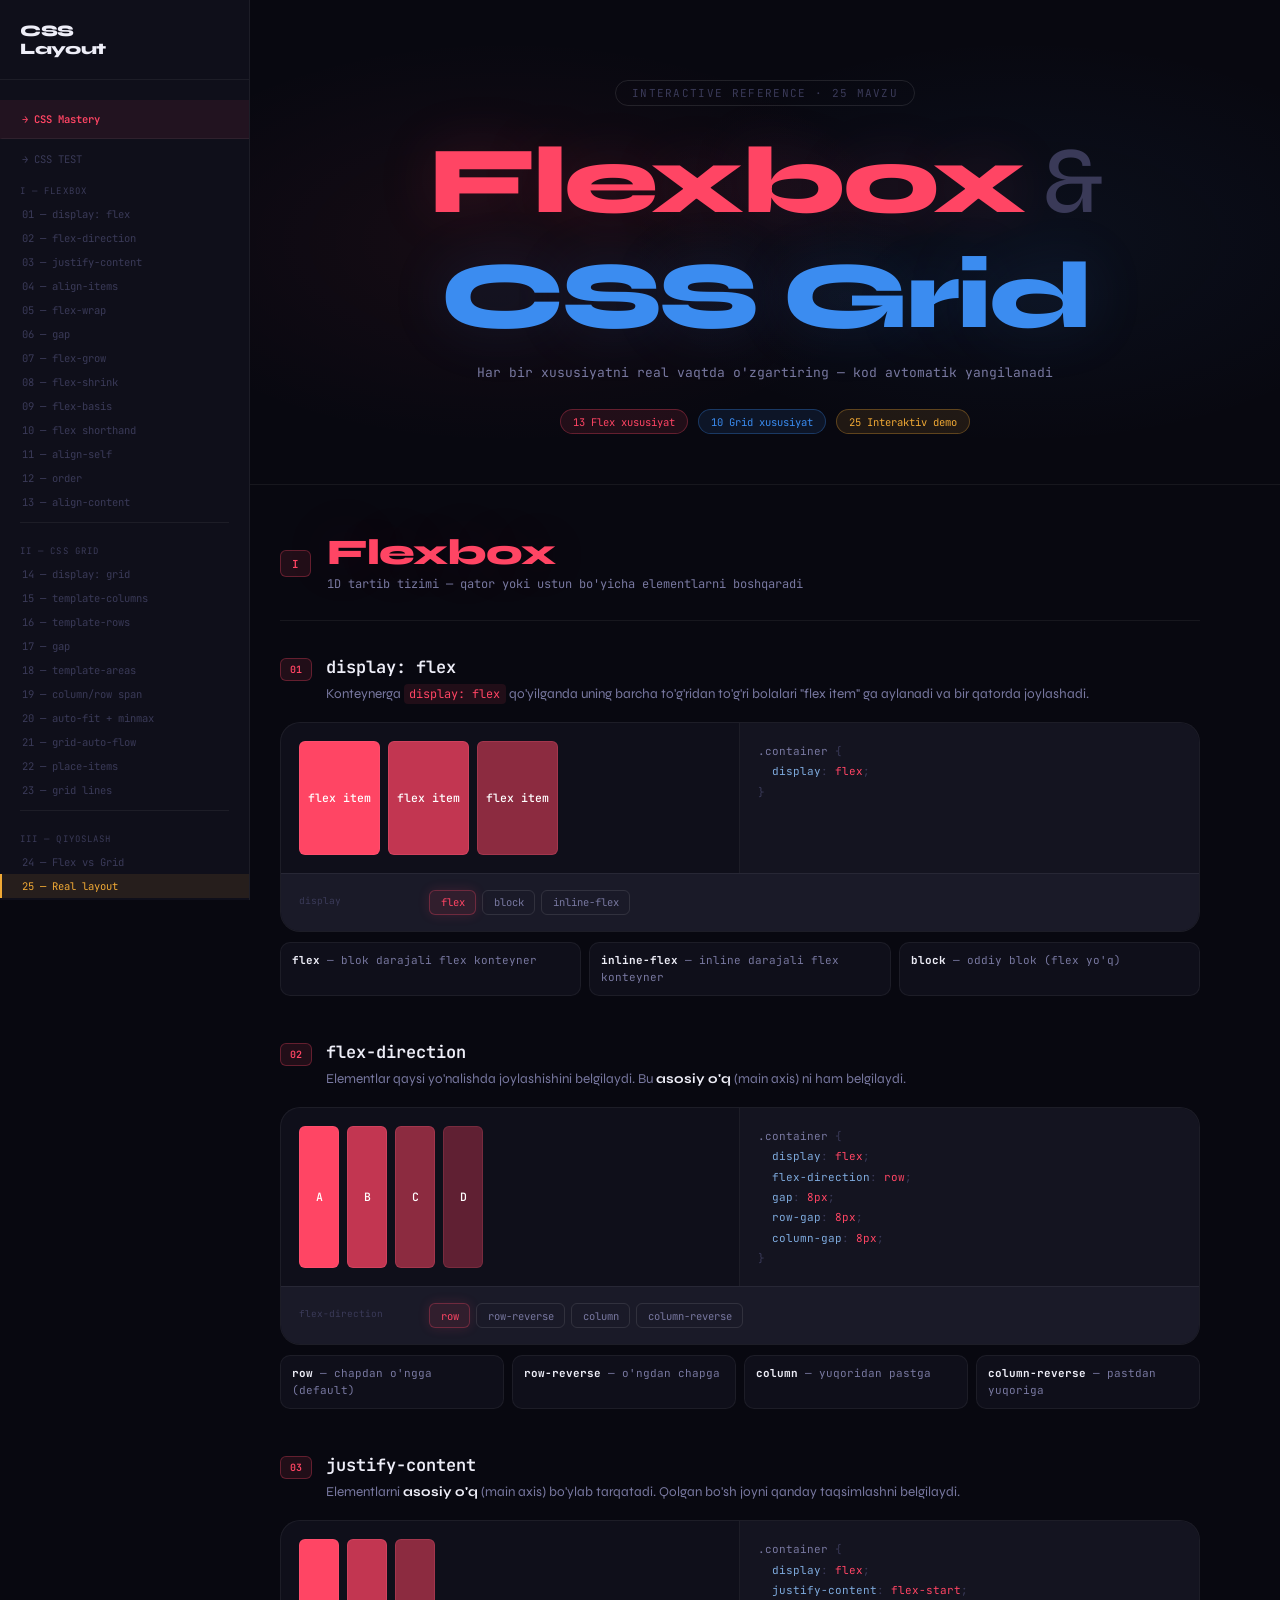
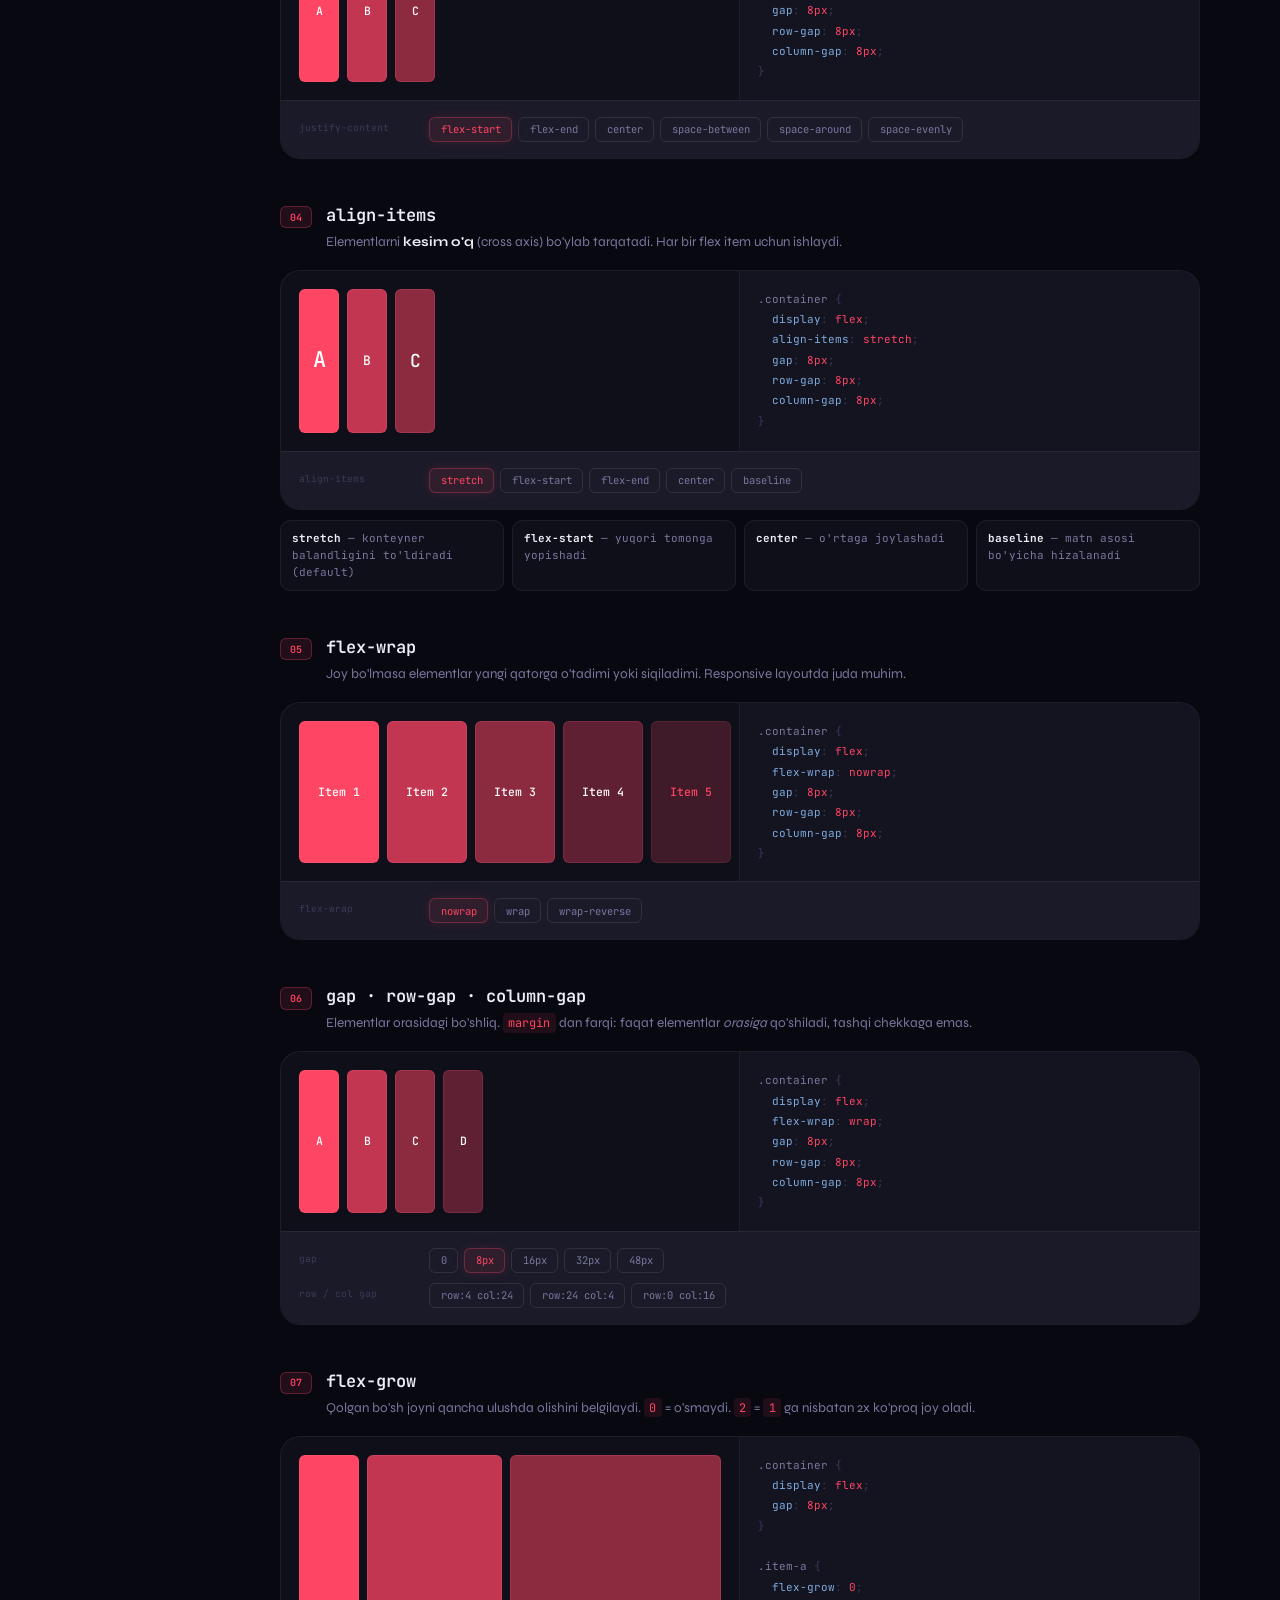
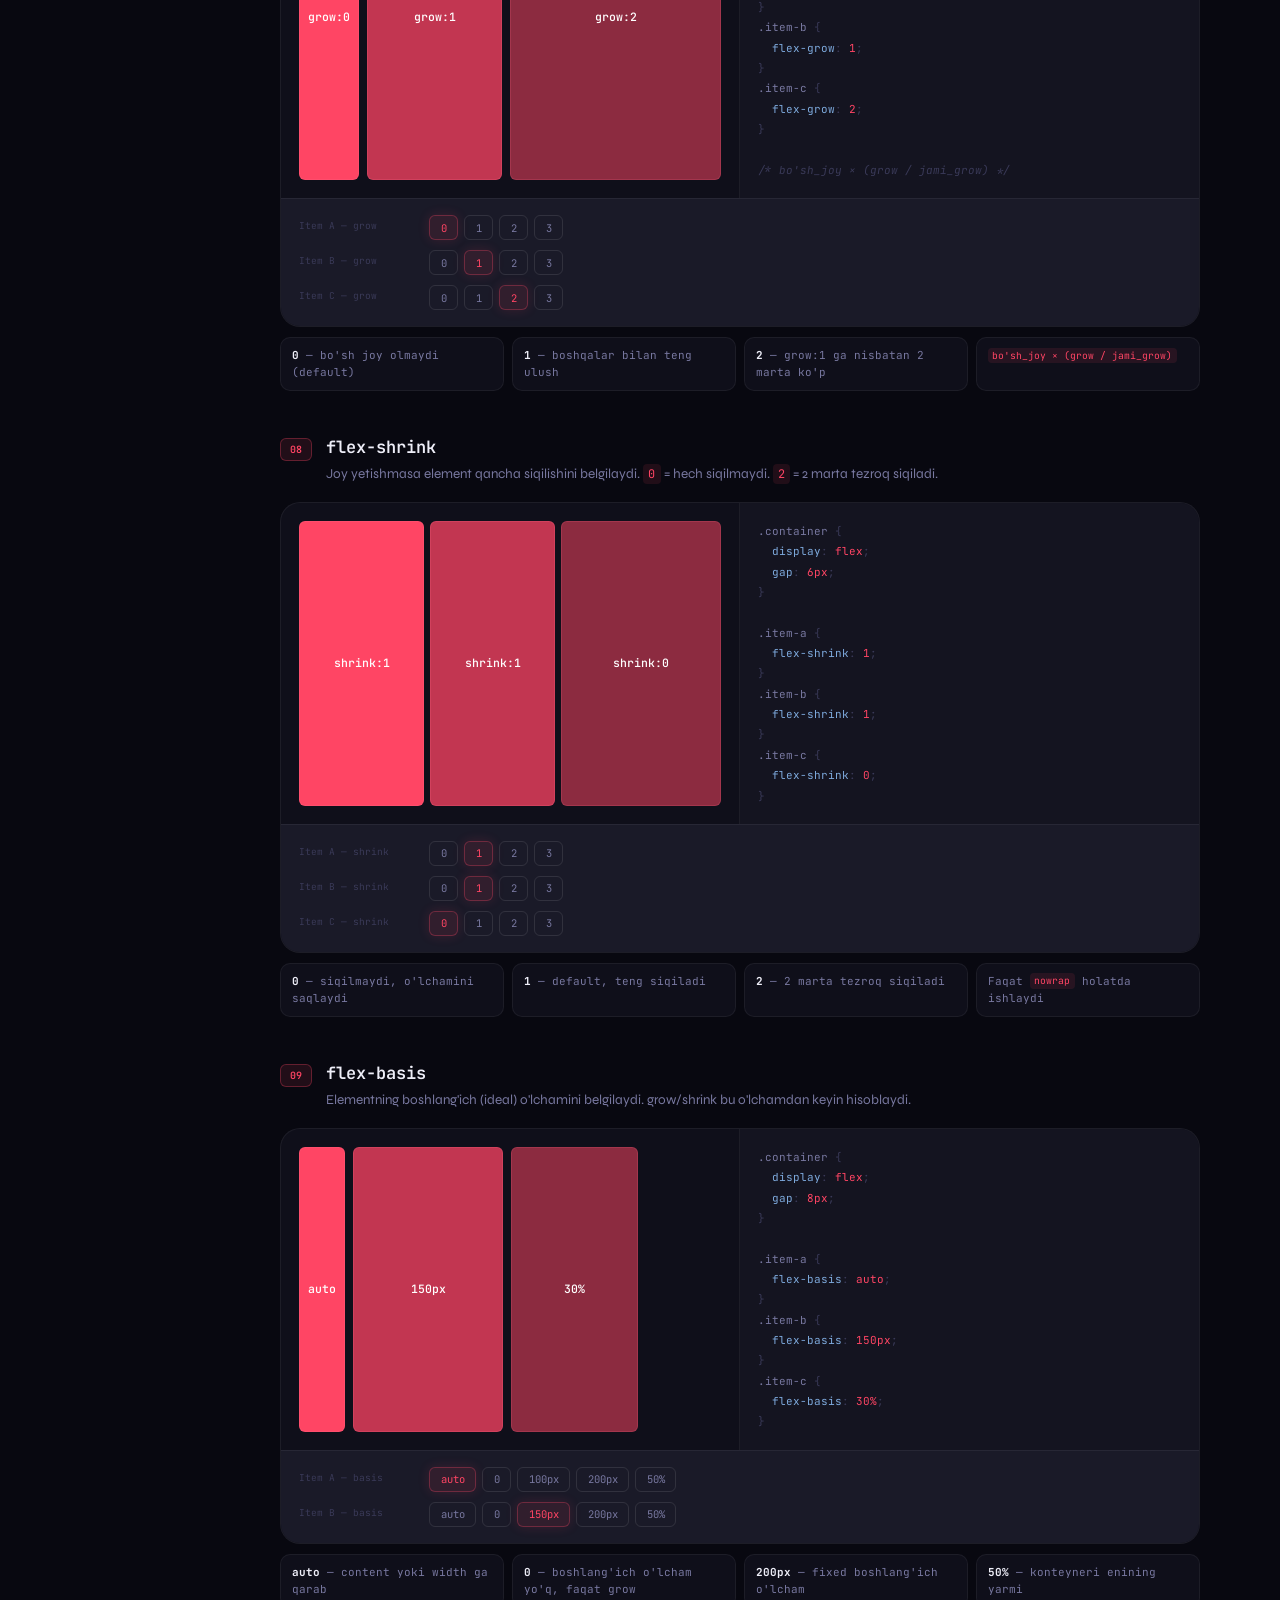
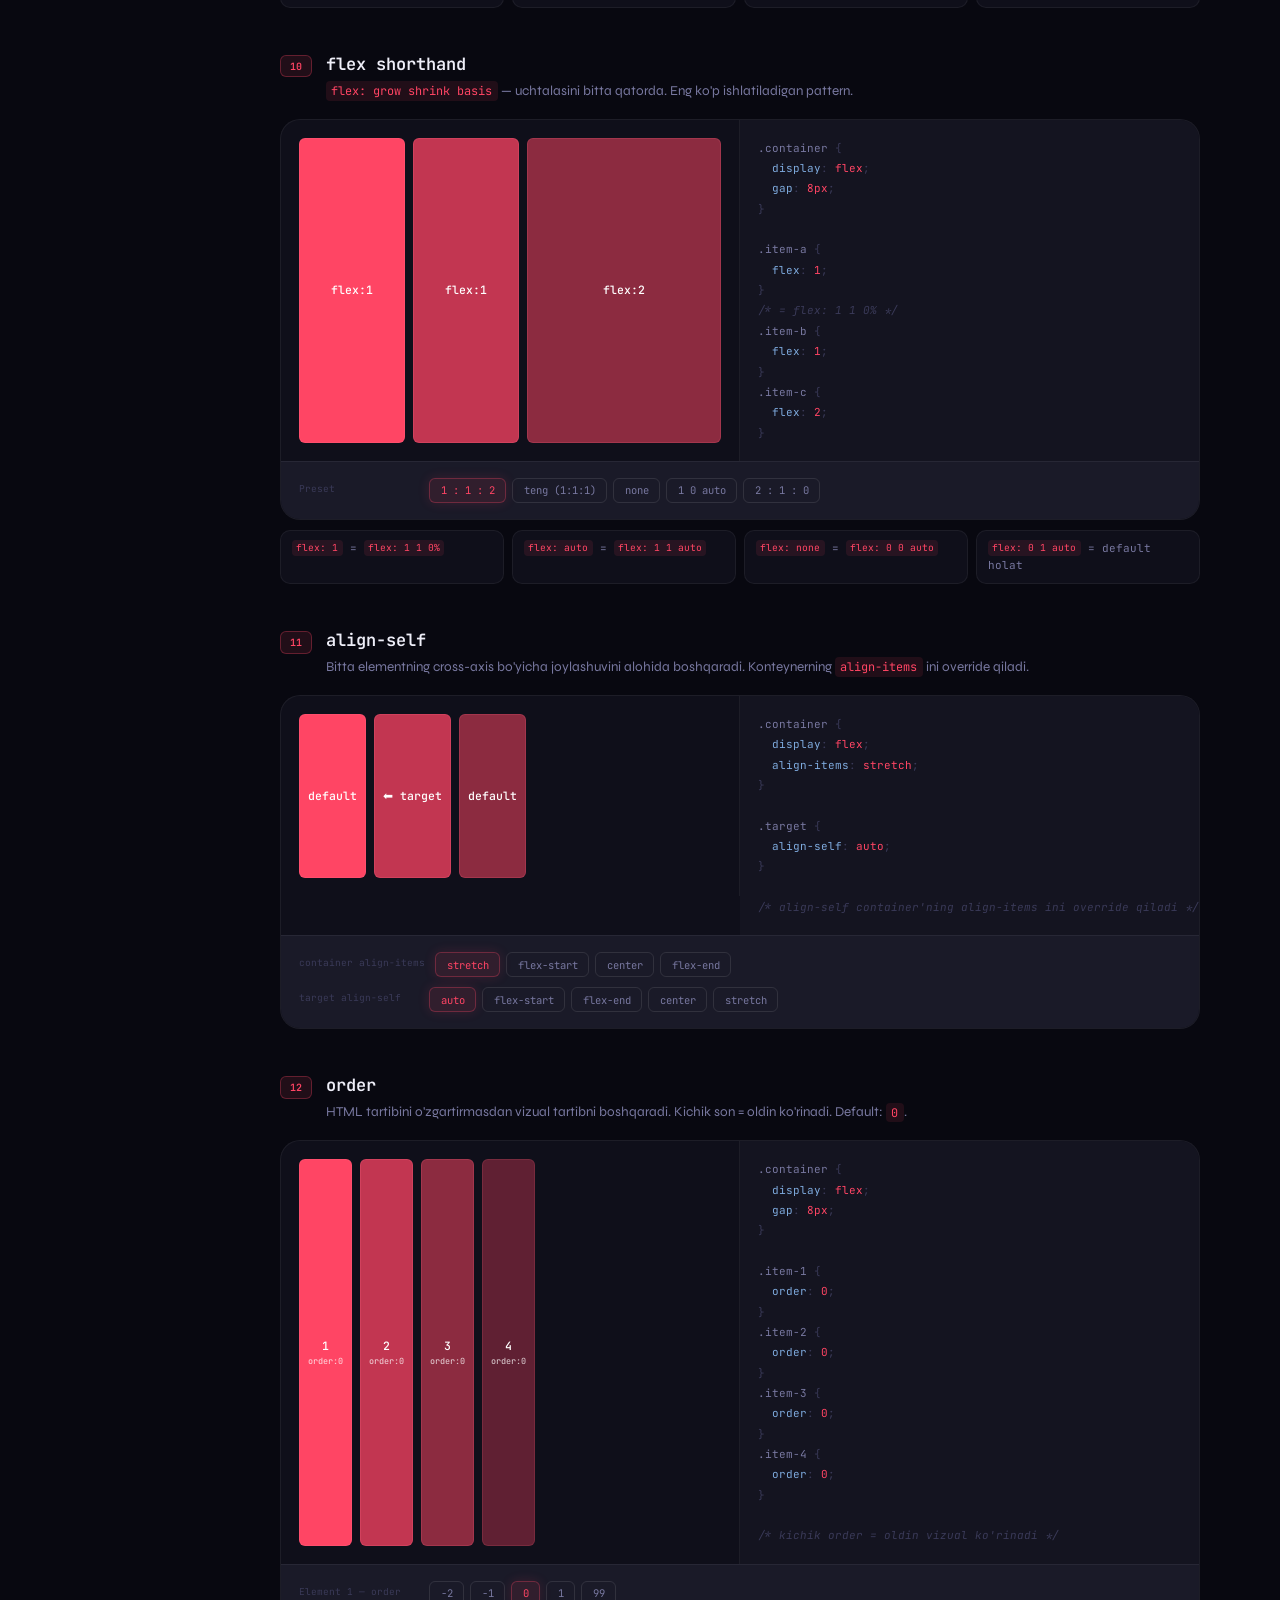
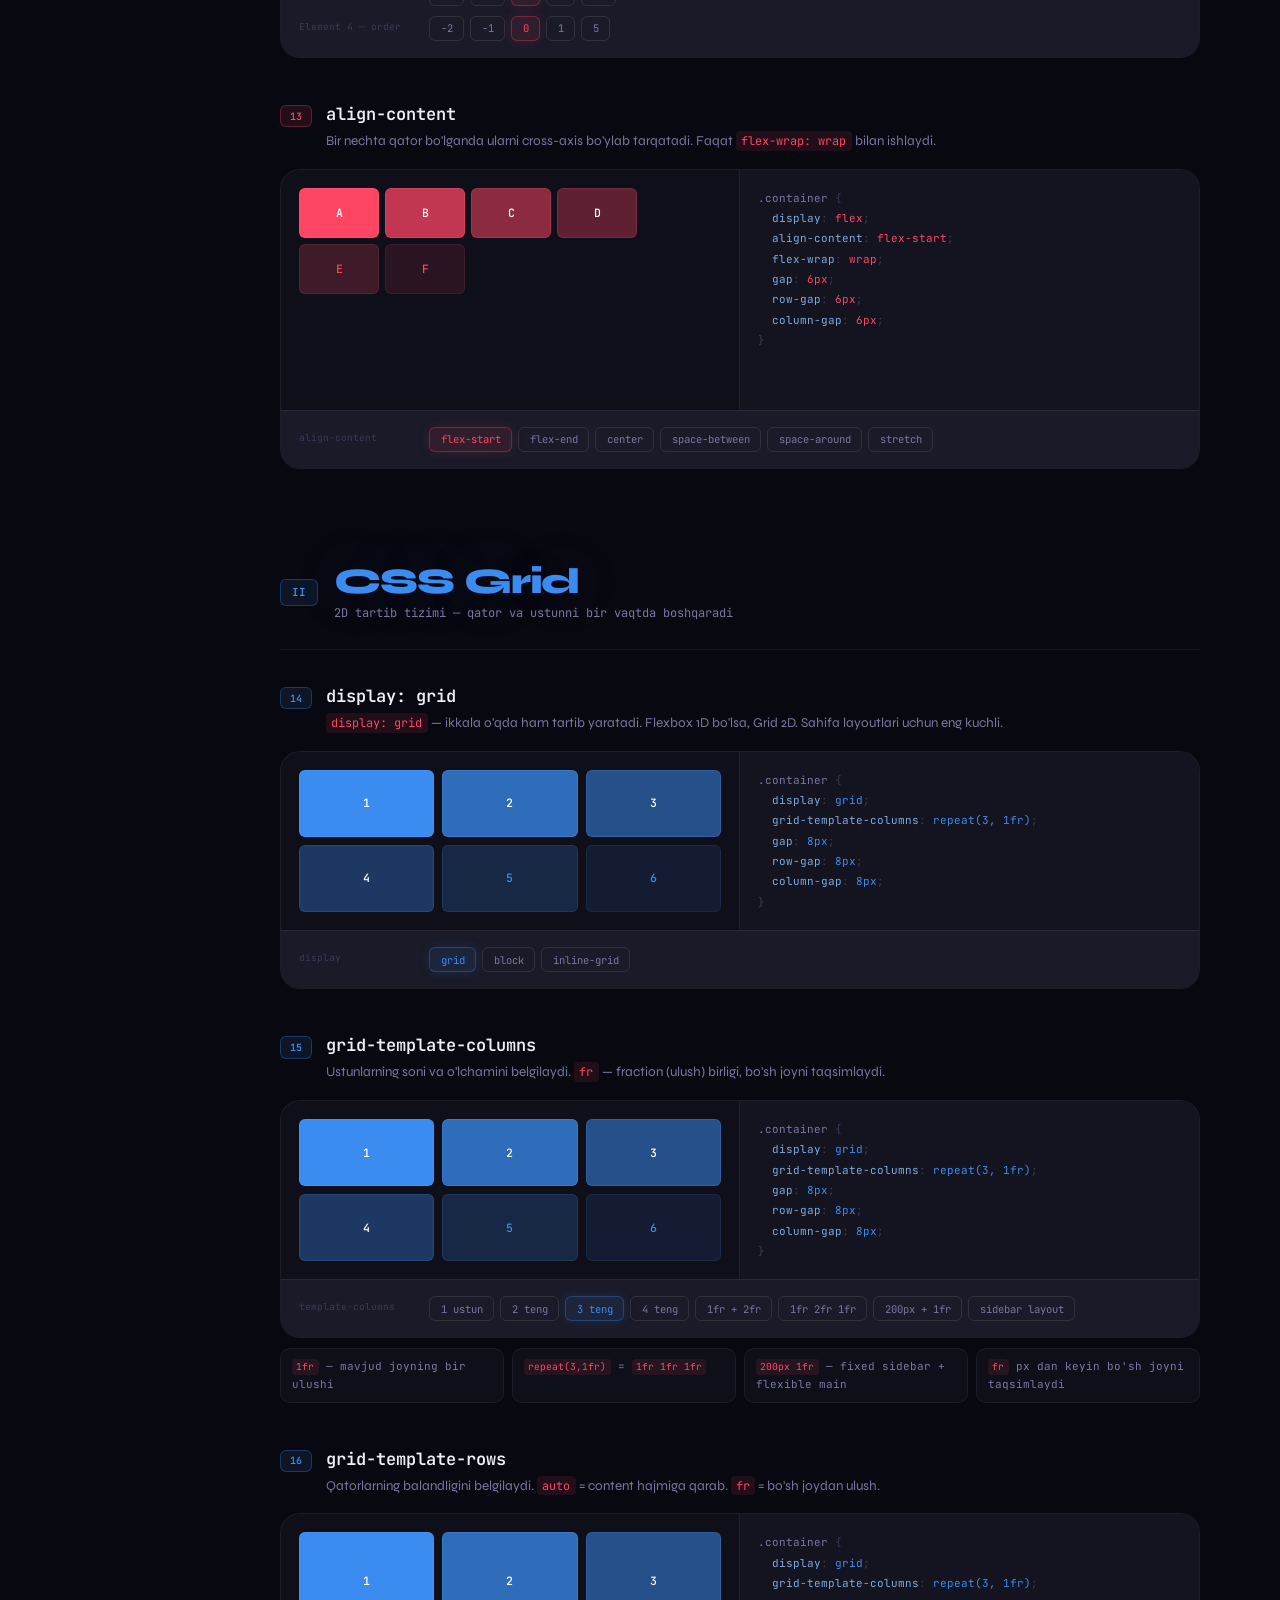
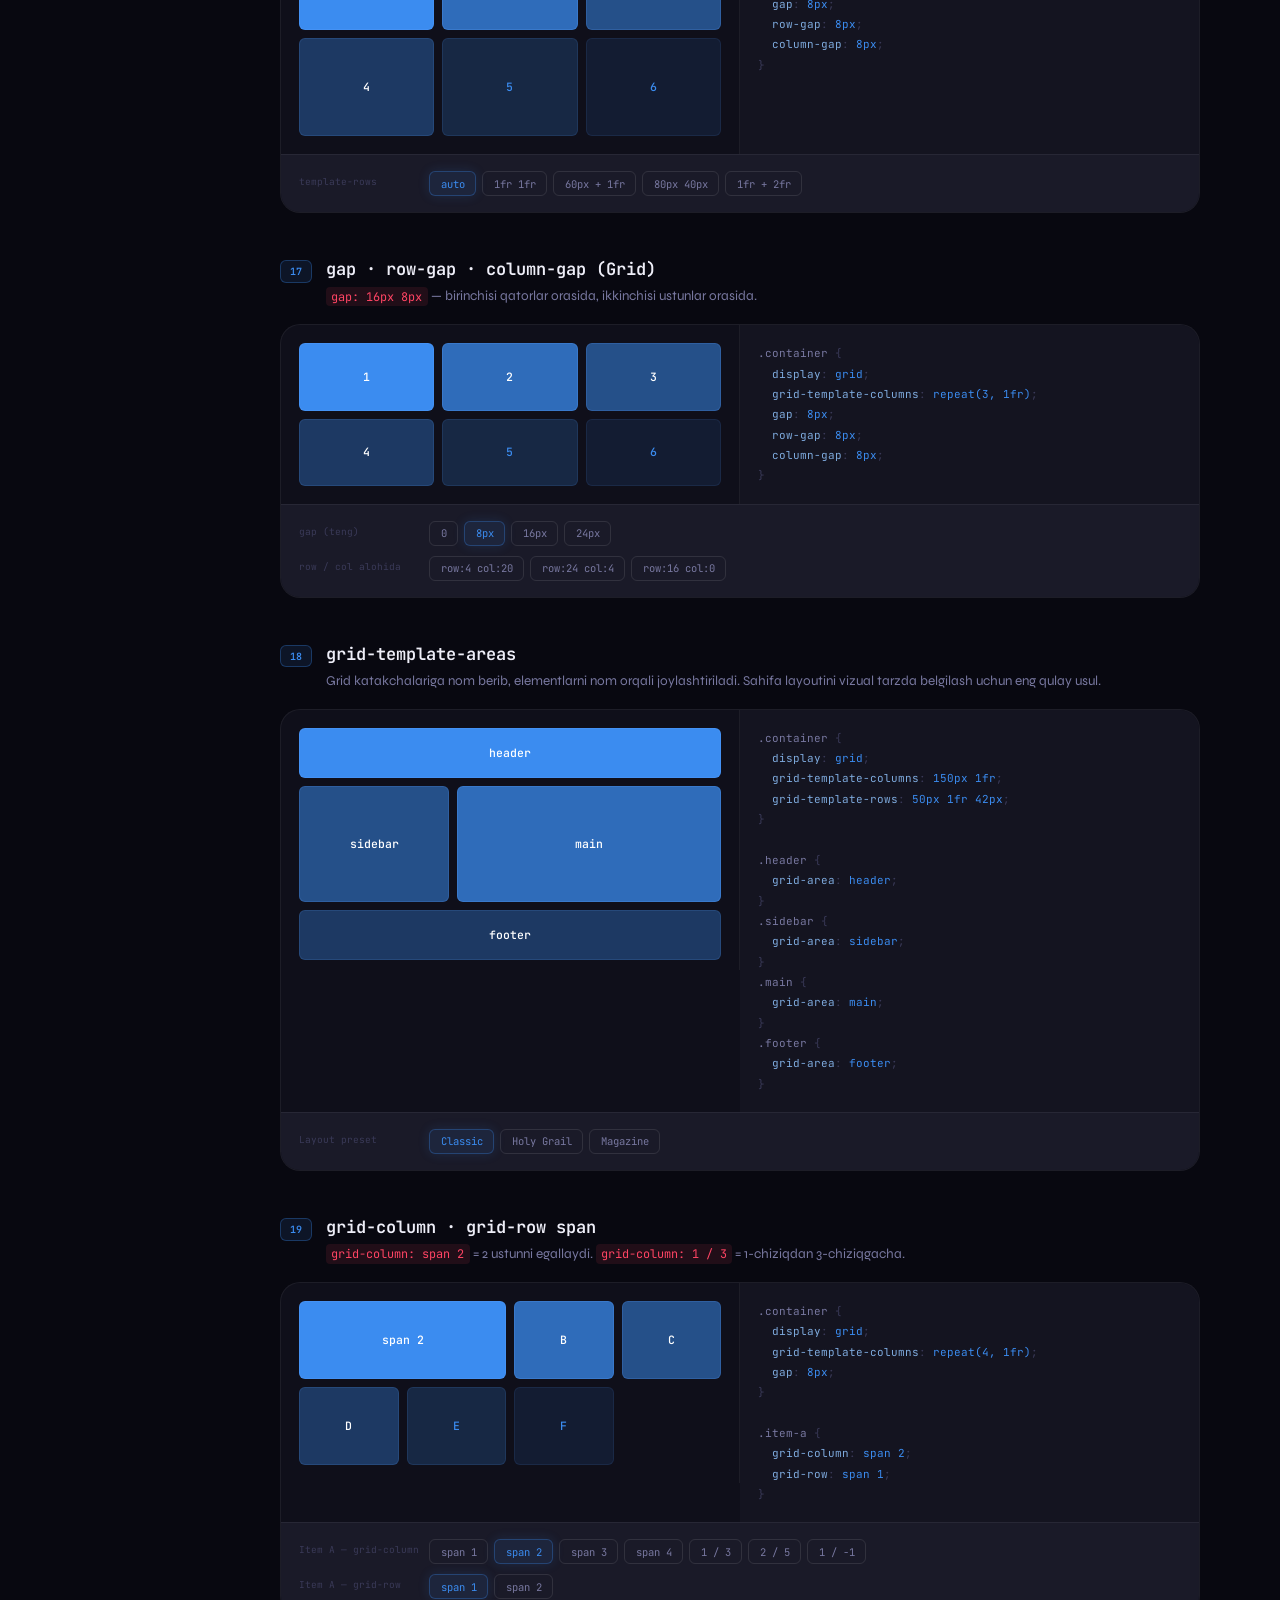
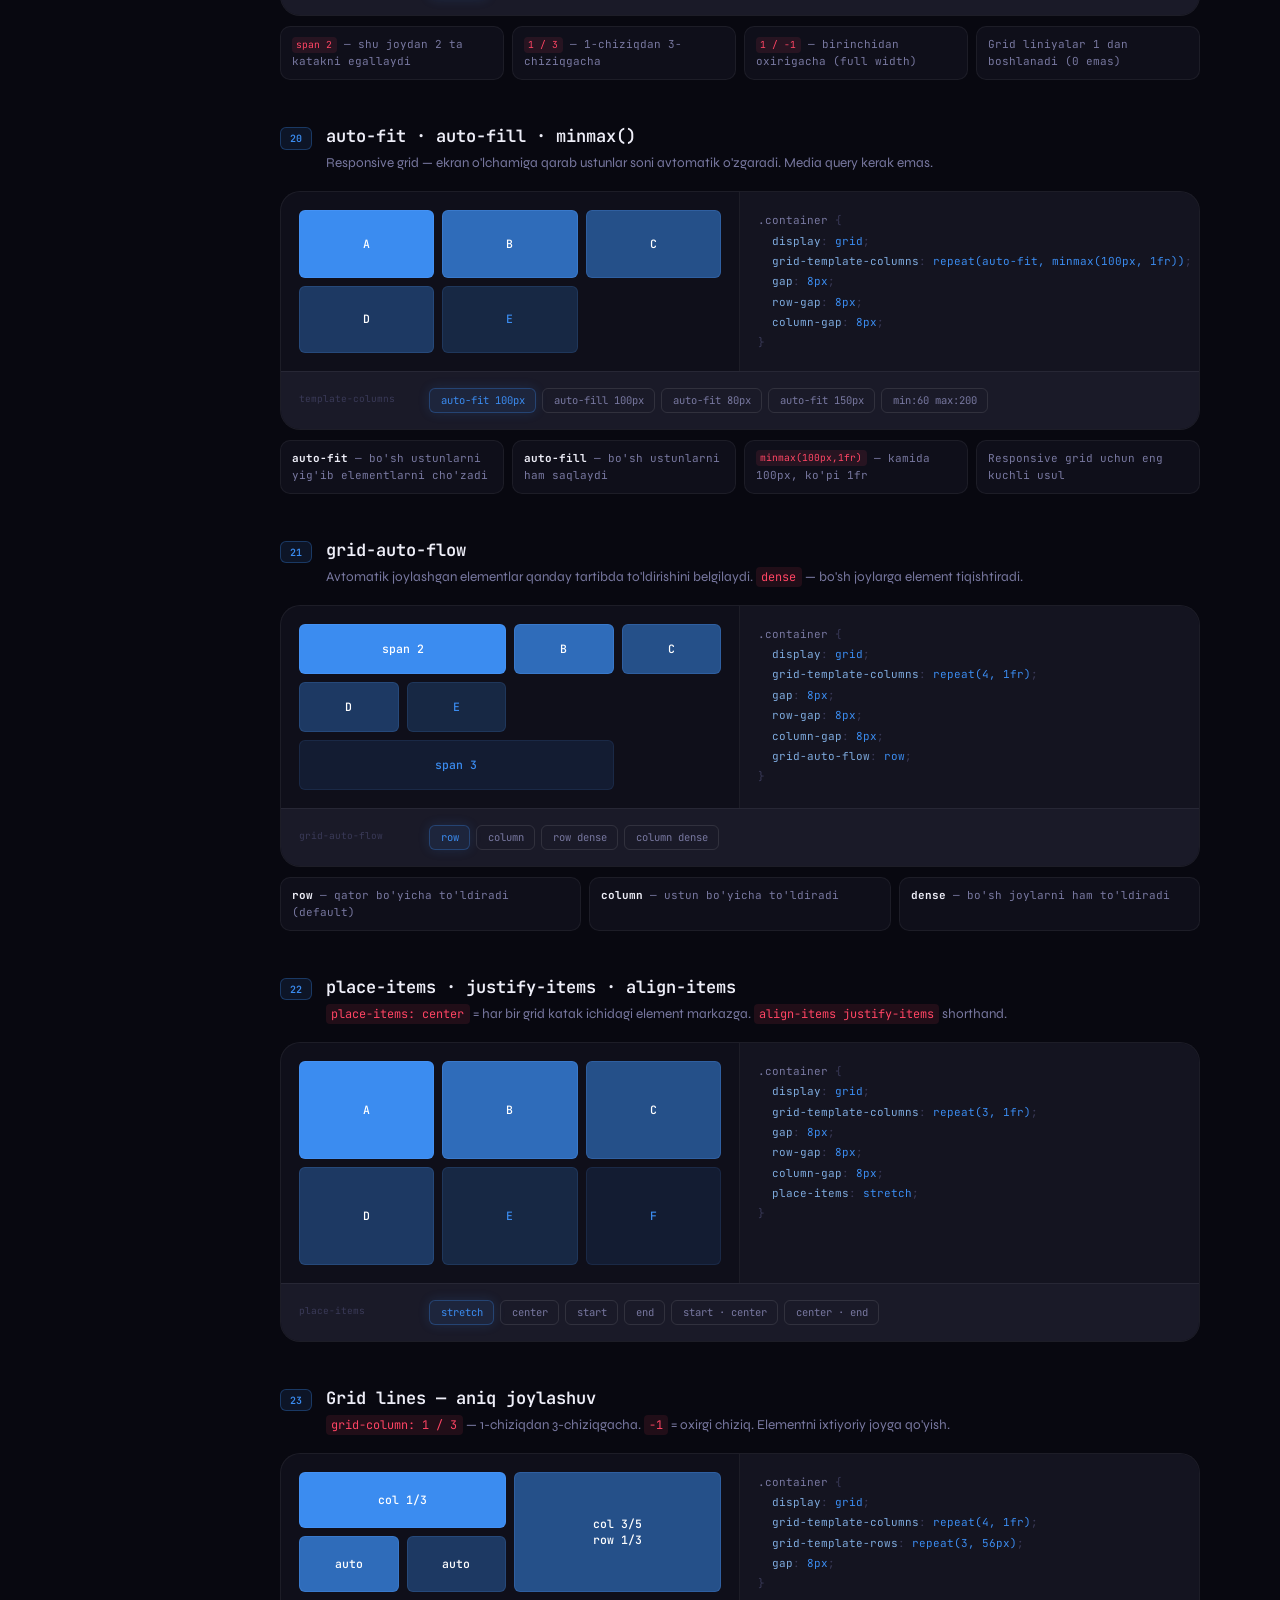
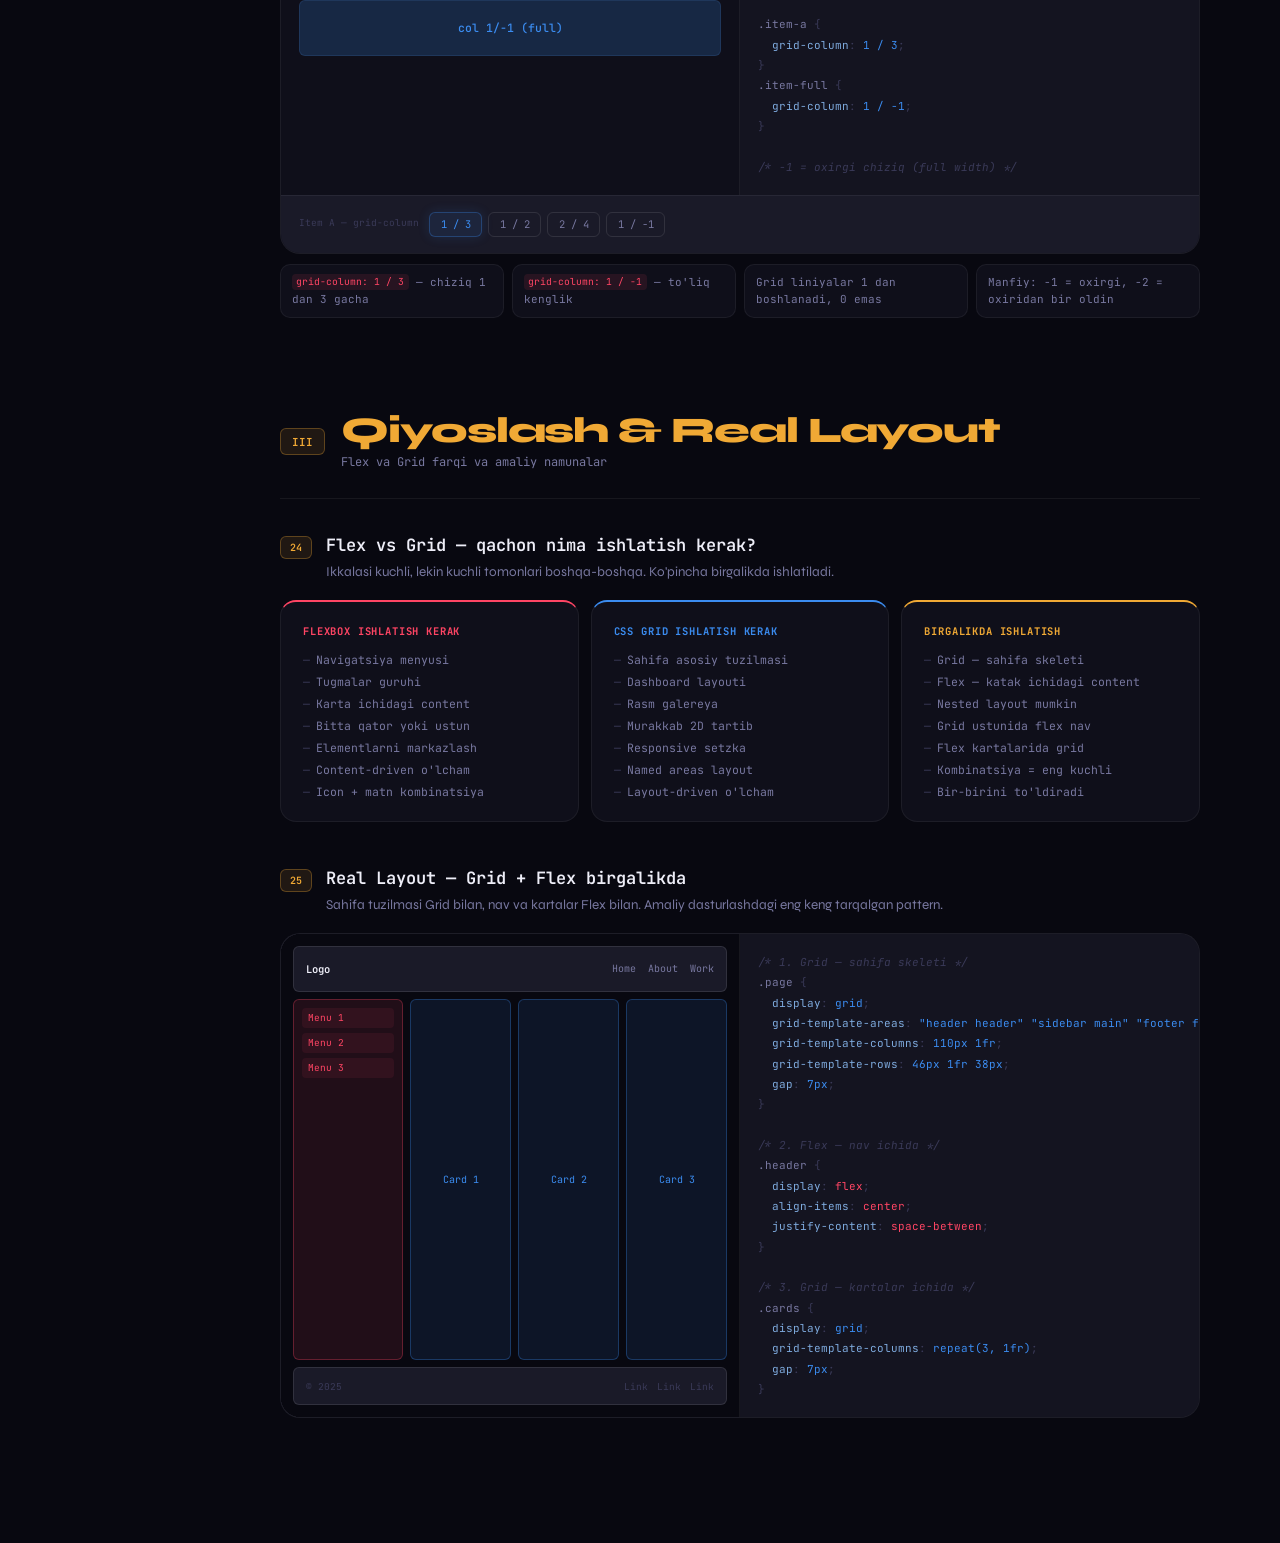
<file: index.html>
<!doctype html>
<html lang="uz">
  <head>
    <meta charset="UTF-8" />
    <meta name="viewport" content="width=device-width, initial-scale=1.0" />
    <title>Flexbox & CSS Grid — Ultra Pro Interactive</title>
    <link rel="preconnect" href="https://fonts.googleapis.com" />
    <link rel="preconnect" href="https://fonts.gstatic.com" crossorigin />
    <link
      href="https://fonts.googleapis.com/css2?family=JetBrains+Mono:wght@400;500;600&family=Syne:wght@500;700;800&display=swap"
      rel="stylesheet"
    />
    <link rel="stylesheet" href="css/styles.css" />
  </head>
  <body>
    <!-- SIDEBAR -->
    <nav class="sidebar" id="sidebar">
      <div class="sidebar__logo">CSS<br />Layout</div>
      <ul class="sidebar__list">
        <ul class="sidebar__list">
  <li><a href="main.html" class="sidebar__link sidebar__link--mastery">→ CSS Mastery</a></li>
  <li><a href="test.html" class="sidebar__link">→ CSS TEST</a></li>
        <li class="sidebar__chapter">I — Flexbox</li>
        <li>
          <a href="#s01" class="sidebar__link" data-sec="flex"
            >01 — display: flex</a
          >
        </li>
        <li>
          <a href="#s02" class="sidebar__link" data-sec="flex"
            >02 — flex-direction</a
          >
        </li>
        <li>
          <a href="#s03" class="sidebar__link" data-sec="flex"
            >03 — justify-content</a
          >
        </li>
        <li>
          <a href="#s04" class="sidebar__link" data-sec="flex"
            >04 — align-items</a
          >
        </li>
        <li>
          <a href="#s05" class="sidebar__link" data-sec="flex"
            >05 — flex-wrap</a
          >
        </li>
        <li>
          <a href="#s06" class="sidebar__link" data-sec="flex">06 — gap</a>
        </li>
        <li>
          <a href="#s07" class="sidebar__link" data-sec="flex"
            >07 — flex-grow</a
          >
        </li>
        <li>
          <a href="#s08" class="sidebar__link" data-sec="flex"
            >08 — flex-shrink</a
          >
        </li>
        <li>
          <a href="#s09" class="sidebar__link" data-sec="flex"
            >09 — flex-basis</a
          >
        </li>
        <li>
          <a href="#s10" class="sidebar__link" data-sec="flex"
            >10 — flex shorthand</a
          >
        </li>
        <li>
          <a href="#s11" class="sidebar__link" data-sec="flex"
            >11 — align-self</a
          >
        </li>
        <li>
          <a href="#s12" class="sidebar__link" data-sec="flex">12 — order</a>
        </li>
        <li>
          <a href="#s13" class="sidebar__link" data-sec="flex"
            >13 — align-content</a
          >
        </li>
        <li class="sidebar__divider"></li>
        <li class="sidebar__chapter">II — CSS Grid</li>
        <li>
          <a href="#s14" class="sidebar__link" data-sec="grid"
            >14 — display: grid</a
          >
        </li>
        <li>
          <a href="#s15" class="sidebar__link" data-sec="grid"
            >15 — template-columns</a
          >
        </li>
        <li>
          <a href="#s16" class="sidebar__link" data-sec="grid"
            >16 — template-rows</a
          >
        </li>
        <li>
          <a href="#s17" class="sidebar__link" data-sec="grid">17 — gap</a>
        </li>
        <li>
          <a href="#s18" class="sidebar__link" data-sec="grid"
            >18 — template-areas</a
          >
        </li>
        <li>
          <a href="#s19" class="sidebar__link" data-sec="grid"
            >19 — column/row span</a
          >
        </li>
        <li>
          <a href="#s20" class="sidebar__link" data-sec="grid"
            >20 — auto-fit + minmax</a
          >
        </li>
        <li>
          <a href="#s21" class="sidebar__link" data-sec="grid"
            >21 — grid-auto-flow</a
          >
        </li>
        <li>
          <a href="#s22" class="sidebar__link" data-sec="grid"
            >22 — place-items</a
          >
        </li>
        <li>
          <a href="#s23" class="sidebar__link" data-sec="grid"
            >23 — grid lines</a
          >
        </li>
        <li class="sidebar__divider"></li>
        <li class="sidebar__chapter">III — Qiyoslash</li>
        <li>
          <a href="#s24" class="sidebar__link" data-sec="both"
            >24 — Flex vs Grid</a
          >
        </li>
        <li>
          <a href="#s25" class="sidebar__link" data-sec="both"
            >25 — Real layout</a
          >
        </li>
      </ul>
    </nav>

    <!-- HAMBURGER -->
    <button class="hamburger" id="hamburger" aria-label="Menu">
      <span></span><span></span><span></span>
    </button>

    <!-- MAIN -->
    <div class="main-wrap">
      <!-- HERO -->
      <header class="hero">
        <div class="hero__badge">Interactive Reference · 25 mavzu</div>
        <h1 class="hero__title">
          <span class="c-flex">Flexbox</span>
          <span class="c-dim">&amp;</span>
          <span class="c-grid">CSS Grid</span>
        </h1>
        <p class="hero__sub">
          Har bir xususiyatni real vaqtda o'zgartiring — kod avtomatik
          yangilanadi
        </p>
        <div class="hero__pills">
          <span class="pill pill--flex">13 Flex xususiyat</span>
          <span class="pill pill--grid">10 Grid xususiyat</span>
          <span class="pill pill--both">25 Interaktiv demo</span>
        </div>
      </header>

      <main class="content">
        <!-- ══════ CHAPTER I ══════ -->
        <div class="chapter" id="chapter-flex">
          <span class="chapter__badge chapter__badge--flex">I</span>
          <div>
            <h2 class="chapter__title c-flex">Flexbox</h2>
            <p class="chapter__desc">
              1D tartib tizimi — qator yoki ustun bo'yicha elementlarni
              boshqaradi
            </p>
          </div>
        </div>

        <!-- S01 -->
        <section class="ds" id="s01">
          <div class="ds__head">
            <span class="ds__num ds__num--flex">01</span>
            <div>
              <h3 class="ds__title">display: flex</h3>
              <p class="ds__desc">
                Konteynerga <code>display: flex</code> qo'yilganda uning barcha
                to'g'ridan to'g'ri bolalari "flex item" ga aylanadi va bir
                qatorda joylashadi.
              </p>
            </div>
          </div>
          <div class="card">
            <div class="card__demo">
              <div class="stage" id="s01-stage" style="display: flex; gap: 8px">
                <div class="box bf b0">flex item</div>
                <div class="box bf b1">flex item</div>
                <div class="box bf b2">flex item</div>
              </div>
              <pre class="code" id="s01-code"></pre>
            </div>
            <div class="card__ctrl">
              <div class="ctrl-row">
                <span class="ctrl-lbl">display</span>
                <div class="ctrl-btns">
                  <button
                    class="btn btn-f active"
                    onclick="
                      setStyle('s01-stage', 'display', 'flex', this);
                      renderCode('s01', { display: 'flex' });
                    "
                  >
                    flex
                  </button>
                  <button
                    class="btn btn-f"
                    onclick="
                      setStyle('s01-stage', 'display', 'block', this);
                      renderCode('s01', { display: 'block' });
                    "
                  >
                    block
                  </button>
                  <button
                    class="btn btn-f"
                    onclick="
                      setStyle('s01-stage', 'display', 'inline-flex', this);
                      renderCode('s01', { display: 'inline-flex' });
                    "
                  >
                    inline-flex
                  </button>
                </div>
              </div>
            </div>
          </div>
          <div class="tips">
            <div class="tip">
              <strong>flex</strong> — blok darajali flex konteyner
            </div>
            <div class="tip">
              <strong>inline-flex</strong> — inline darajali flex konteyner
            </div>
            <div class="tip">
              <strong>block</strong> — oddiy blok (flex yo'q)
            </div>
          </div>
        </section>

        <!-- S02 -->
        <section class="ds" id="s02">
          <div class="ds__head">
            <span class="ds__num ds__num--flex">02</span>
            <div>
              <h3 class="ds__title">flex-direction</h3>
              <p class="ds__desc">
                Elementlar qaysi yo'nalishda joylashishini belgilaydi. Bu
                <strong>asosiy o'q</strong> (main axis) ni ham belgilaydi.
              </p>
            </div>
          </div>
          <div class="card">
            <div class="card__demo">
              <div
                class="stage"
                id="s02-stage"
                style="display: flex; flex-direction: row; gap: 8px"
              >
                <div class="box bf b0">A</div>
                <div class="box bf b1">B</div>
                <div class="box bf b2">C</div>
                <div class="box bf b3">D</div>
              </div>
              <pre class="code" id="s02-code"></pre>
            </div>
            <div class="card__ctrl">
              <div class="ctrl-row">
                <span class="ctrl-lbl">flex-direction</span>
                <div
                  class="ctrl-btns"
                  data-stage="s02-stage"
                  data-code="s02"
                  data-css="flexDirection"
                  data-type="f"
                >
                  <button class="btn btn-f active" data-val="row">row</button>
                  <button class="btn btn-f" data-val="row-reverse">
                    row-reverse
                  </button>
                  <button class="btn btn-f" data-val="column">column</button>
                  <button class="btn btn-f" data-val="column-reverse">
                    column-reverse
                  </button>
                </div>
              </div>
            </div>
          </div>
          <div class="tips">
            <div class="tip">
              <strong>row</strong> — chapdan o'ngga (default)
            </div>
            <div class="tip"><strong>row-reverse</strong> — o'ngdan chapga</div>
            <div class="tip"><strong>column</strong> — yuqoridan pastga</div>
            <div class="tip">
              <strong>column-reverse</strong> — pastdan yuqoriga
            </div>
          </div>
        </section>

        <!-- S03 -->
        <section class="ds" id="s03">
          <div class="ds__head">
            <span class="ds__num ds__num--flex">03</span>
            <div>
              <h3 class="ds__title">justify-content</h3>
              <p class="ds__desc">
                Elementlarni <strong>asosiy o'q</strong> (main axis) bo'ylab
                tarqatadi. Qolgan bo'sh joyni qanday taqsimlashni belgilaydi.
              </p>
            </div>
          </div>
          <div class="card">
            <div class="card__demo">
              <div
                class="stage stage--h"
                id="s03-stage"
                style="display: flex; justify-content: flex-start; gap: 8px"
              >
                <div class="box bf b0">A</div>
                <div class="box bf b1">B</div>
                <div class="box bf b2">C</div>
              </div>
              <pre class="code" id="s03-code"></pre>
            </div>
            <div class="card__ctrl">
              <div class="ctrl-row">
                <span class="ctrl-lbl">justify-content</span>
                <div
                  class="ctrl-btns"
                  data-stage="s03-stage"
                  data-code="s03"
                  data-css="justifyContent"
                  data-type="f"
                >
                  <button class="btn btn-f active" data-val="flex-start">
                    flex-start
                  </button>
                  <button class="btn btn-f" data-val="flex-end">
                    flex-end
                  </button>
                  <button class="btn btn-f" data-val="center">center</button>
                  <button class="btn btn-f" data-val="space-between">
                    space-between
                  </button>
                  <button class="btn btn-f" data-val="space-around">
                    space-around
                  </button>
                  <button class="btn btn-f" data-val="space-evenly">
                    space-evenly
                  </button>
                </div>
              </div>
            </div>
          </div>
        </section>

        <!-- S04 -->
        <section class="ds" id="s04">
          <div class="ds__head">
            <span class="ds__num ds__num--flex">04</span>
            <div>
              <h3 class="ds__title">align-items</h3>
              <p class="ds__desc">
                Elementlarni <strong>kesim o'q</strong> (cross axis) bo'ylab
                tarqatadi. Har bir flex item uchun ishlaydi.
              </p>
            </div>
          </div>
          <div class="card">
            <div class="card__demo">
              <div
                class="stage stage--tall"
                id="s04-stage"
                style="
                  display: flex;
                  align-items: stretch;
                  gap: 8px;
                  height: 180px;
                "
              >
                <div class="box bf b0" style="font-size: 2.2rem">A</div>
                <div class="box bf b1" style="font-size: 1.3rem">B</div>
                <div class="box bf b2" style="font-size: 1.8rem">C</div>
              </div>
              <pre class="code" id="s04-code"></pre>
            </div>
            <div class="card__ctrl">
              <div class="ctrl-row">
                <span class="ctrl-lbl">align-items</span>
                <div
                  class="ctrl-btns"
                  data-stage="s04-stage"
                  data-code="s04"
                  data-css="alignItems"
                  data-type="f"
                >
                  <button class="btn btn-f active" data-val="stretch">
                    stretch
                  </button>
                  <button class="btn btn-f" data-val="flex-start">
                    flex-start
                  </button>
                  <button class="btn btn-f" data-val="flex-end">
                    flex-end
                  </button>
                  <button class="btn btn-f" data-val="center">center</button>
                  <button class="btn btn-f" data-val="baseline">
                    baseline
                  </button>
                </div>
              </div>
            </div>
          </div>
          <div class="tips">
            <div class="tip">
              <strong>stretch</strong> — konteyner balandligini to'ldiradi
              (default)
            </div>
            <div class="tip">
              <strong>flex-start</strong> — yuqori tomonga yopishadi
            </div>
            <div class="tip"><strong>center</strong> — o'rtaga joylashadi</div>
            <div class="tip">
              <strong>baseline</strong> — matn asosi bo'yicha hizalanadi
            </div>
          </div>
        </section>

        <!-- S05 -->
        <section class="ds" id="s05">
          <div class="ds__head">
            <span class="ds__num ds__num--flex">05</span>
            <div>
              <h3 class="ds__title">flex-wrap</h3>
              <p class="ds__desc">
                Joy bo'lmasa elementlar yangi qatorga o'tadimi yoki siqiladimi.
                Responsive layoutda juda muhim.
              </p>
            </div>
          </div>
          <div class="card">
            <div class="card__demo">
              <div
                class="stage"
                id="s05-stage"
                style="display: flex; flex-wrap: nowrap; gap: 8px"
              >
                <div class="box bf b0" style="min-width: 80px">Item 1</div>
                <div class="box bf b1" style="min-width: 80px">Item 2</div>
                <div class="box bf b2" style="min-width: 80px">Item 3</div>
                <div class="box bf b3" style="min-width: 80px">Item 4</div>
                <div class="box bf b4" style="min-width: 80px">Item 5</div>
                <div class="box bf b5" style="min-width: 80px">Item 6</div>
              </div>
              <pre class="code" id="s05-code"></pre>
            </div>
            <div class="card__ctrl">
              <div class="ctrl-row">
                <span class="ctrl-lbl">flex-wrap</span>
                <div
                  class="ctrl-btns"
                  data-stage="s05-stage"
                  data-code="s05"
                  data-css="flexWrap"
                  data-type="f"
                >
                  <button class="btn btn-f active" data-val="nowrap">
                    nowrap
                  </button>
                  <button class="btn btn-f" data-val="wrap">wrap</button>
                  <button class="btn btn-f" data-val="wrap-reverse">
                    wrap-reverse
                  </button>
                </div>
              </div>
            </div>
          </div>
        </section>

        <!-- S06 -->
        <section class="ds" id="s06">
          <div class="ds__head">
            <span class="ds__num ds__num--flex">06</span>
            <div>
              <h3 class="ds__title">gap · row-gap · column-gap</h3>
              <p class="ds__desc">
                Elementlar orasidagi bo'shliq. <code>margin</code> dan farqi:
                faqat elementlar <em>orasiga</em> qo'shiladi, tashqi chekkaga
                emas.
              </p>
            </div>
          </div>
          <div class="card">
            <div class="card__demo">
              <div
                class="stage"
                id="s06-stage"
                style="display: flex; gap: 8px; flex-wrap: wrap"
              >
                <div class="box bf b0">A</div>
                <div class="box bf b1">B</div>
                <div class="box bf b2">C</div>
                <div class="box bf b3">D</div>
              </div>
              <pre class="code" id="s06-code"></pre>
            </div>
            <div class="card__ctrl">
              <div class="ctrl-row">
                <span class="ctrl-lbl">gap</span>
                <div
                  class="ctrl-btns"
                  data-stage="s06-stage"
                  data-code="s06"
                  data-css="gap"
                  data-type="f"
                >
                  <button class="btn btn-f" data-val="0px">0</button>
                  <button class="btn btn-f active" data-val="8px">8px</button>
                  <button class="btn btn-f" data-val="16px">16px</button>
                  <button class="btn btn-f" data-val="32px">32px</button>
                  <button class="btn btn-f" data-val="48px">48px</button>
                </div>
              </div>
              <div class="ctrl-row">
                <span class="ctrl-lbl">row / col gap</span>
                <div
                  class="ctrl-btns"
                  data-stage="s06-stage"
                  data-code="s06"
                  data-css="rowcol"
                  data-type="f"
                >
                  <button class="btn btn-f" data-val="4px|24px">
                    row:4 col:24
                  </button>
                  <button class="btn btn-f" data-val="24px|4px">
                    row:24 col:4
                  </button>
                  <button class="btn btn-f" data-val="0px|16px">
                    row:0 col:16
                  </button>
                </div>
              </div>
            </div>
          </div>
        </section>

        <!-- S07 flex-grow -->
        <section class="ds" id="s07">
          <div class="ds__head">
            <span class="ds__num ds__num--flex">07</span>
            <div>
              <h3 class="ds__title">flex-grow</h3>
              <p class="ds__desc">
                Qolgan bo'sh joyni qancha ulushda olishini belgilaydi.
                <code>0</code> = o'smaydi. <code>2</code> = <code>1</code> ga
                nisbatan 2x ko'proq joy oladi.
              </p>
            </div>
          </div>
          <div class="card">
            <div class="card__demo">
              <div class="stage" id="s07-stage" style="display: flex; gap: 8px">
                <div class="box bf b0" id="s07a" style="flex-grow: 0">
                  grow:0
                </div>
                <div class="box bf b1" id="s07b" style="flex-grow: 1">
                  grow:1
                </div>
                <div class="box bf b2" id="s07c" style="flex-grow: 2">
                  grow:2
                </div>
              </div>
              <pre class="code" id="s07-code"></pre>
            </div>
            <div class="card__ctrl">
              <div class="ctrl-row">
                <span class="ctrl-lbl">Item A — grow</span>
                <div
                  class="ctrl-btns"
                  data-item="s07a"
                  data-css="flexGrow"
                  data-label="grow"
                  data-code="s07"
                  data-type="grow"
                >
                  <button class="btn btn-f active" data-val="0">0</button>
                  <button class="btn btn-f" data-val="1">1</button>
                  <button class="btn btn-f" data-val="2">2</button>
                  <button class="btn btn-f" data-val="3">3</button>
                </div>
              </div>
              <div class="ctrl-row">
                <span class="ctrl-lbl">Item B — grow</span>
                <div
                  class="ctrl-btns"
                  data-item="s07b"
                  data-css="flexGrow"
                  data-label="grow"
                  data-code="s07"
                  data-type="grow"
                >
                  <button class="btn btn-f" data-val="0">0</button>
                  <button class="btn btn-f active" data-val="1">1</button>
                  <button class="btn btn-f" data-val="2">2</button>
                  <button class="btn btn-f" data-val="3">3</button>
                </div>
              </div>
              <div class="ctrl-row">
                <span class="ctrl-lbl">Item C — grow</span>
                <div
                  class="ctrl-btns"
                  data-item="s07c"
                  data-css="flexGrow"
                  data-label="grow"
                  data-code="s07"
                  data-type="grow"
                >
                  <button class="btn btn-f" data-val="0">0</button>
                  <button class="btn btn-f" data-val="1">1</button>
                  <button class="btn btn-f active" data-val="2">2</button>
                  <button class="btn btn-f" data-val="3">3</button>
                </div>
              </div>
            </div>
          </div>
          <div class="tips">
            <div class="tip">
              <strong>0</strong> — bo'sh joy olmaydi (default)
            </div>
            <div class="tip">
              <strong>1</strong> — boshqalar bilan teng ulush
            </div>
            <div class="tip">
              <strong>2</strong> — grow:1 ga nisbatan 2 marta ko'p
            </div>
            <div class="tip"><code>bo'sh_joy × (grow / jami_grow)</code></div>
          </div>
        </section>

        <!-- S08 flex-shrink -->
        <section class="ds" id="s08">
          <div class="ds__head">
            <span class="ds__num ds__num--flex">08</span>
            <div>
              <h3 class="ds__title">flex-shrink</h3>
              <p class="ds__desc">
                Joy yetishmasa element qancha siqilishini belgilaydi.
                <code>0</code> = hech siqilmaydi. <code>2</code> = 2 marta
                tezroq siqiladi.
              </p>
            </div>
          </div>
          <div class="card">
            <div class="card__demo">
              <div class="stage" id="s08-stage" style="display: flex; gap: 6px">
                <div
                  class="box bf b0"
                  id="s08a"
                  style="flex-shrink: 1; min-width: 120px; width: 160px"
                >
                  shrink:1
                </div>
                <div
                  class="box bf b1"
                  id="s08b"
                  style="flex-shrink: 1; min-width: 120px; width: 160px"
                >
                  shrink:1
                </div>
                <div
                  class="box bf b2"
                  id="s08c"
                  style="flex-shrink: 0; min-width: 120px; width: 160px"
                >
                  shrink:0
                </div>
              </div>
              <pre class="code" id="s08-code"></pre>
            </div>
            <div class="card__ctrl">
              <div class="ctrl-row">
                <span class="ctrl-lbl">Item A — shrink</span>
                <div
                  class="ctrl-btns"
                  data-item="s08a"
                  data-css="flexShrink"
                  data-label="shrink"
                  data-code="s08"
                  data-type="shrink"
                >
                  <button class="btn btn-f" data-val="0">0</button>
                  <button class="btn btn-f active" data-val="1">1</button>
                  <button class="btn btn-f" data-val="2">2</button>
                  <button class="btn btn-f" data-val="3">3</button>
                </div>
              </div>
              <div class="ctrl-row">
                <span class="ctrl-lbl">Item B — shrink</span>
                <div
                  class="ctrl-btns"
                  data-item="s08b"
                  data-css="flexShrink"
                  data-label="shrink"
                  data-code="s08"
                  data-type="shrink"
                >
                  <button class="btn btn-f" data-val="0">0</button>
                  <button class="btn btn-f active" data-val="1">1</button>
                  <button class="btn btn-f" data-val="2">2</button>
                  <button class="btn btn-f" data-val="3">3</button>
                </div>
              </div>
              <div class="ctrl-row">
                <span class="ctrl-lbl">Item C — shrink</span>
                <div
                  class="ctrl-btns"
                  data-item="s08c"
                  data-css="flexShrink"
                  data-label="shrink"
                  data-code="s08"
                  data-type="shrink"
                >
                  <button class="btn btn-f active" data-val="0">0</button>
                  <button class="btn btn-f" data-val="1">1</button>
                  <button class="btn btn-f" data-val="2">2</button>
                  <button class="btn btn-f" data-val="3">3</button>
                </div>
              </div>
            </div>
          </div>
          <div class="tips">
            <div class="tip">
              <strong>0</strong> — siqilmaydi, o'lchamini saqlaydi
            </div>
            <div class="tip"><strong>1</strong> — default, teng siqiladi</div>
            <div class="tip"><strong>2</strong> — 2 marta tezroq siqiladi</div>
            <div class="tip">Faqat <code>nowrap</code> holatda ishlaydi</div>
          </div>
        </section>

        <!-- S09 flex-basis -->
        <section class="ds" id="s09">
          <div class="ds__head">
            <span class="ds__num ds__num--flex">09</span>
            <div>
              <h3 class="ds__title">flex-basis</h3>
              <p class="ds__desc">
                Elementning boshlang'ich (ideal) o'lchamini belgilaydi.
                grow/shrink bu o'lchamdan keyin hisoblaydi.
              </p>
            </div>
          </div>
          <div class="card">
            <div class="card__demo">
              <div class="stage" id="s09-stage" style="display: flex; gap: 8px">
                <div class="box bf b0" id="s09a" style="flex-basis: auto">
                  auto
                </div>
                <div class="box bf b1" id="s09b" style="flex-basis: 150px">
                  150px
                </div>
                <div class="box bf b2" id="s09c" style="flex-basis: 30%">
                  30%
                </div>
              </div>
              <pre class="code" id="s09-code"></pre>
            </div>
            <div class="card__ctrl">
              <div class="ctrl-row">
                <span class="ctrl-lbl">Item A — basis</span>
                <div
                  class="ctrl-btns"
                  data-item="s09a"
                  data-css="flexBasis"
                  data-label="basis"
                  data-code="s09"
                  data-type="basis"
                >
                  <button class="btn btn-f active" data-val="auto">auto</button>
                  <button class="btn btn-f" data-val="0">0</button>
                  <button class="btn btn-f" data-val="100px">100px</button>
                  <button class="btn btn-f" data-val="200px">200px</button>
                  <button class="btn btn-f" data-val="50%">50%</button>
                </div>
              </div>
              <div class="ctrl-row">
                <span class="ctrl-lbl">Item B — basis</span>
                <div
                  class="ctrl-btns"
                  data-item="s09b"
                  data-css="flexBasis"
                  data-label="basis"
                  data-code="s09"
                  data-type="basis"
                >
                  <button class="btn btn-f" data-val="auto">auto</button>
                  <button class="btn btn-f" data-val="0">0</button>
                  <button class="btn btn-f active" data-val="150px">
                    150px
                  </button>
                  <button class="btn btn-f" data-val="200px">200px</button>
                  <button class="btn btn-f" data-val="50%">50%</button>
                </div>
              </div>
            </div>
          </div>
          <div class="tips">
            <div class="tip">
              <strong>auto</strong> — content yoki width ga qarab
            </div>
            <div class="tip">
              <strong>0</strong> — boshlang'ich o'lcham yo'q, faqat grow
            </div>
            <div class="tip">
              <strong>200px</strong> — fixed boshlang'ich o'lcham
            </div>
            <div class="tip">
              <strong>50%</strong> — konteyneri enining yarmi
            </div>
          </div>
        </section>

        <!-- S10 flex shorthand -->
        <section class="ds" id="s10">
          <div class="ds__head">
            <span class="ds__num ds__num--flex">10</span>
            <div>
              <h3 class="ds__title">flex shorthand</h3>
              <p class="ds__desc">
                <code>flex: grow shrink basis</code> — uchtalasini bitta
                qatorda. Eng ko'p ishlatiladigan pattern.
              </p>
            </div>
          </div>
          <div class="card">
            <div class="card__demo">
              <div class="stage" id="s10-stage" style="display: flex; gap: 8px">
                <div class="box bf b0" id="s10a" style="flex: 1">flex:1</div>
                <div class="box bf b1" id="s10b" style="flex: 1">flex:1</div>
                <div class="box bf b2" id="s10c" style="flex: 2">flex:2</div>
              </div>
              <pre class="code" id="s10-code"></pre>
            </div>
            <div class="card__ctrl">
              <div class="ctrl-row">
                <span class="ctrl-lbl">Preset</span>
                <div class="ctrl-btns" data-type="shorthand" data-code="s10">
                  <button
                    class="btn btn-f active"
                    data-a="1"
                    data-b="1"
                    data-c="2"
                  >
                    1 : 1 : 2
                  </button>
                  <button class="btn btn-f" data-a="1" data-b="1" data-c="1">
                    teng (1:1:1)
                  </button>
                  <button
                    class="btn btn-f"
                    data-a="none"
                    data-b="none"
                    data-c="none"
                  >
                    none
                  </button>
                  <button class="btn btn-f" data-a="1" data-b="0" data-c="auto">
                    1 0 auto
                  </button>
                  <button class="btn btn-f" data-a="2" data-b="1" data-c="0">
                    2 : 1 : 0
                  </button>
                </div>
              </div>
            </div>
          </div>
          <div class="tips">
            <div class="tip">
              <code>flex: 1</code> = <code>flex: 1 1 0%</code>
            </div>
            <div class="tip">
              <code>flex: auto</code> = <code>flex: 1 1 auto</code>
            </div>
            <div class="tip">
              <code>flex: none</code> = <code>flex: 0 0 auto</code>
            </div>
            <div class="tip"><code>flex: 0 1 auto</code> = default holat</div>
          </div>
        </section>

        <!-- S11 align-self -->
        <section class="ds" id="s11">
          <div class="ds__head">
            <span class="ds__num ds__num--flex">11</span>
            <div>
              <h3 class="ds__title">align-self</h3>
              <p class="ds__desc">
                Bitta elementning cross-axis bo'yicha joylashuvini alohida
                boshqaradi. Konteynerning <code>align-items</code> ini override
                qiladi.
              </p>
            </div>
          </div>
          <div class="card">
            <div class="card__demo">
              <div
                class="stage stage--tall"
                id="s11-stage"
                style="
                  display: flex;
                  align-items: stretch;
                  height: 200px;
                  gap: 8px;
                "
              >
                <div class="box bf b0">default</div>
                <div class="box bf b1" id="s11target" style="align-self: auto">
                  ⬅ target
                </div>
                <div class="box bf b2">default</div>
              </div>
              <pre class="code" id="s11-code"></pre>
            </div>
            <div class="card__ctrl">
              <div class="ctrl-row">
                <span class="ctrl-lbl">container align-items</span>
                <div
                  class="ctrl-btns"
                  data-stage="s11-stage"
                  data-code="s11"
                  data-css="alignItems"
                  data-type="f"
                >
                  <button class="btn btn-f active" data-val="stretch">
                    stretch
                  </button>
                  <button class="btn btn-f" data-val="flex-start">
                    flex-start
                  </button>
                  <button class="btn btn-f" data-val="center">center</button>
                  <button class="btn btn-f" data-val="flex-end">
                    flex-end
                  </button>
                </div>
              </div>
              <div class="ctrl-row">
                <span class="ctrl-lbl">target align-self</span>
                <div class="ctrl-btns" data-type="alignself" data-code="s11">
                  <button class="btn btn-f active" data-val="auto">auto</button>
                  <button class="btn btn-f" data-val="flex-start">
                    flex-start
                  </button>
                  <button class="btn btn-f" data-val="flex-end">
                    flex-end
                  </button>
                  <button class="btn btn-f" data-val="center">center</button>
                  <button class="btn btn-f" data-val="stretch">stretch</button>
                </div>
              </div>
            </div>
          </div>
        </section>

        <!-- S12 order -->
        <section class="ds" id="s12">
          <div class="ds__head">
            <span class="ds__num ds__num--flex">12</span>
            <div>
              <h3 class="ds__title">order</h3>
              <p class="ds__desc">
                HTML tartibini o'zgartirmasdan vizual tartibni boshqaradi.
                Kichik son = oldin ko'rinadi. Default: <code>0</code>.
              </p>
            </div>
          </div>
          <div class="card">
            <div class="card__demo">
              <div class="stage" id="s12-stage" style="display: flex; gap: 8px">
                <div class="box bf b0" id="s12a" style="order: 0">
                  1<small>order:0</small>
                </div>
                <div class="box bf b1" id="s12b" style="order: 0">
                  2<small>order:0</small>
                </div>
                <div class="box bf b2" id="s12c" style="order: 0">
                  3<small>order:0</small>
                </div>
                <div class="box bf b3" id="s12d" style="order: 0">
                  4<small>order:0</small>
                </div>
              </div>
              <pre class="code" id="s12-code"></pre>
            </div>
            <div class="card__ctrl">
              <div class="ctrl-row">
                <span class="ctrl-lbl">Element 1 — order</span>
                <div
                  class="ctrl-btns"
                  data-item="s12a"
                  data-css="order"
                  data-label="order"
                  data-code="s12"
                  data-type="order"
                >
                  <button class="btn btn-f" data-val="-2">-2</button>
                  <button class="btn btn-f" data-val="-1">-1</button>
                  <button class="btn btn-f active" data-val="0">0</button>
                  <button class="btn btn-f" data-val="1">1</button>
                  <button class="btn btn-f" data-val="99">99</button>
                </div>
              </div>
              <div class="ctrl-row">
                <span class="ctrl-lbl">Element 4 — order</span>
                <div
                  class="ctrl-btns"
                  data-item="s12d"
                  data-css="order"
                  data-label="order"
                  data-code="s12"
                  data-type="order"
                >
                  <button class="btn btn-f" data-val="-2">-2</button>
                  <button class="btn btn-f" data-val="-1">-1</button>
                  <button class="btn btn-f active" data-val="0">0</button>
                  <button class="btn btn-f" data-val="1">1</button>
                  <button class="btn btn-f" data-val="5">5</button>
                </div>
              </div>
            </div>
          </div>
        </section>

        <!-- S13 align-content -->
        <section class="ds" id="s13">
          <div class="ds__head">
            <span class="ds__num ds__num--flex">13</span>
            <div>
              <h3 class="ds__title">align-content</h3>
              <p class="ds__desc">
                Bir nechta qator bo'lganda ularni cross-axis bo'ylab tarqatadi.
                Faqat <code>flex-wrap: wrap</code> bilan ishlaydi.
              </p>
            </div>
          </div>
          <div class="card">
            <div class="card__demo">
              <div
                class="stage stage--tall"
                id="s13-stage"
                style="
                  display: flex;
                  flex-wrap: wrap;
                  align-content: flex-start;
                  height: 240px;
                  gap: 6px;
                "
              >
                <div class="box bf b0" style="width: 80px">A</div>
                <div class="box bf b1" style="width: 80px">B</div>
                <div class="box bf b2" style="width: 80px">C</div>
                <div class="box bf b3" style="width: 80px">D</div>
                <div class="box bf b4" style="width: 80px">E</div>
                <div class="box bf b5" style="width: 80px">F</div>
              </div>
              <pre class="code" id="s13-code"></pre>
            </div>
            <div class="card__ctrl">
              <div class="ctrl-row">
                <span class="ctrl-lbl">align-content</span>
                <div
                  class="ctrl-btns"
                  data-stage="s13-stage"
                  data-code="s13"
                  data-css="alignContent"
                  data-type="f"
                >
                  <button class="btn btn-f active" data-val="flex-start">
                    flex-start
                  </button>
                  <button class="btn btn-f" data-val="flex-end">
                    flex-end
                  </button>
                  <button class="btn btn-f" data-val="center">center</button>
                  <button class="btn btn-f" data-val="space-between">
                    space-between
                  </button>
                  <button class="btn btn-f" data-val="space-around">
                    space-around
                  </button>
                  <button class="btn btn-f" data-val="stretch">stretch</button>
                </div>
              </div>
            </div>
          </div>
        </section>

        <!-- ══════ CHAPTER II ══════ -->
        <div class="chapter" id="chapter-grid">
          <span class="chapter__badge chapter__badge--grid">II</span>
          <div>
            <h2 class="chapter__title c-grid">CSS Grid</h2>
            <p class="chapter__desc">
              2D tartib tizimi — qator va ustunni bir vaqtda boshqaradi
            </p>
          </div>
        </div>

        <!-- S14 -->
        <section class="ds" id="s14">
          <div class="ds__head">
            <span class="ds__num ds__num--grid">14</span>
            <div>
              <h3 class="ds__title">display: grid</h3>
              <p class="ds__desc">
                <code>display: grid</code> — ikkala o'qda ham tartib yaratadi.
                Flexbox 1D bo'lsa, Grid 2D. Sahifa layoutlari uchun eng kuchli.
              </p>
            </div>
          </div>
          <div class="card">
            <div class="card__demo">
              <div
                class="stage"
                id="s14-stage"
                style="
                  display: grid;
                  grid-template-columns: repeat(3, 1fr);
                  gap: 8px;
                "
              >
                <div class="box bg g0">1</div>
                <div class="box bg g1">2</div>
                <div class="box bg g2">3</div>
                <div class="box bg g3">4</div>
                <div class="box bg g4">5</div>
                <div class="box bg g5">6</div>
              </div>
              <pre class="code" id="s14-code"></pre>
            </div>
            <div class="card__ctrl">
              <div class="ctrl-row">
                <span class="ctrl-lbl">display</span>
                <div
                  class="ctrl-btns"
                  data-stage="s14-stage"
                  data-code="s14"
                  data-css="display"
                  data-type="g"
                >
                  <button class="btn btn-g active" data-val="grid">grid</button>
                  <button class="btn btn-g" data-val="block">block</button>
                  <button class="btn btn-g" data-val="inline-grid">
                    inline-grid
                  </button>
                </div>
              </div>
            </div>
          </div>
        </section>

        <!-- S15 -->
        <section class="ds" id="s15">
          <div class="ds__head">
            <span class="ds__num ds__num--grid">15</span>
            <div>
              <h3 class="ds__title">grid-template-columns</h3>
              <p class="ds__desc">
                Ustunlarning soni va o'lchamini belgilaydi. <code>fr</code> —
                fraction (ulush) birligi, bo'sh joyni taqsimlaydi.
              </p>
            </div>
          </div>
          <div class="card">
            <div class="card__demo">
              <div
                class="stage"
                id="s15-stage"
                style="
                  display: grid;
                  grid-template-columns: repeat(3, 1fr);
                  gap: 8px;
                "
              >
                <div class="box bg g0">1</div>
                <div class="box bg g1">2</div>
                <div class="box bg g2">3</div>
                <div class="box bg g3">4</div>
                <div class="box bg g4">5</div>
                <div class="box bg g5">6</div>
              </div>
              <pre class="code" id="s15-code"></pre>
            </div>
            <div class="card__ctrl">
              <div class="ctrl-row">
                <span class="ctrl-lbl">template-columns</span>
                <div
                  class="ctrl-btns"
                  data-stage="s15-stage"
                  data-code="s15"
                  data-css="gridTemplateColumns"
                  data-type="g"
                >
                  <button class="btn btn-g" data-val="1fr">1 ustun</button>
                  <button class="btn btn-g" data-val="1fr 1fr">2 teng</button>
                  <button class="btn btn-g active" data-val="repeat(3, 1fr)">
                    3 teng
                  </button>
                  <button class="btn btn-g" data-val="repeat(4, 1fr)">
                    4 teng
                  </button>
                  <button class="btn btn-g" data-val="1fr 2fr">
                    1fr + 2fr
                  </button>
                  <button class="btn btn-g" data-val="1fr 2fr 1fr">
                    1fr 2fr 1fr
                  </button>
                  <button class="btn btn-g" data-val="200px 1fr">
                    200px + 1fr
                  </button>
                  <button class="btn btn-g" data-val="120px 1fr 120px">
                    sidebar layout
                  </button>
                </div>
              </div>
            </div>
          </div>
          <div class="tips">
            <div class="tip"><code>1fr</code> — mavjud joyning bir ulushi</div>
            <div class="tip">
              <code>repeat(3,1fr)</code> = <code>1fr 1fr 1fr</code>
            </div>
            <div class="tip">
              <code>200px 1fr</code> — fixed sidebar + flexible main
            </div>
            <div class="tip">
              <code>fr</code> px dan keyin bo'sh joyni taqsimlaydi
            </div>
          </div>
        </section>

        <!-- S16 -->
        <section class="ds" id="s16">
          <div class="ds__head">
            <span class="ds__num ds__num--grid">16</span>
            <div>
              <h3 class="ds__title">grid-template-rows</h3>
              <p class="ds__desc">
                Qatorlarning balandligini belgilaydi. <code>auto</code> =
                content hajmiga qarab. <code>fr</code> = bo'sh joydan ulush.
              </p>
            </div>
          </div>
          <div class="card">
            <div class="card__demo">
              <div
                class="stage stage--tall"
                id="s16-stage"
                style="
                  display: grid;
                  grid-template-columns: repeat(3, 1fr);
                  gap: 8px;
                  height: 240px;
                "
              >
                <div class="box bg g0">1</div>
                <div class="box bg g1">2</div>
                <div class="box bg g2">3</div>
                <div class="box bg g3">4</div>
                <div class="box bg g4">5</div>
                <div class="box bg g5">6</div>
              </div>
              <pre class="code" id="s16-code"></pre>
            </div>
            <div class="card__ctrl">
              <div class="ctrl-row">
                <span class="ctrl-lbl">template-rows</span>
                <div
                  class="ctrl-btns"
                  data-stage="s16-stage"
                  data-code="s16"
                  data-css="gridTemplateRows"
                  data-type="g"
                >
                  <button class="btn btn-g active" data-val="auto">auto</button>
                  <button class="btn btn-g" data-val="1fr 1fr">1fr 1fr</button>
                  <button class="btn btn-g" data-val="60px 1fr">
                    60px + 1fr
                  </button>
                  <button class="btn btn-g" data-val="80px 40px">
                    80px 40px
                  </button>
                  <button class="btn btn-g" data-val="1fr 2fr">
                    1fr + 2fr
                  </button>
                </div>
              </div>
            </div>
          </div>
        </section>

        <!-- S17 -->
        <section class="ds" id="s17">
          <div class="ds__head">
            <span class="ds__num ds__num--grid">17</span>
            <div>
              <h3 class="ds__title">gap · row-gap · column-gap (Grid)</h3>
              <p class="ds__desc">
                <code>gap: 16px 8px</code> — birinchisi qatorlar orasida,
                ikkinchisi ustunlar orasida.
              </p>
            </div>
          </div>
          <div class="card">
            <div class="card__demo">
              <div
                class="stage"
                id="s17-stage"
                style="
                  display: grid;
                  grid-template-columns: repeat(3, 1fr);
                  gap: 8px;
                "
              >
                <div class="box bg g0">1</div>
                <div class="box bg g1">2</div>
                <div class="box bg g2">3</div>
                <div class="box bg g3">4</div>
                <div class="box bg g4">5</div>
                <div class="box bg g5">6</div>
              </div>
              <pre class="code" id="s17-code"></pre>
            </div>
            <div class="card__ctrl">
              <div class="ctrl-row">
                <span class="ctrl-lbl">gap (teng)</span>
                <div
                  class="ctrl-btns"
                  data-stage="s17-stage"
                  data-code="s17"
                  data-css="gap"
                  data-type="g"
                >
                  <button class="btn btn-g" data-val="0">0</button>
                  <button class="btn btn-g active" data-val="8px">8px</button>
                  <button class="btn btn-g" data-val="16px">16px</button>
                  <button class="btn btn-g" data-val="24px">24px</button>
                </div>
              </div>
              <div class="ctrl-row">
                <span class="ctrl-lbl">row / col alohida</span>
                <div
                  class="ctrl-btns"
                  data-stage="s17-stage"
                  data-code="s17"
                  data-css="rowcol"
                  data-type="g"
                >
                  <button class="btn btn-g" data-val="4px|20px">
                    row:4 col:20
                  </button>
                  <button class="btn btn-g" data-val="24px|4px">
                    row:24 col:4
                  </button>
                  <button class="btn btn-g" data-val="16px|0">
                    row:16 col:0
                  </button>
                </div>
              </div>
            </div>
          </div>
        </section>

        <!-- S18 template-areas -->
        <section class="ds" id="s18">
          <div class="ds__head">
            <span class="ds__num ds__num--grid">18</span>
            <div>
              <h3 class="ds__title">grid-template-areas</h3>
              <p class="ds__desc">
                Grid katakchalariga nom berib, elementlarni nom orqali
                joylashtiriladi. Sahifa layoutini vizual tarzda belgilash uchun
                eng qulay usul.
              </p>
            </div>
          </div>
          <div class="card">
            <div class="card__demo">
              <div
                class="stage stage--tall"
                id="s18-stage"
                style="
                  display: grid;
                  grid-template-columns: 150px 1fr;
                  grid-template-rows: 50px 1fr 42px;
                  gap: 8px;
                  height: 260px;
                  grid-template-areas: &quot;header header&quot; &quot;sidebar main&quot; &quot;footer footer&quot;;
                "
              >
                <div class="box bg g0" style="grid-area: header">header</div>
                <div class="box bg g2" style="grid-area: sidebar">sidebar</div>
                <div class="box bg g1" style="grid-area: main">main</div>
                <div class="box bg g3" style="grid-area: footer">footer</div>
              </div>
              <pre class="code" id="s18-code"></pre>
            </div>
            <div class="card__ctrl">
              <div class="ctrl-row">
                <span class="ctrl-lbl">Layout preset</span>
                <div class="ctrl-btns" data-type="areas">
                  <button class="btn btn-g active" data-layout="classic">
                    Classic
                  </button>
                  <button class="btn btn-g" data-layout="holygrail">
                    Holy Grail
                  </button>
                  <button class="btn btn-g" data-layout="magazine">
                    Magazine
                  </button>
                </div>
              </div>
            </div>
          </div>
        </section>

        <!-- S19 span -->
        <section class="ds" id="s19">
          <div class="ds__head">
            <span class="ds__num ds__num--grid">19</span>
            <div>
              <h3 class="ds__title">grid-column · grid-row span</h3>
              <p class="ds__desc">
                <code>grid-column: span 2</code> = 2 ustunni egallaydi.
                <code>grid-column: 1 / 3</code> = 1-chiziqdan 3-chiziqgacha.
              </p>
            </div>
          </div>
          <div class="card">
            <div class="card__demo">
              <div
                class="stage stage--tall"
                id="s19-stage"
                style="
                  display: grid;
                  grid-template-columns: repeat(4, 1fr);
                  gap: 8px;
                  height: 200px;
                "
              >
                <div class="box bg g0" id="s19a" style="grid-column: span 2">
                  span 2
                </div>
                <div class="box bg g1">B</div>
                <div class="box bg g2">C</div>
                <div class="box bg g3">D</div>
                <div class="box bg g4">E</div>
                <div class="box bg g5">F</div>
              </div>
              <pre class="code" id="s19-code"></pre>
            </div>
            <div class="card__ctrl">
              <div class="ctrl-row">
                <span class="ctrl-lbl">Item A — grid-column</span>
                <div class="ctrl-btns" data-type="gcol" data-code="s19">
                  <button class="btn btn-g" data-val="span 1">span 1</button>
                  <button class="btn btn-g active" data-val="span 2">
                    span 2
                  </button>
                  <button class="btn btn-g" data-val="span 3">span 3</button>
                  <button class="btn btn-g" data-val="span 4">span 4</button>
                  <button class="btn btn-g" data-val="1 / 3">1 / 3</button>
                  <button class="btn btn-g" data-val="2 / 5">2 / 5</button>
                  <button class="btn btn-g" data-val="1 / -1">1 / -1</button>
                </div>
              </div>
              <div class="ctrl-row">
                <span class="ctrl-lbl">Item A — grid-row</span>
                <div class="ctrl-btns" data-type="grow19" data-code="s19">
                  <button class="btn btn-g active" data-val="span 1">
                    span 1
                  </button>
                  <button class="btn btn-g" data-val="span 2">span 2</button>
                </div>
              </div>
            </div>
          </div>
          <div class="tips">
            <div class="tip">
              <code>span 2</code> — shu joydan 2 ta katakni egallaydi
            </div>
            <div class="tip">
              <code>1 / 3</code> — 1-chiziqdan 3-chiziqgacha
            </div>
            <div class="tip">
              <code>1 / -1</code> — birinchidan oxirigacha (full width)
            </div>
            <div class="tip">Grid liniyalar 1 dan boshlanadi (0 emas)</div>
          </div>
        </section>

        <!-- S20 auto-fit -->
        <section class="ds" id="s20">
          <div class="ds__head">
            <span class="ds__num ds__num--grid">20</span>
            <div>
              <h3 class="ds__title">auto-fit · auto-fill · minmax()</h3>
              <p class="ds__desc">
                Responsive grid — ekran o'lchamiga qarab ustunlar soni avtomatik
                o'zgaradi. Media query kerak emas.
              </p>
            </div>
          </div>
          <div class="card">
            <div class="card__demo">
              <div
                class="stage"
                id="s20-stage"
                style="
                  display: grid;
                  grid-template-columns: repeat(auto-fit, minmax(100px, 1fr));
                  gap: 8px;
                "
              >
                <div class="box bg g0">A</div>
                <div class="box bg g1">B</div>
                <div class="box bg g2">C</div>
                <div class="box bg g3">D</div>
                <div class="box bg g4">E</div>
              </div>
              <pre class="code" id="s20-code"></pre>
            </div>
            <div class="card__ctrl">
              <div class="ctrl-row">
                <span class="ctrl-lbl">template-columns</span>
                <div
                  class="ctrl-btns"
                  data-stage="s20-stage"
                  data-code="s20"
                  data-css="gridTemplateColumns"
                  data-type="g"
                >
                  <button
                    class="btn btn-g active"
                    data-val="repeat(auto-fit, minmax(100px, 1fr))"
                  >
                    auto-fit 100px
                  </button>
                  <button
                    class="btn btn-g"
                    data-val="repeat(auto-fill, minmax(100px, 1fr))"
                  >
                    auto-fill 100px
                  </button>
                  <button
                    class="btn btn-g"
                    data-val="repeat(auto-fit, minmax(80px, 1fr))"
                  >
                    auto-fit 80px
                  </button>
                  <button
                    class="btn btn-g"
                    data-val="repeat(auto-fit, minmax(150px, 1fr))"
                  >
                    auto-fit 150px
                  </button>
                  <button
                    class="btn btn-g"
                    data-val="repeat(auto-fit, minmax(60px, 200px))"
                  >
                    min:60 max:200
                  </button>
                </div>
              </div>
            </div>
          </div>
          <div class="tips">
            <div class="tip">
              <strong>auto-fit</strong> — bo'sh ustunlarni yig'ib elementlarni
              cho'zadi
            </div>
            <div class="tip">
              <strong>auto-fill</strong> — bo'sh ustunlarni ham saqlaydi
            </div>
            <div class="tip">
              <code>minmax(100px,1fr)</code> — kamida 100px, ko'pi 1fr
            </div>
            <div class="tip">Responsive grid uchun eng kuchli usul</div>
          </div>
        </section>

        <!-- S21 grid-auto-flow -->
        <section class="ds" id="s21">
          <div class="ds__head">
            <span class="ds__num ds__num--grid">21</span>
            <div>
              <h3 class="ds__title">grid-auto-flow</h3>
              <p class="ds__desc">
                Avtomatik joylashgan elementlar qanday tartibda to'ldirishini
                belgilaydi. <code>dense</code> — bo'sh joylarga element
                tiqishtiradi.
              </p>
            </div>
          </div>
          <div class="card">
            <div class="card__demo">
              <div
                class="stage stage--tall"
                id="s21-stage"
                style="
                  display: grid;
                  grid-template-columns: repeat(4, 1fr);
                  gap: 8px;
                  grid-auto-flow: row;
                "
              >
                <div class="box bg g0" style="grid-column: span 2">span 2</div>
                <div class="box bg g1">B</div>
                <div class="box bg g2">C</div>
                <div class="box bg g3">D</div>
                <div class="box bg g4">E</div>
                <div class="box bg g5" style="grid-column: span 3">span 3</div>
              </div>
              <pre class="code" id="s21-code"></pre>
            </div>
            <div class="card__ctrl">
              <div class="ctrl-row">
                <span class="ctrl-lbl">grid-auto-flow</span>
                <div
                  class="ctrl-btns"
                  data-stage="s21-stage"
                  data-code="s21"
                  data-css="gridAutoFlow"
                  data-type="g"
                >
                  <button class="btn btn-g active" data-val="row">row</button>
                  <button class="btn btn-g" data-val="column">column</button>
                  <button class="btn btn-g" data-val="row dense">
                    row dense
                  </button>
                  <button class="btn btn-g" data-val="column dense">
                    column dense
                  </button>
                </div>
              </div>
            </div>
          </div>
          <div class="tips">
            <div class="tip">
              <strong>row</strong> — qator bo'yicha to'ldiradi (default)
            </div>
            <div class="tip">
              <strong>column</strong> — ustun bo'yicha to'ldiradi
            </div>
            <div class="tip">
              <strong>dense</strong> — bo'sh joylarni ham to'ldiradi
            </div>
          </div>
        </section>

        <!-- S22 place-items -->
        <section class="ds" id="s22">
          <div class="ds__head">
            <span class="ds__num ds__num--grid">22</span>
            <div>
              <h3 class="ds__title">
                place-items · justify-items · align-items
              </h3>
              <p class="ds__desc">
                <code>place-items: center</code> = har bir grid katak ichidagi
                element markazga.
                <code>align-items justify-items</code> shorthand.
              </p>
            </div>
          </div>
          <div class="card">
            <div class="card__demo">
              <div
                class="stage stage--tall"
                id="s22-stage"
                style="
                  display: grid;
                  grid-template-columns: repeat(3, 1fr);
                  gap: 8px;
                  height: 240px;
                  place-items: stretch;
                "
              >
                <div class="box bg g0">A</div>
                <div class="box bg g1">B</div>
                <div class="box bg g2">C</div>
                <div class="box bg g3">D</div>
                <div class="box bg g4">E</div>
                <div class="box bg g5">F</div>
              </div>
              <pre class="code" id="s22-code"></pre>
            </div>
            <div class="card__ctrl">
              <div class="ctrl-row">
                <span class="ctrl-lbl">place-items</span>
                <div
                  class="ctrl-btns"
                  data-stage="s22-stage"
                  data-code="s22"
                  data-css="placeItems"
                  data-type="g"
                >
                  <button class="btn btn-g active" data-val="stretch">
                    stretch
                  </button>
                  <button class="btn btn-g" data-val="center">center</button>
                  <button class="btn btn-g" data-val="start">start</button>
                  <button class="btn btn-g" data-val="end">end</button>
                  <button class="btn btn-g" data-val="start center">
                    start · center
                  </button>
                  <button class="btn btn-g" data-val="center end">
                    center · end
                  </button>
                </div>
              </div>
            </div>
          </div>
        </section>

        <!-- S23 grid lines -->
        <section class="ds" id="s23">
          <div class="ds__head">
            <span class="ds__num ds__num--grid">23</span>
            <div>
              <h3 class="ds__title">Grid lines — aniq joylashuv</h3>
              <p class="ds__desc">
                <code>grid-column: 1 / 3</code> — 1-chiziqdan 3-chiziqgacha.
                <code>-1</code> = oxirgi chiziq. Elementni ixtiyoriy joyga
                qo'yish.
              </p>
            </div>
          </div>
          <div class="card">
            <div class="card__demo">
              <div
                class="stage stage--tall"
                id="s23-stage"
                style="
                  display: grid;
                  grid-template-columns: repeat(4, 1fr);
                  grid-template-rows: repeat(3, 56px);
                  gap: 8px;
                "
              >
                <div
                  class="box bg g0"
                  id="s23a"
                  style="grid-column: 1/3; grid-row: 1/2"
                >
                  col 1/3
                </div>
                <div class="box bg g2" style="grid-column: 3/5; grid-row: 1/3">
                  col 3/5<br />row 1/3
                </div>
                <div class="box bg g1">auto</div>
                <div class="box bg g3">auto</div>
                <div class="box bg g4" style="grid-column: 1/-1">
                  col 1/-1 (full)
                </div>
              </div>
              <pre class="code" id="s23-code"></pre>
            </div>
            <div class="card__ctrl">
              <div class="ctrl-row">
                <span class="ctrl-lbl">Item A — grid-column</span>
                <div class="ctrl-btns" data-type="glines" data-code="s23">
                  <button class="btn btn-g active" data-val="1/3">1 / 3</button>
                  <button class="btn btn-g" data-val="1/2">1 / 2</button>
                  <button class="btn btn-g" data-val="2/4">2 / 4</button>
                  <button class="btn btn-g" data-val="1/-1">1 / -1</button>
                </div>
              </div>
            </div>
          </div>
          <div class="tips">
            <div class="tip">
              <code>grid-column: 1 / 3</code> — chiziq 1 dan 3 gacha
            </div>
            <div class="tip">
              <code>grid-column: 1 / -1</code> — to'liq kenglik
            </div>
            <div class="tip">Grid liniyalar 1 dan boshlanadi, 0 emas</div>
            <div class="tip">Manfiy: -1 = oxirgi, -2 = oxiridan bir oldin</div>
          </div>
        </section>

        <!-- ══════ CHAPTER III ══════ -->
        <div class="chapter" id="chapter-both">
          <span class="chapter__badge chapter__badge--both">III</span>
          <div>
            <h2 class="chapter__title c-gold">Qiyoslash &amp; Real Layout</h2>
            <p class="chapter__desc">Flex va Grid farqi va amaliy namunalar</p>
          </div>
        </div>

        <!-- S24 compare -->
        <section class="ds" id="s24">
          <div class="ds__head">
            <span class="ds__num ds__num--both">24</span>
            <div>
              <h3 class="ds__title">
                Flex vs Grid — qachon nima ishlatish kerak?
              </h3>
              <p class="ds__desc">
                Ikkalasi kuchli, lekin kuchli tomonlari boshqa-boshqa. Ko'pincha
                birgalikda ishlatiladi.
              </p>
            </div>
          </div>
          <div class="compare-grid">
            <div class="ccard ccard--flex">
              <h4>Flexbox ishlatish kerak</h4>
              <ul>
                <li>Navigatsiya menyusi</li>
                <li>Tugmalar guruhi</li>
                <li>Karta ichidagi content</li>
                <li>Bitta qator yoki ustun</li>
                <li>Elementlarni markazlash</li>
                <li>Content-driven o'lcham</li>
                <li>Icon + matn kombinatsiya</li>
              </ul>
            </div>
            <div class="ccard ccard--grid">
              <h4>CSS Grid ishlatish kerak</h4>
              <ul>
                <li>Sahifa asosiy tuzilmasi</li>
                <li>Dashboard layouti</li>
                <li>Rasm galereya</li>
                <li>Murakkab 2D tartib</li>
                <li>Responsive setzka</li>
                <li>Named areas layout</li>
                <li>Layout-driven o'lcham</li>
              </ul>
            </div>
            <div class="ccard ccard--both">
              <h4>Birgalikda ishlatish</h4>
              <ul>
                <li>Grid — sahifa skeleti</li>
                <li>Flex — katak ichidagi content</li>
                <li>Nested layout mumkin</li>
                <li>Grid ustunida flex nav</li>
                <li>Flex kartalarida grid</li>
                <li>Kombinatsiya = eng kuchli</li>
                <li>Bir-birini to'ldiradi</li>
              </ul>
            </div>
          </div>
        </section>

        <!-- S25 real layout -->
        <section class="ds" id="s25">
          <div class="ds__head">
            <span class="ds__num ds__num--both">25</span>
            <div>
              <h3 class="ds__title">Real Layout — Grid + Flex birgalikda</h3>
              <p class="ds__desc">
                Sahifa tuzilmasi Grid bilan, nav va kartalar Flex bilan. Amaliy
                dasturlashdagi eng keng tarqalgan pattern.
              </p>
            </div>
          </div>
          <div class="card">
            <div class="card__demo card__demo--full">
              <div class="rl" id="s25-stage">
                <header class="rl-header">
                  <span class="rl-logo">Logo</span>
                  <nav class="rl-nav">
                    <span>Home</span><span>About</span><span>Work</span>
                  </nav>
                </header>
                <aside class="rl-sidebar">
                  <div class="rl-menu-item">Menu 1</div>
                  <div class="rl-menu-item">Menu 2</div>
                  <div class="rl-menu-item">Menu 3</div>
                </aside>
                <main class="rl-main">
                  <div class="rl-cards">
                    <div class="rl-card">Card 1</div>
                    <div class="rl-card">Card 2</div>
                    <div class="rl-card">Card 3</div>
                  </div>
                </main>
                <footer class="rl-footer">
                  <span>© 2025</span>
                  <div class="rl-flinks">
                    <span>Link</span><span>Link</span><span>Link</span>
                  </div>
                </footer>
              </div>
              <pre class="code" id="s25-code"></pre>
            </div>
          </div>
        </section>
      </main>
    </div>

    <script src="js/script.js"></script>
  </body>
</html>
</file>
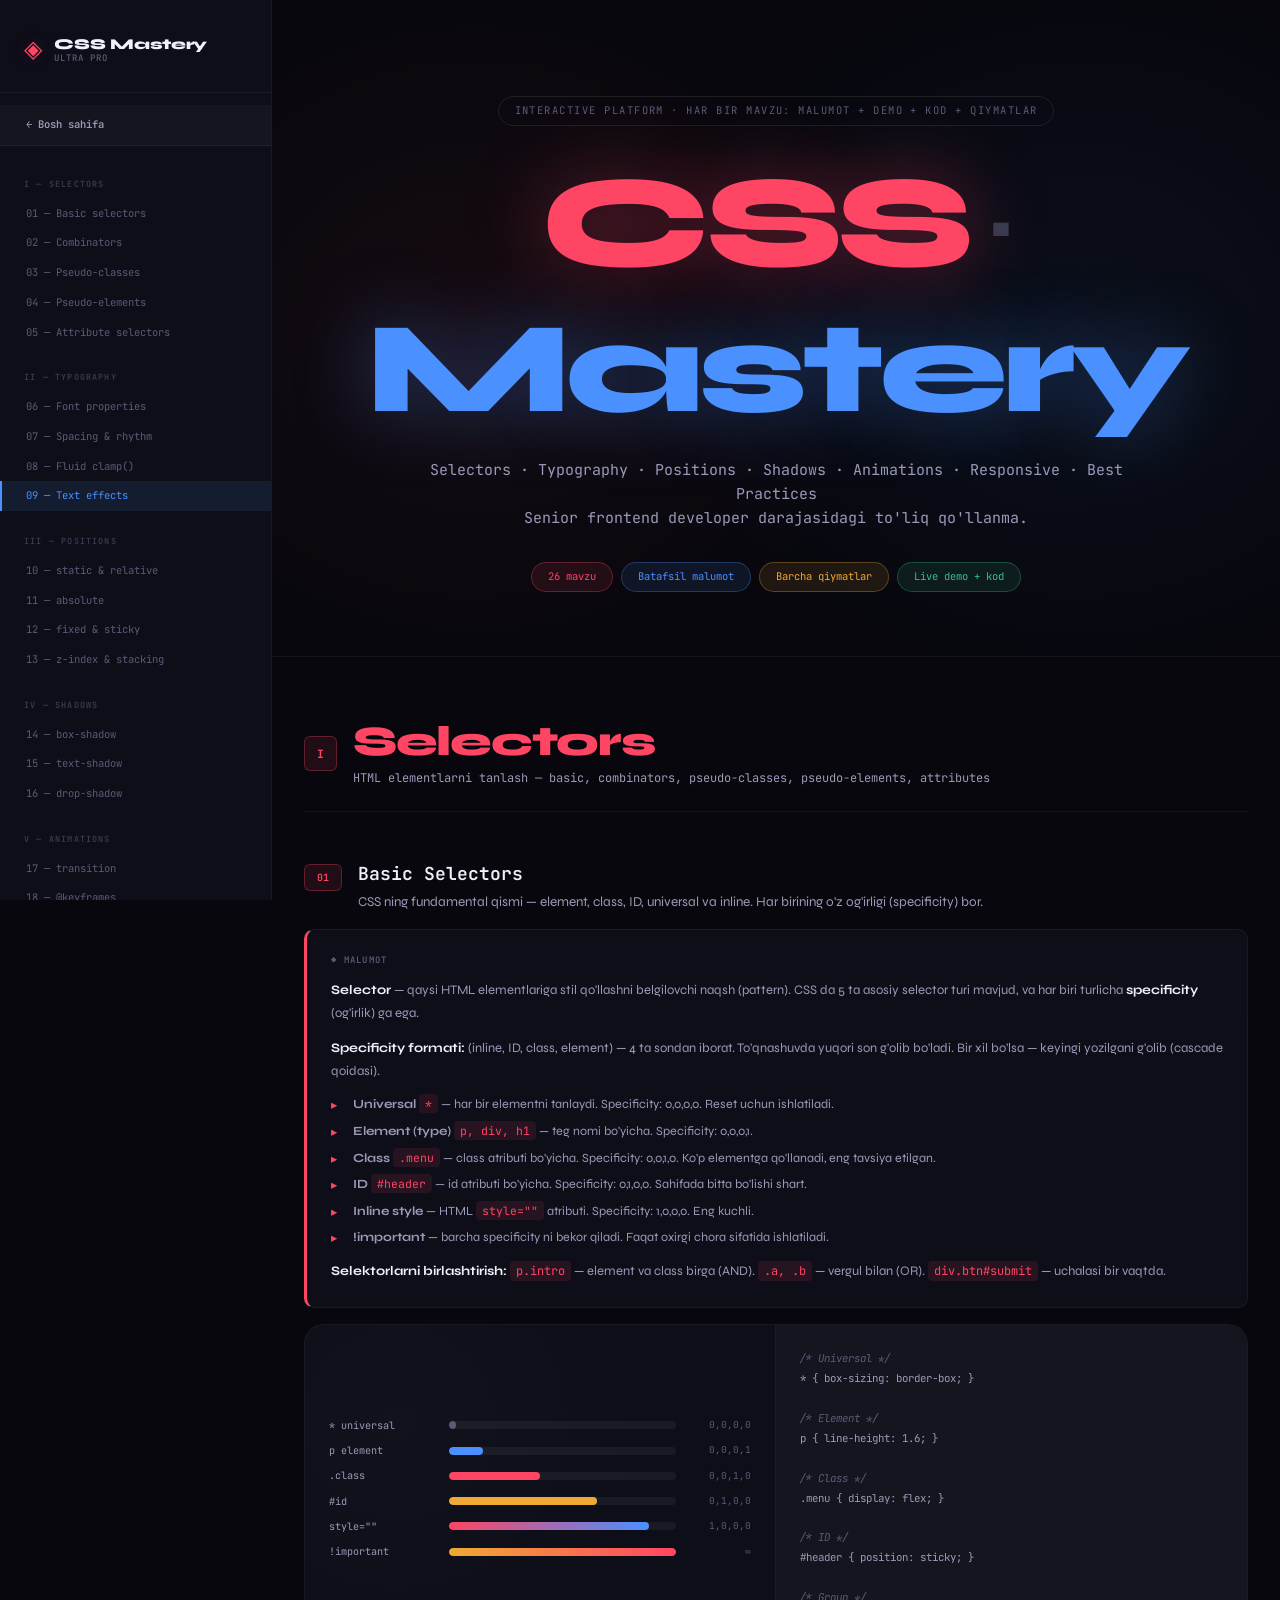
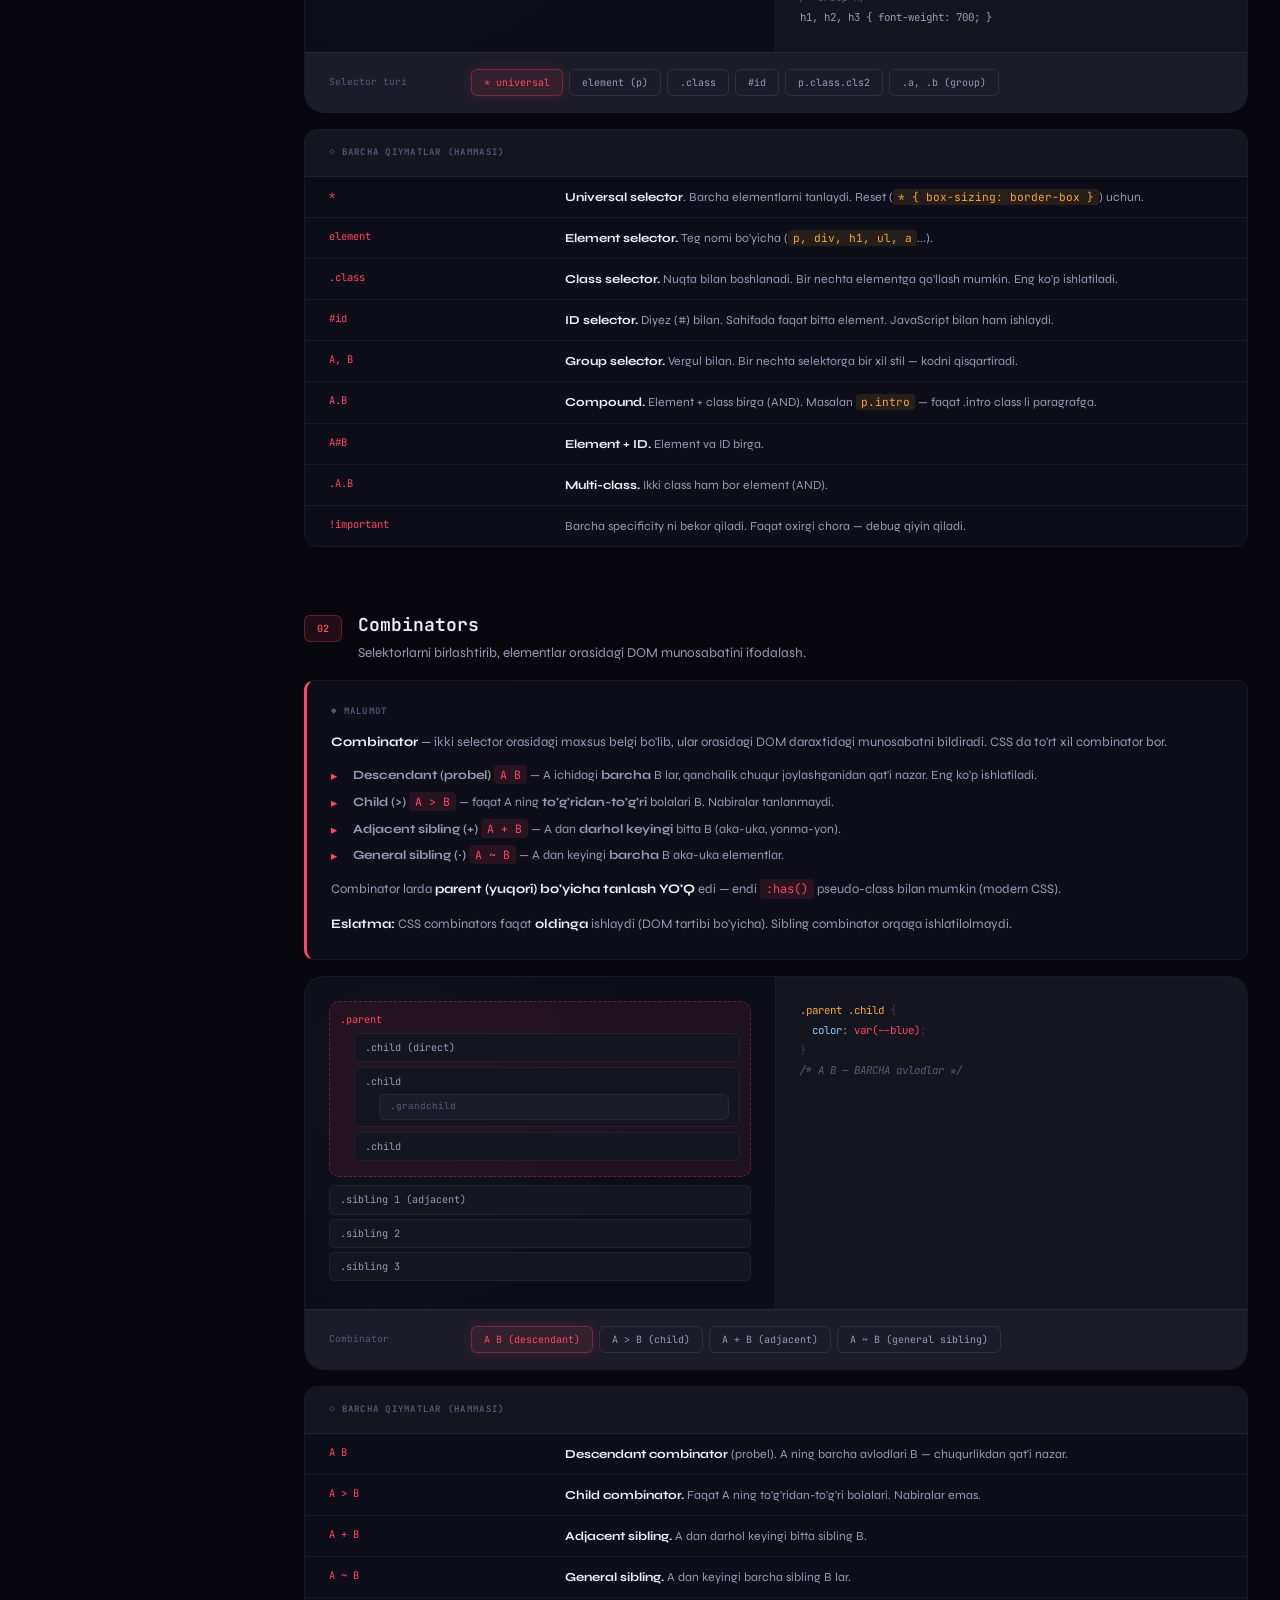
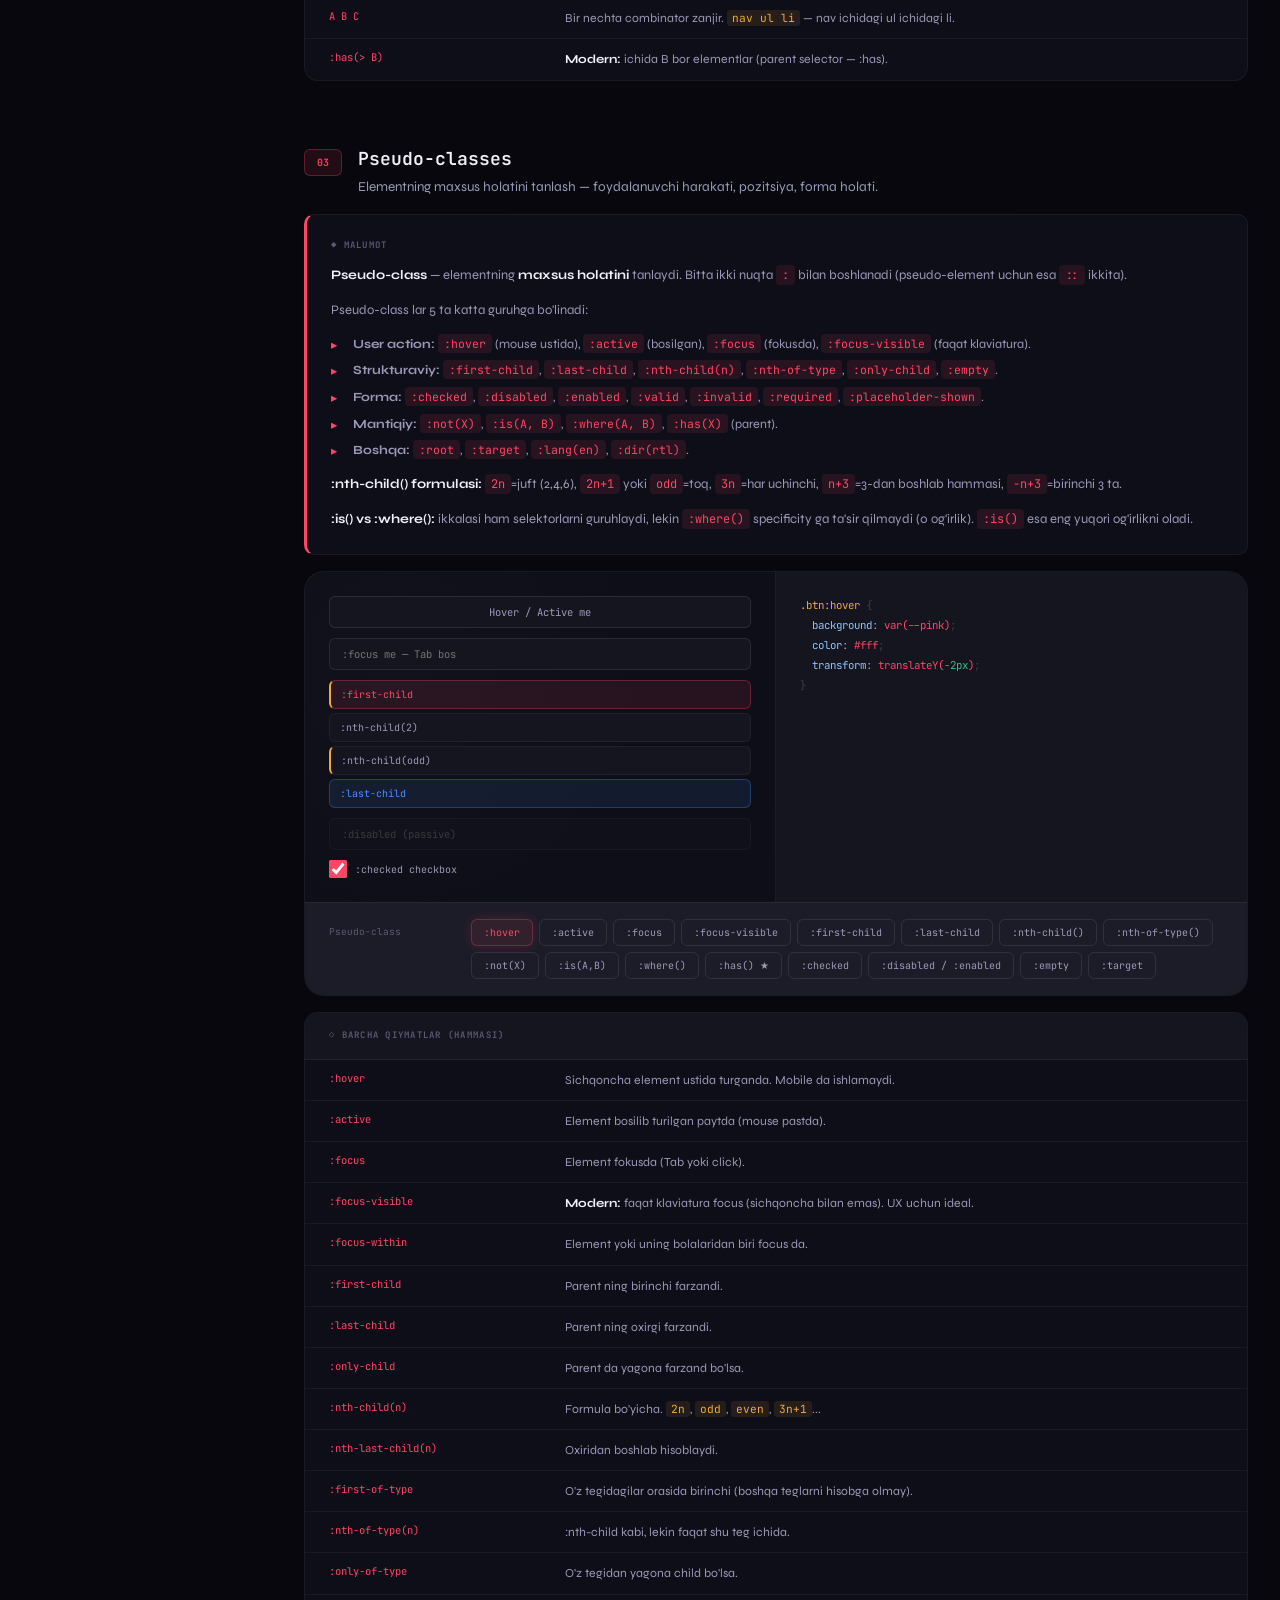
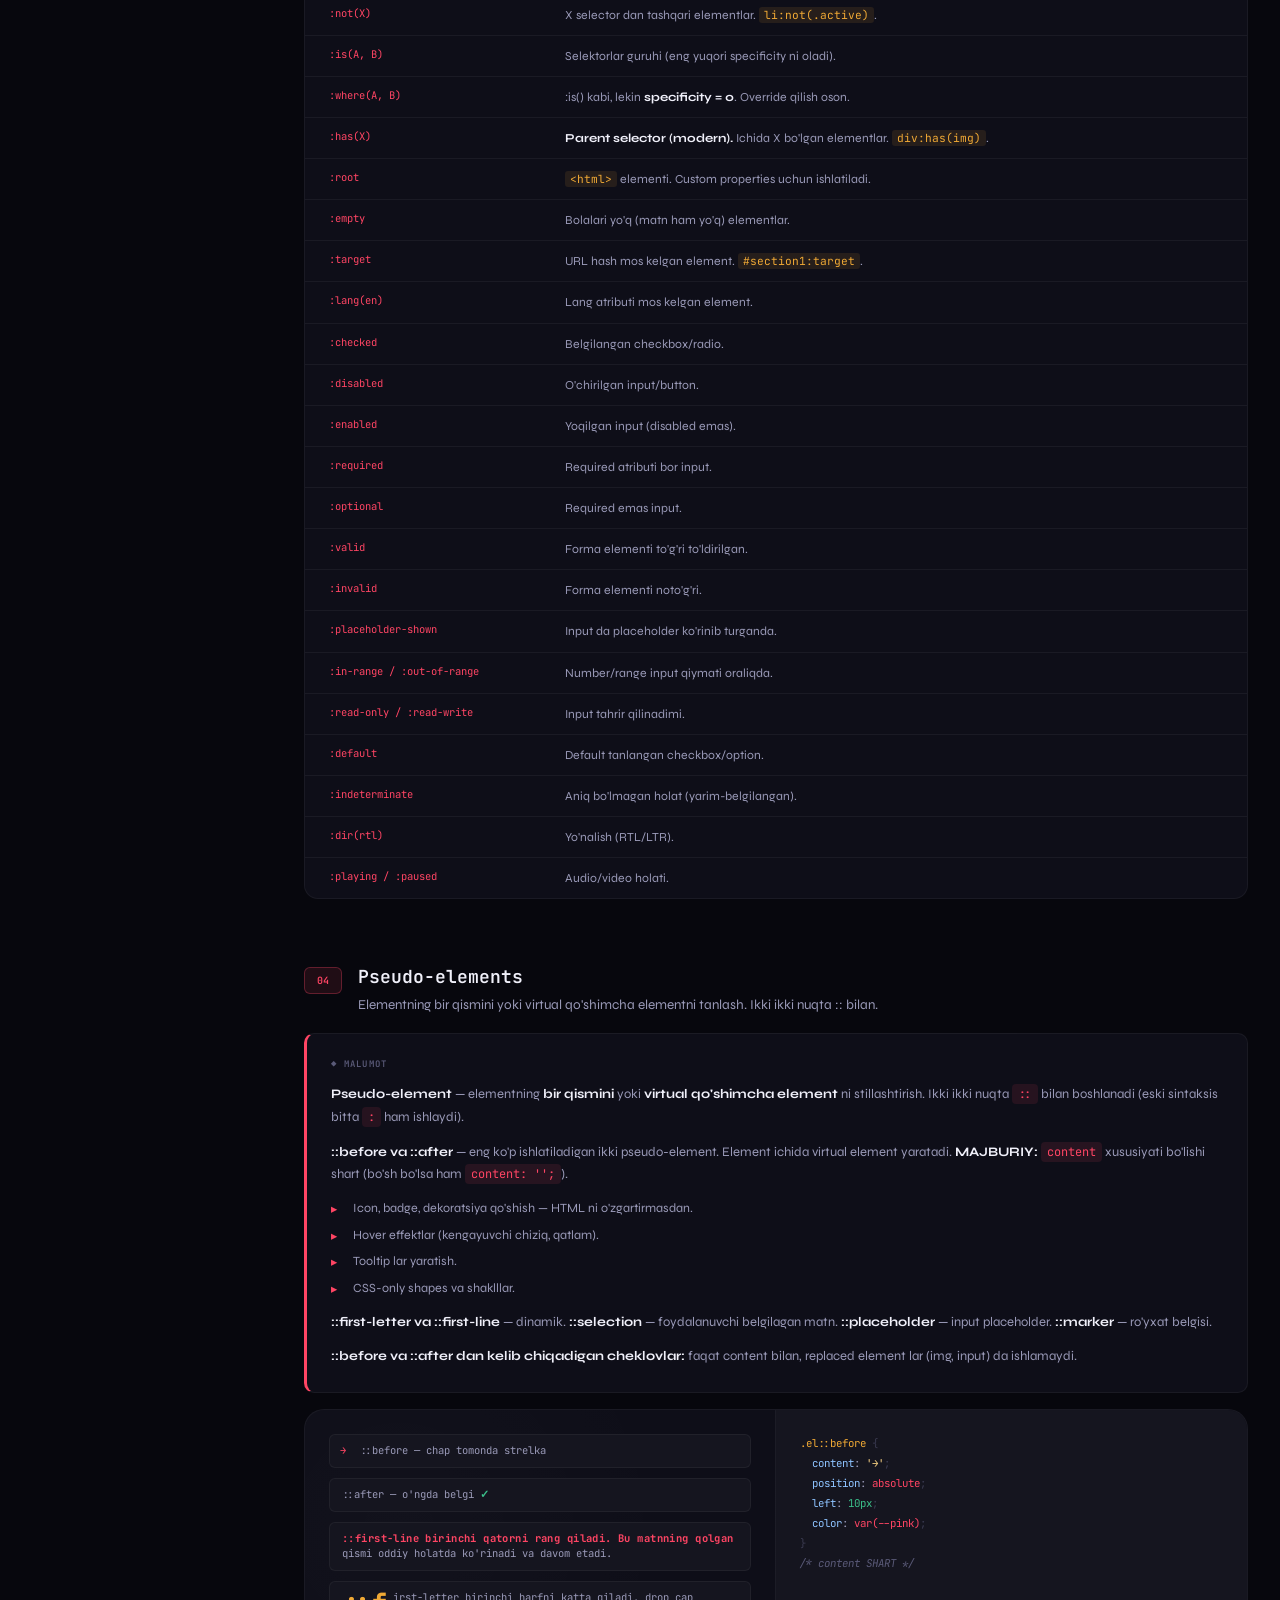
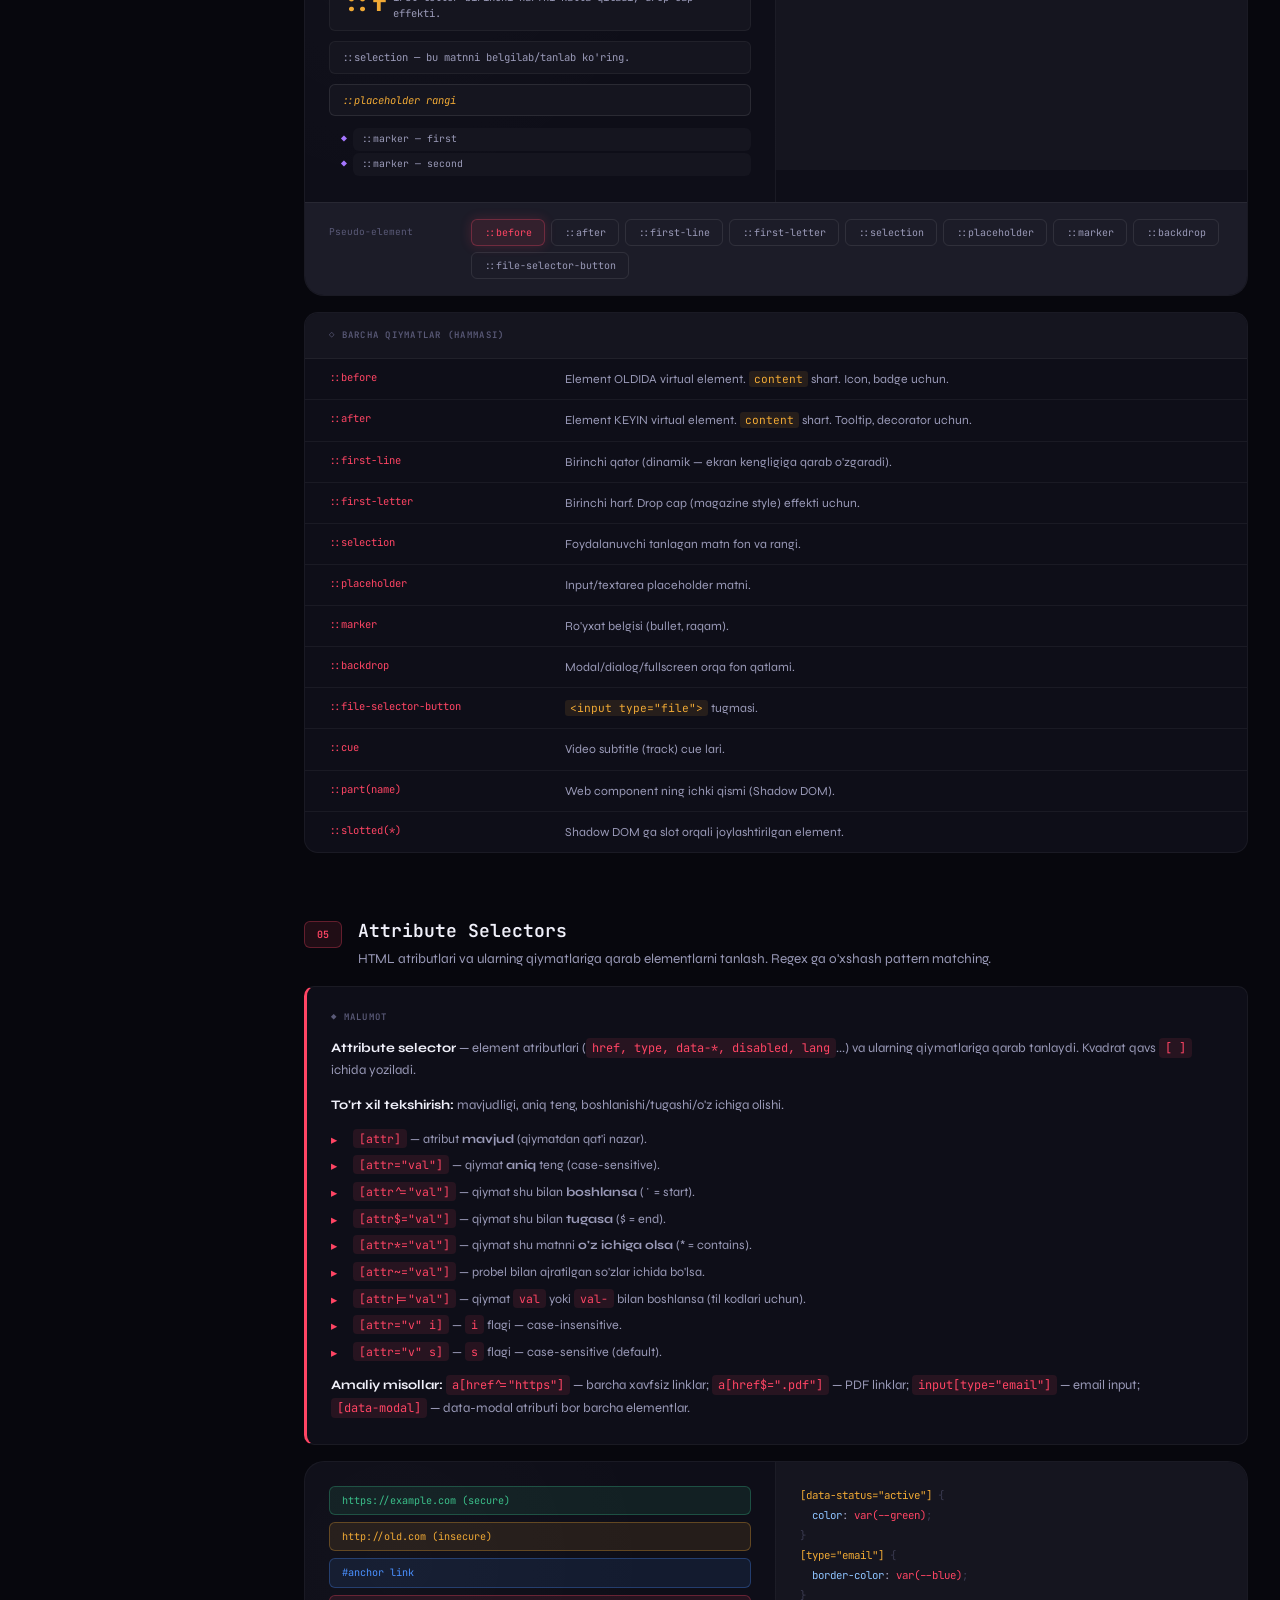
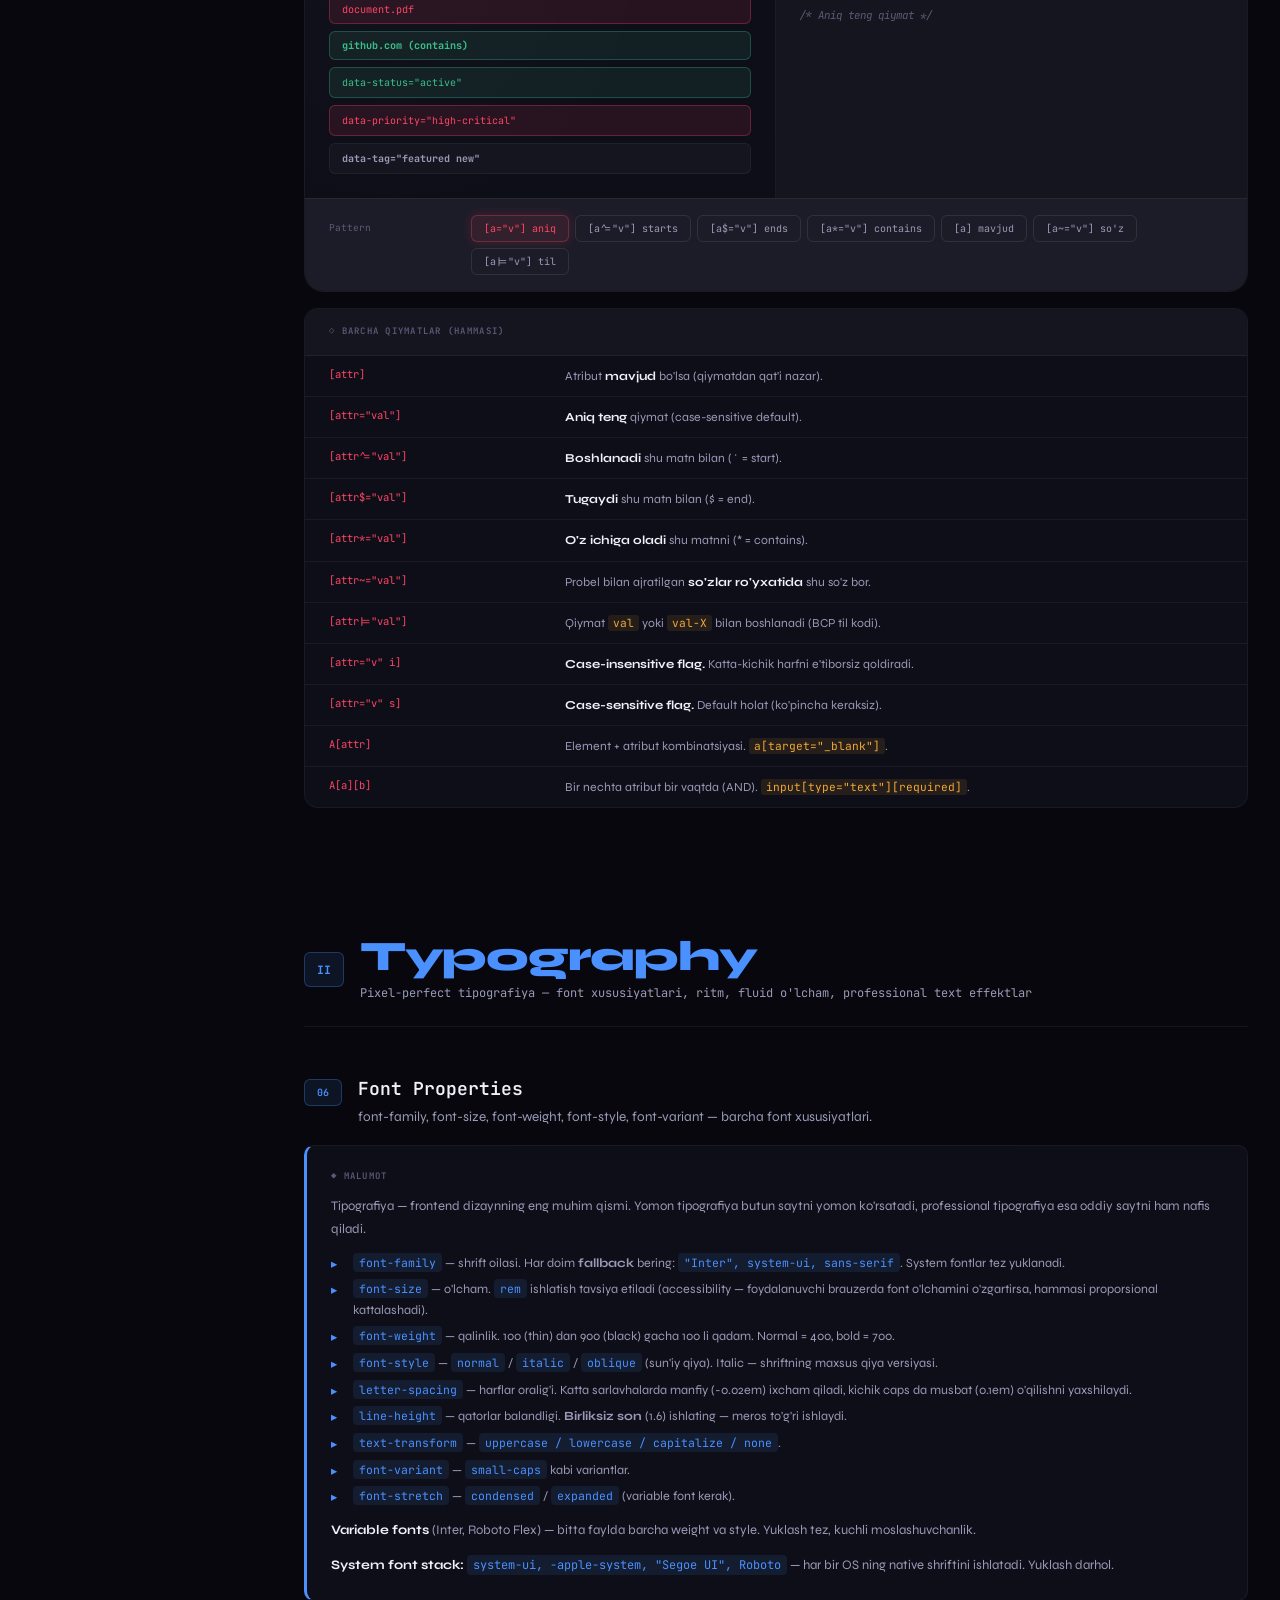
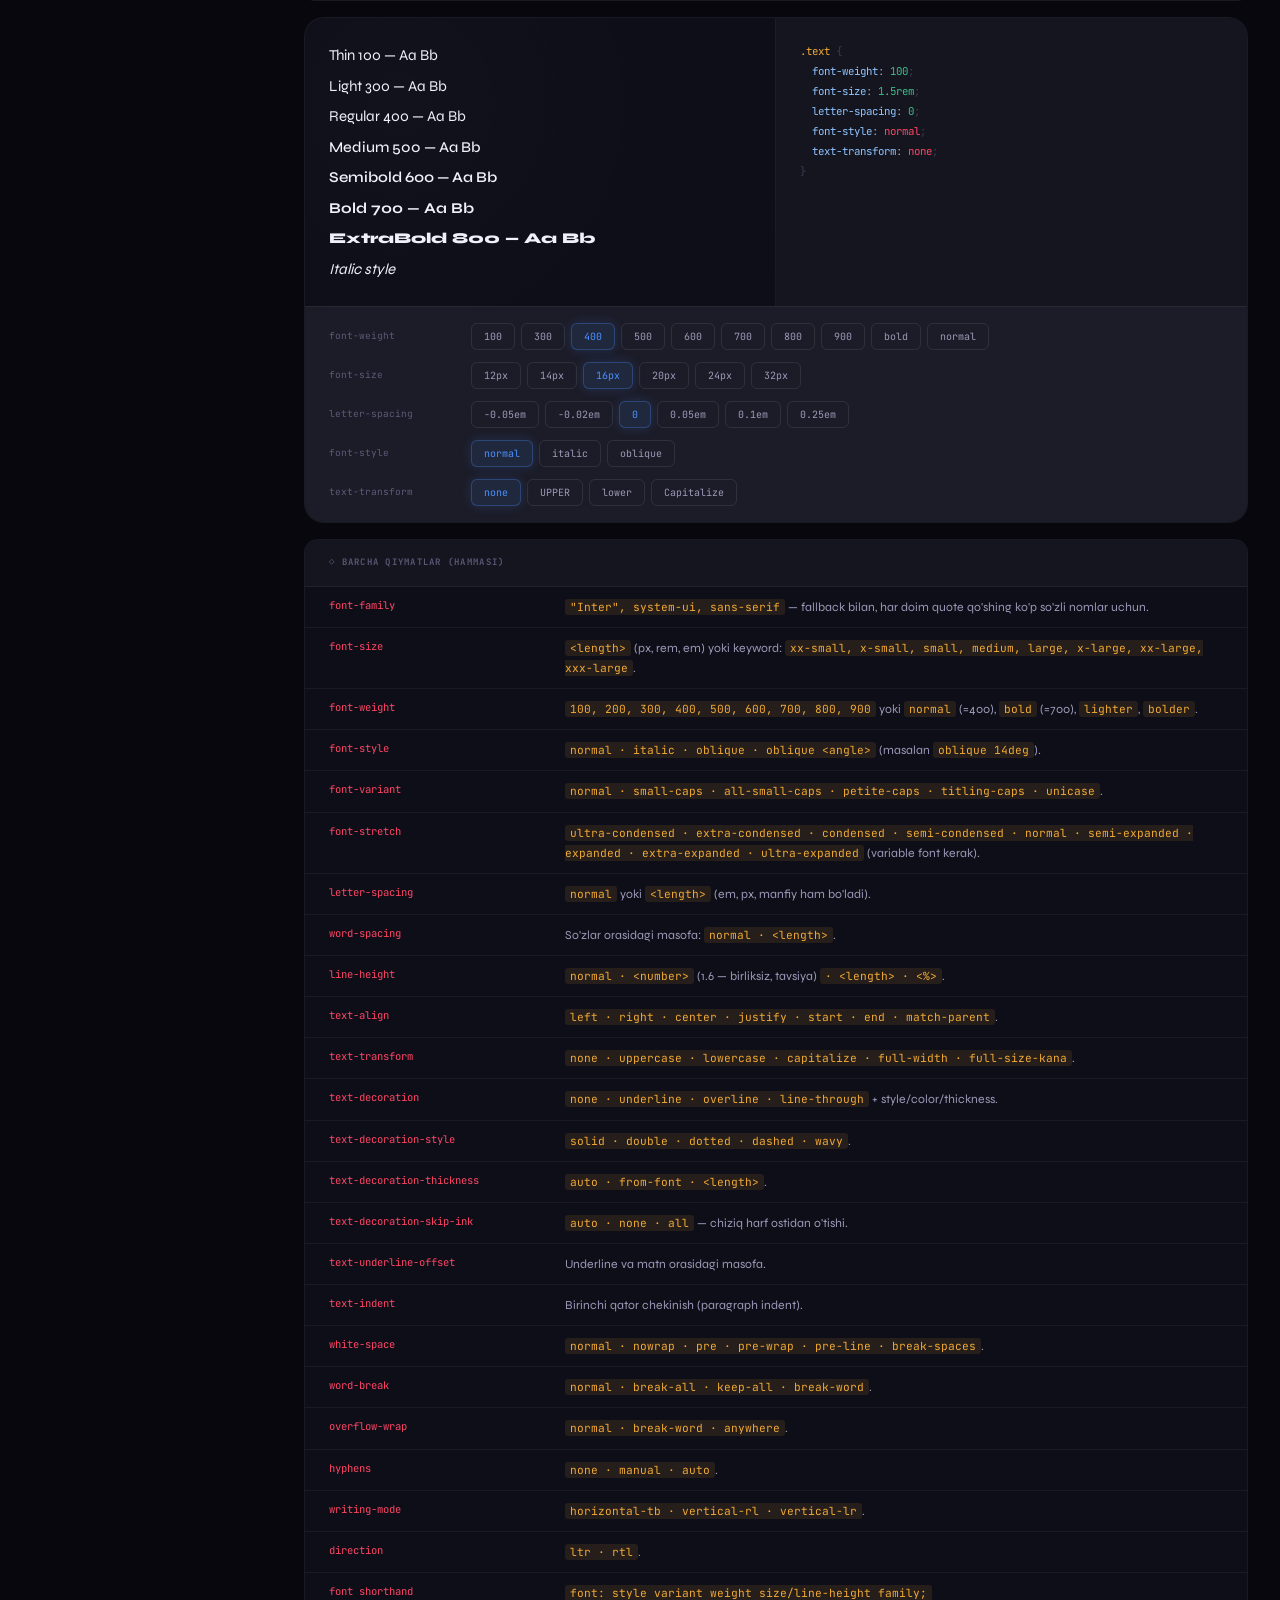
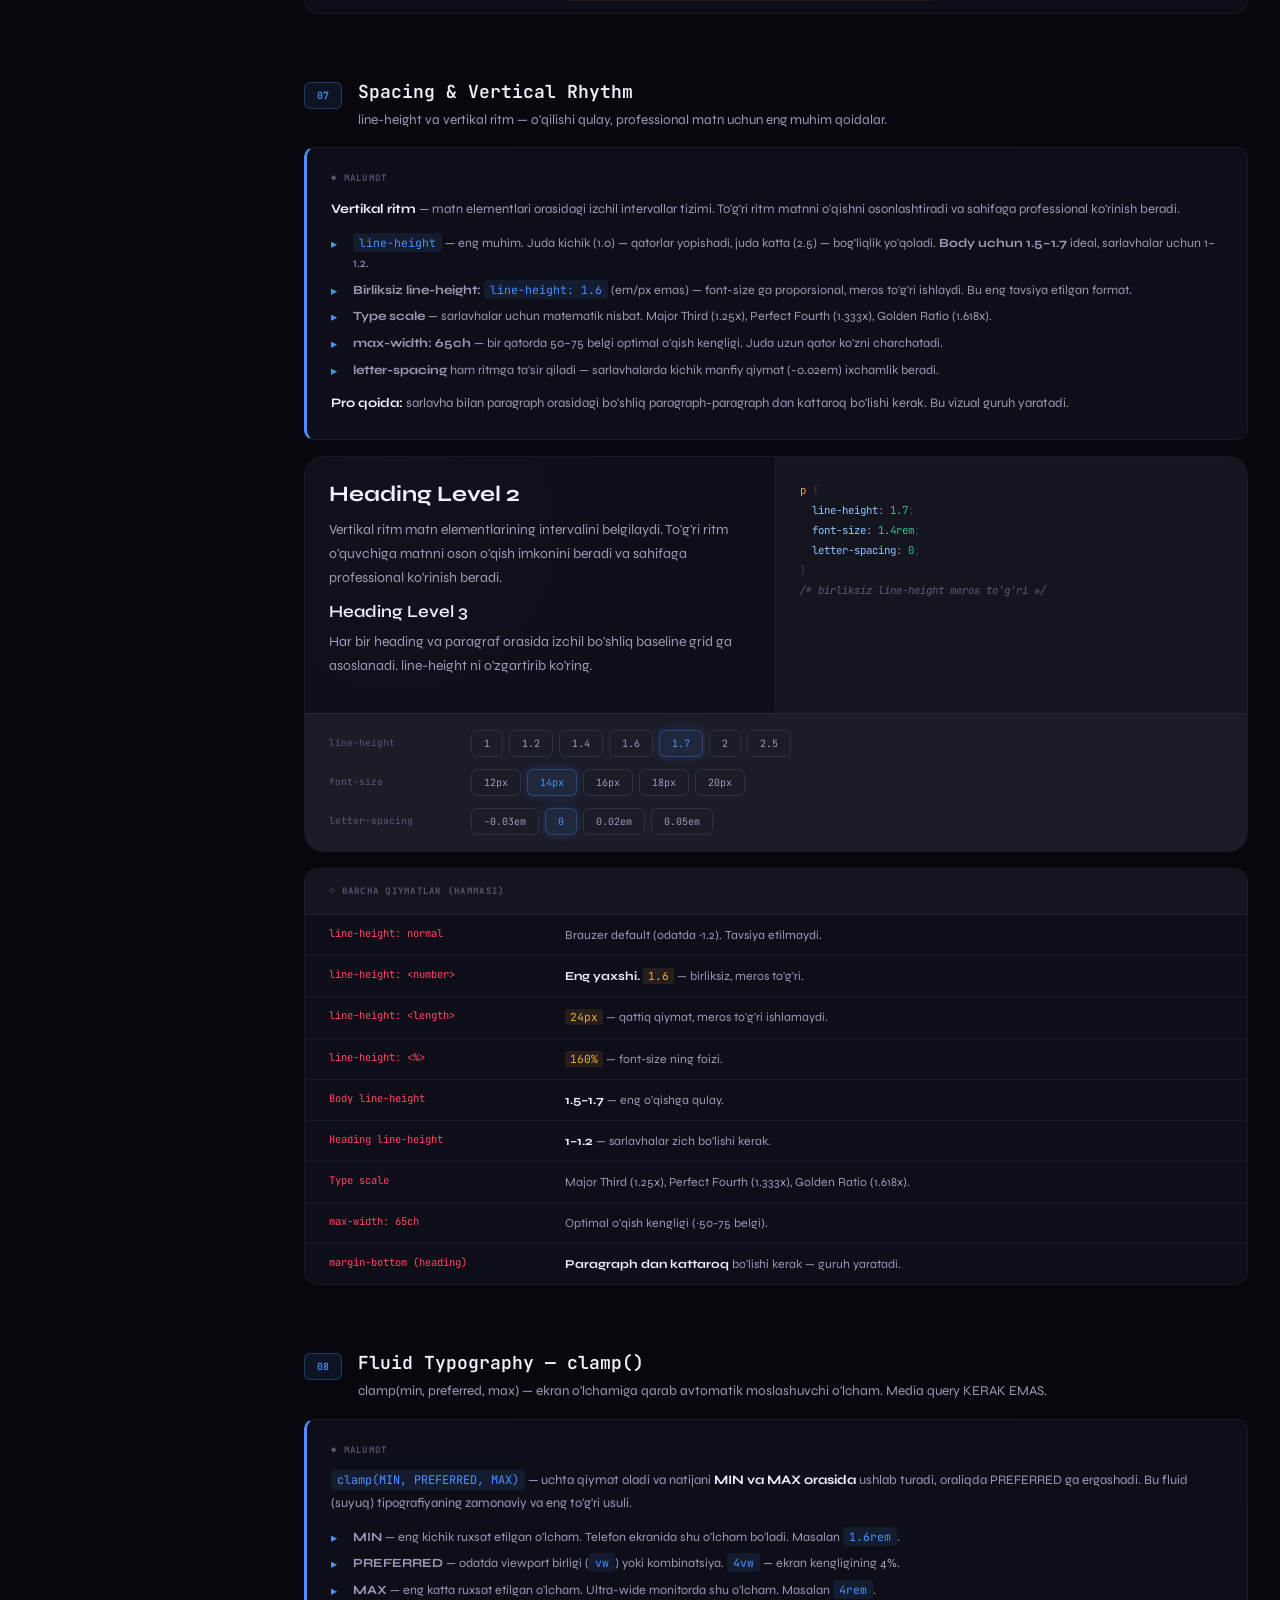
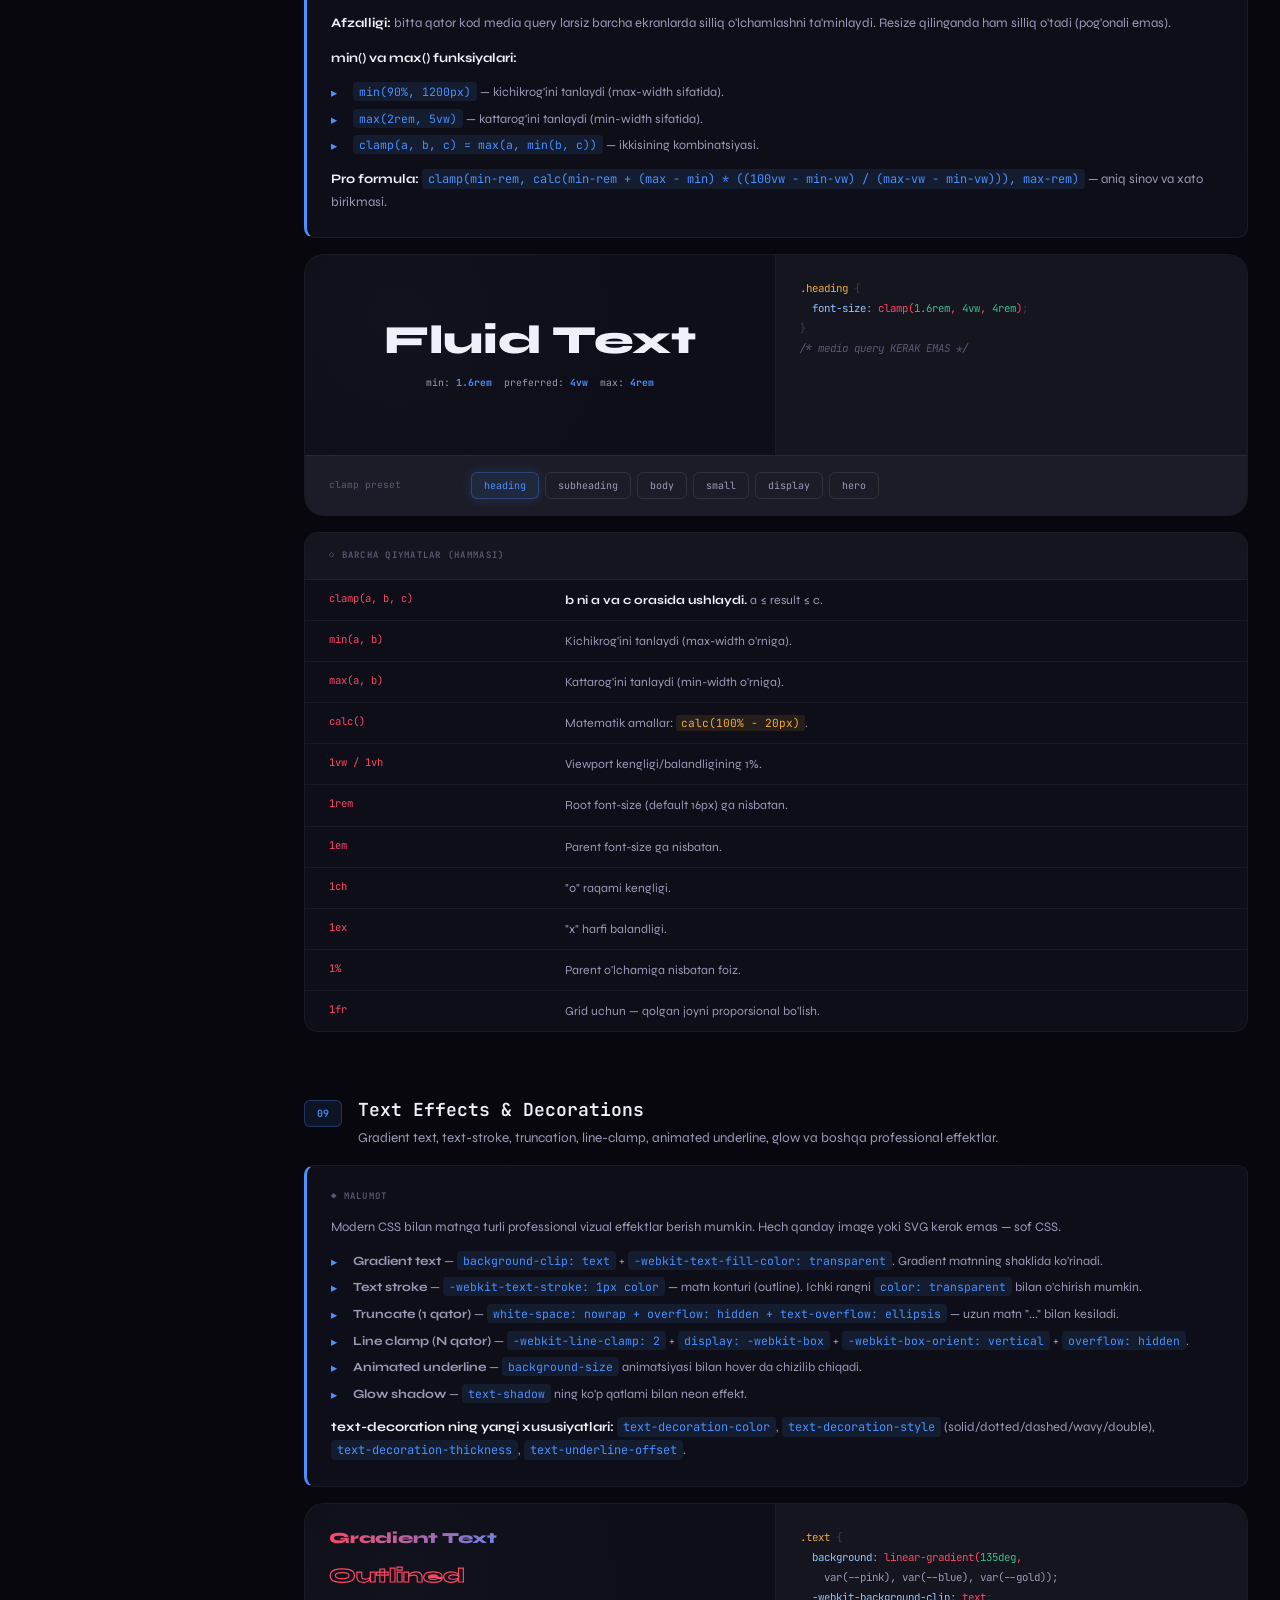
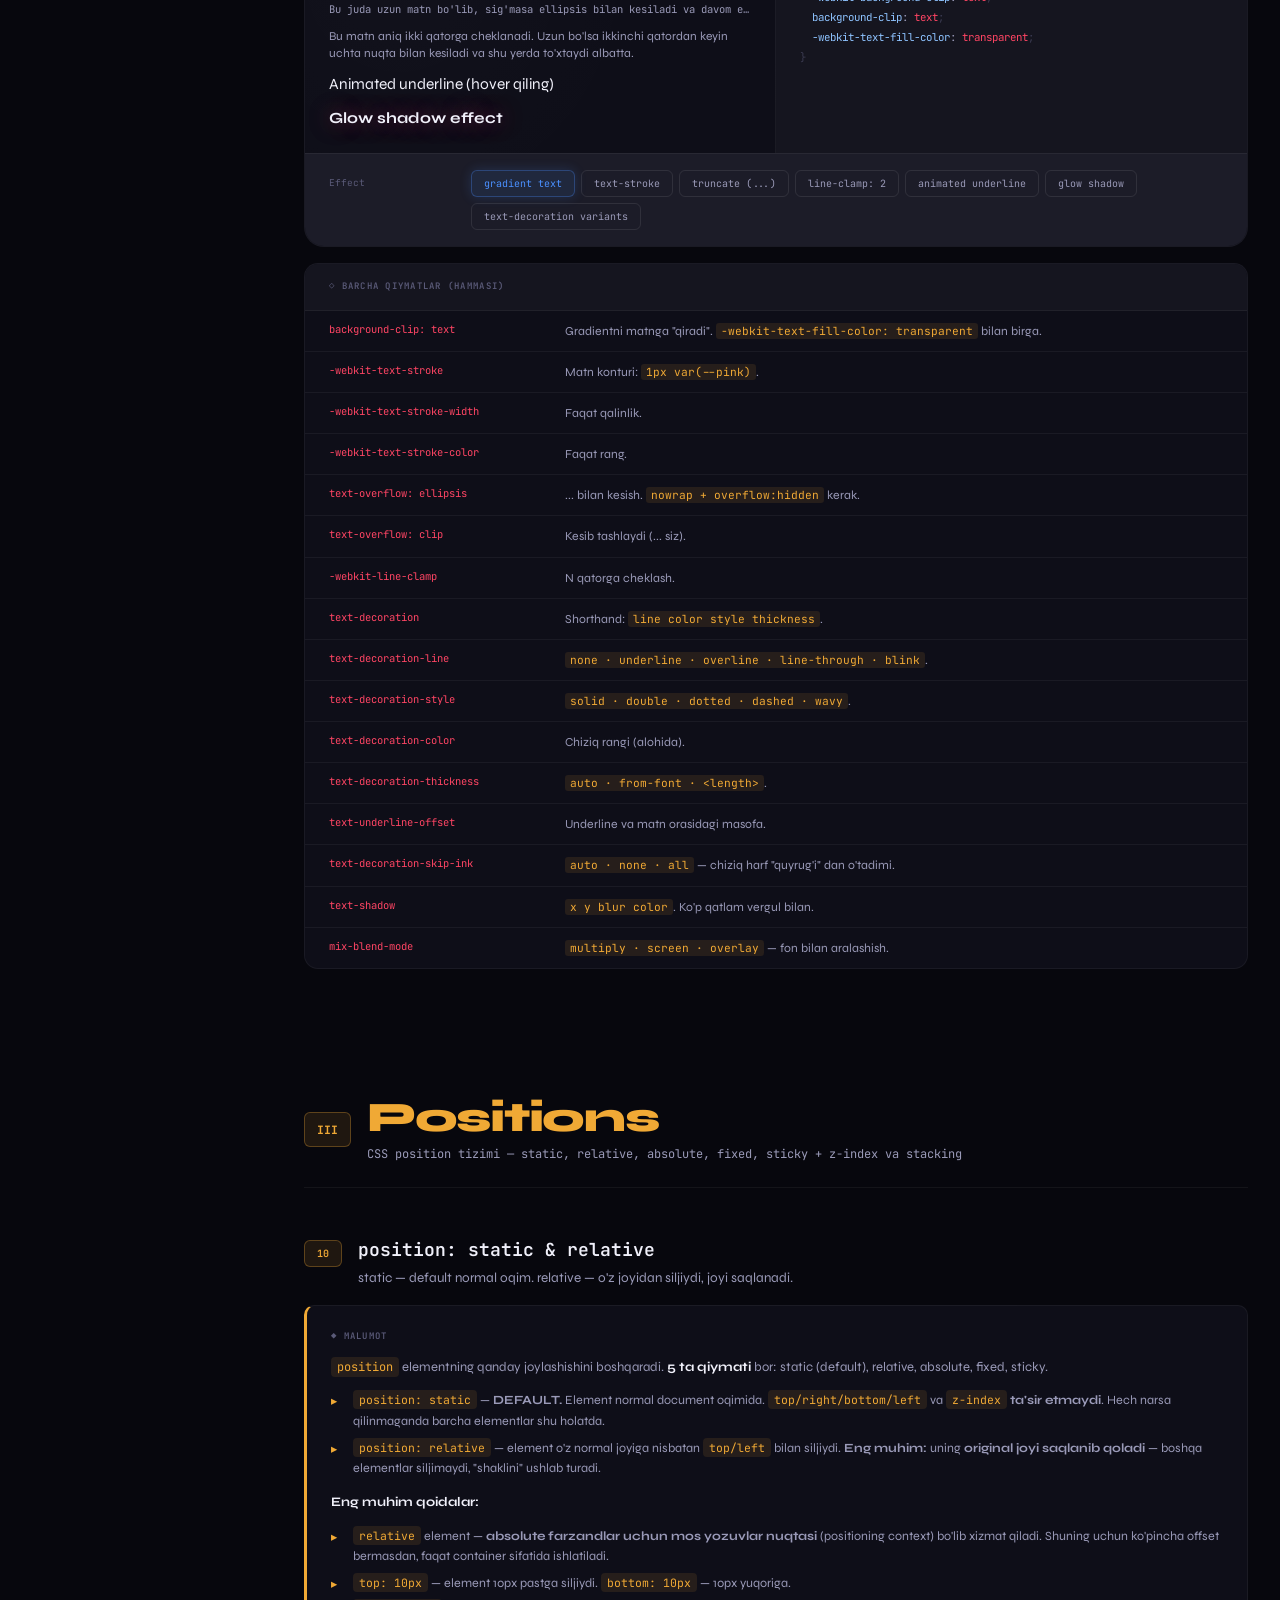
<file: main.html>
<!doctype html>
<html lang="uz">
  <head>
    <meta charset="UTF-8" />
    <meta name="viewport" content="width=device-width, initial-scale=1.0" />
    <title>CSS Mastery — Ultra Pro Interactive Platform</title>
    <link rel="preconnect" href="https://fonts.googleapis.com" />
    <link rel="preconnect" href="https://fonts.gstatic.com" crossorigin />
    <link
      href="https://fonts.googleapis.com/css2?family=JetBrains+Mono:wght@400;500;600;700&family=Syne:wght@500;600;700;800&display=swap"
      rel="stylesheet"
    />
    <link rel="stylesheet" href="css/main.css" />
  </head>
  <body>
    <div class="progress" id="progress"></div>

    <button class="burger" id="burger" aria-label="Menu">
      <span></span><span></span><span></span>
    </button>

    <nav class="sidebar" id="sidebar">
      <div class="sidebar__brand">
        <span class="sidebar__brand-icon">◈</span>
        <div class="sidebar__brand-text">
          CSS Mastery<small>ULTRA PRO</small>
        </div>
      </div>
      <ul class="sidebar__nav" id="snav">
        <!-- injected by JS -->
      </ul>
    </nav>

    <div class="wrap">
      <header class="hero">
        <div class="hero__tag">
          Interactive Platform · har bir mavzu: malumot + demo + kod + qiymatlar
        </div>
        <h1 class="hero__title">
          <span class="a">CSS</span>
          <span class="dot">·</span>
          <span class="b">Mastery</span>
        </h1>
        <p class="hero__sub">
          Selectors · Typography · Positions · Shadows · Animations · Responsive
          · Best Practices
          <br />Senior frontend developer darajasidagi to'liq qo'llanma.
        </p>
        <div class="hero__chips">
          <span class="chip a">26 mavzu</span>
          <span class="chip b">Batafsil malumot</span>
          <span class="chip c">Barcha qiymatlar</span>
          <span class="chip d">Live demo + kod</span>
        </div>
      </header>

      <main class="content" id="content"><!-- injected by JS --></main>
    </div>

    <script src="js/main.js"></script>
  </body>
</html>
</file>
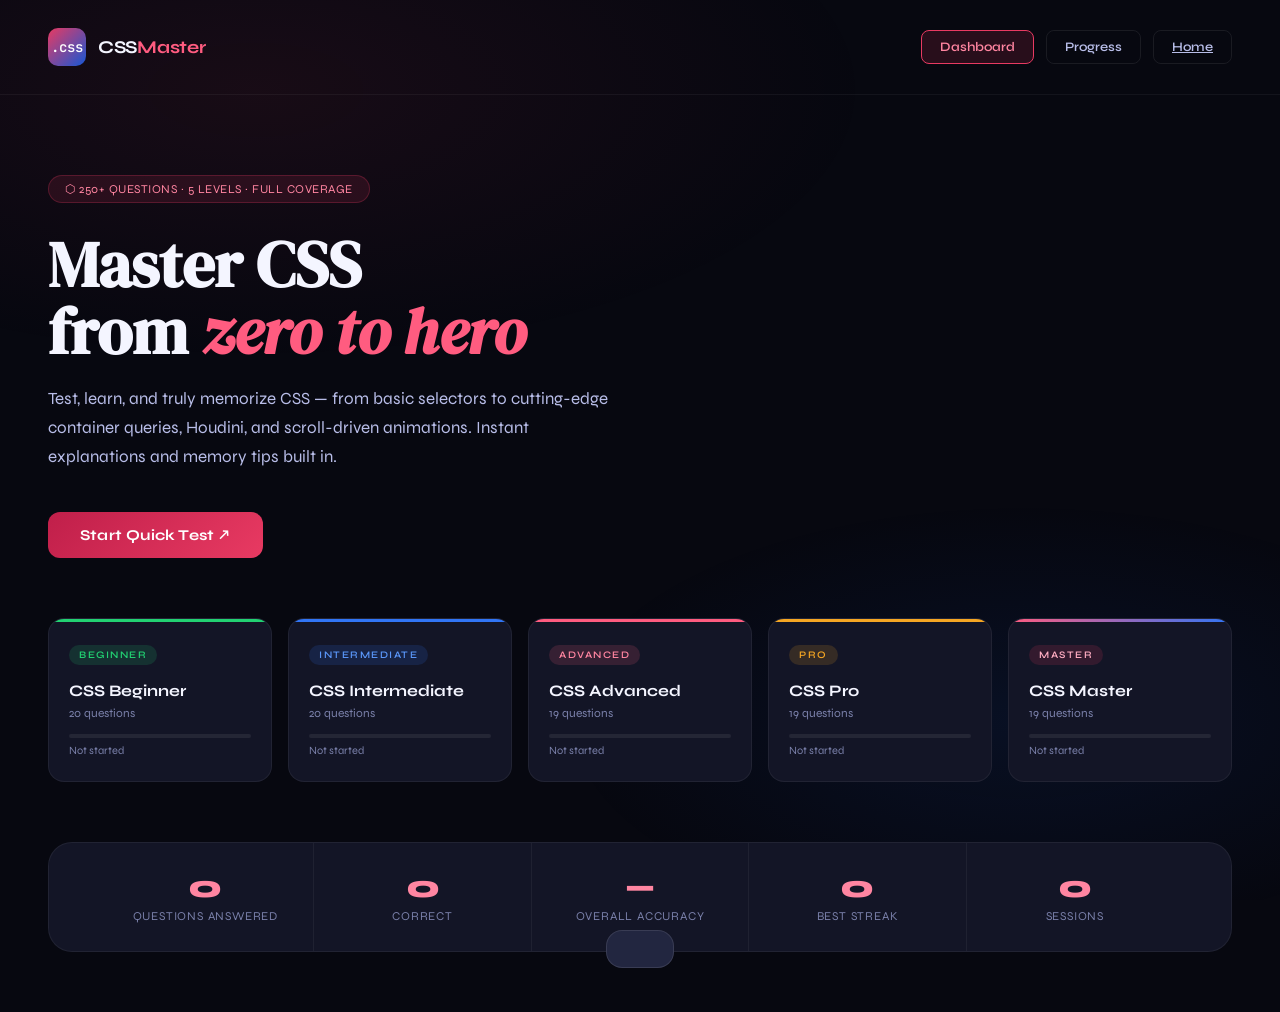
<file: test.html>
<!doctype html>
<html lang="en">
  <head>
    <meta charset="UTF-8" />
    <meta name="viewport" content="width=device-width, initial-scale=1.0" />
    <title>CSS Mastery — Test & Learn</title>
    <link
      href="https://fonts.googleapis.com/css2?family=DM+Serif+Display:ital@0;1&family=Syne:wght@400;500;600;700;800&family=JetBrains+Mono:wght@400;500&display=swap"
      rel="stylesheet"
    />
    <style>
      :root {
        --rose-50: #fff0f3;
        --rose-100: #ffd6e0;
        --rose-200: #ffadc2;
        --rose-300: #ff85a1;
        --rose-400: #ff5c80;
        --rose-500: #e83a62;
        --rose-600: #c01f4a;
        --rose-700: #8f1236;
        --rose-800: #5e0a23;
        --rose-900: #2d0410;
        --blue-50: #eef4ff;
        --blue-100: #c7d9fd;
        --blue-200: #91b8fb;
        --blue-300: #5a96f8;
        --blue-400: #3175f5;
        --blue-500: #1657d5;
        --blue-600: #0d40a8;
        --blue-700: #072d7a;
        --blue-800: #031b4d;
        --blue-900: #010b21;
        --dark-900: #070810;
        --dark-800: #0d0f1c;
        --dark-700: #131526;
        --dark-600: #1a1d32;
        --dark-500: #222640;
        --dark-400: #2e334e;
        --dark-300: #3d4263;
        --text-1: #f4f5ff;
        --text-2: #b8bde8;
        --text-3: #7a80aa;
        --text-4: #4a5070;
        --success: #22d172;
        --warn: #f5a623;
        --danger: #ff5c80;
        --font-display: "DM Serif Display", serif;
        --font-ui: "Syne", sans-serif;
        --font-mono: "JetBrains Mono", monospace;
        --r-sm: 8px;
        --r-md: 12px;
        --r-lg: 16px;
        --r-xl: 24px;
      }
      *,
      *::before,
      *::after {
        box-sizing: border-box;
        margin: 0;
        padding: 0;
      }
      html {
        scroll-behavior: smooth;
      }
      body {
        font-family: var(--font-ui);
        background: var(--dark-900);
        color: var(--text-1);
        min-height: 100vh;
        overflow-x: hidden;
      }
      body::before {
        content: "";
        position: fixed;
        inset: 0;
        pointer-events: none;
        z-index: 0;
        background-image:
          radial-gradient(
            ellipse 80% 50% at 20% 10%,
            rgba(230, 58, 98, 0.08) 0%,
            transparent 60%
          ),
          radial-gradient(
            ellipse 60% 40% at 80% 80%,
            rgba(22, 87, 213, 0.1) 0%,
            transparent 60%
          );
      }
      .screen {
        display: none;
        position: relative;
        z-index: 1;
      }
      .screen.active {
        display: block;
      }

      /* HOME */
      #home {
        min-height: 100vh;
      }
      .home-header {
        display: flex;
        align-items: center;
        justify-content: space-between;
        padding: 28px 48px;
        border-bottom: 1px solid rgba(255, 255, 255, 0.05);
      }
      .logo {
        display: flex;
        align-items: center;
        gap: 12px;
      }
      .logo-mark {
        width: 38px;
        height: 38px;
        border-radius: 10px;
        background: linear-gradient(135deg, var(--rose-500), var(--blue-500));
        display: flex;
        align-items: center;
        justify-content: center;
        font-family: var(--font-mono);
        font-size: 14px;
        font-weight: 500;
        color: #fff;
      }
      .logo-text {
        font-size: 18px;
        font-weight: 700;
        letter-spacing: -0.3px;
      }
      .logo-text span {
        color: var(--rose-400);
      }
      .hero {
        padding: 80px 48px 60px;
        max-width: 800px;
      }
      .hero-tag {
        display: inline-flex;
        align-items: center;
        gap: 8px;
        background: rgba(230, 58, 98, 0.12);
        border: 1px solid rgba(230, 58, 98, 0.25);
        border-radius: 100px;
        padding: 6px 16px;
        font-size: 12px;
        color: var(--rose-300);
        letter-spacing: 0.5px;
        text-transform: uppercase;
        margin-bottom: 28px;
      }
      .hero h1 {
        font-family: var(--font-display);
        font-size: clamp(42px, 5vw, 68px);
        line-height: 1.05;
        color: var(--text-1);
        margin-bottom: 20px;
      }
      .hero h1 em {
        color: var(--rose-400);
        font-style: italic;
      }
      .hero p {
        font-size: 17px;
        color: var(--text-2);
        line-height: 1.7;
        max-width: 560px;
        margin-bottom: 40px;
      }
      .level-grid {
        display: grid;
        grid-template-columns: repeat(5, 1fr);
        gap: 16px;
        padding: 0 48px;
        margin-bottom: 60px;
      }
      .level-card {
        background: var(--dark-700);
        border: 1px solid rgba(255, 255, 255, 0.06);
        border-radius: var(--r-lg);
        padding: 24px 20px;
        cursor: pointer;
        transition: all 0.25s ease;
        position: relative;
        overflow: hidden;
      }
      .level-card::before {
        content: "";
        position: absolute;
        top: 0;
        left: 0;
        right: 0;
        height: 3px;
        border-radius: 3px 3px 0 0;
      }
      .level-card[data-level="beginner"]::before {
        background: var(--success);
      }
      .level-card[data-level="intermediate"]::before {
        background: var(--blue-400);
      }
      .level-card[data-level="advanced"]::before {
        background: var(--rose-400);
      }
      .level-card[data-level="pro"]::before {
        background: var(--warn);
      }
      .level-card[data-level="master"]::before {
        background: linear-gradient(90deg, var(--rose-400), var(--blue-400));
      }
      .level-card:hover {
        border-color: rgba(255, 255, 255, 0.15);
        transform: translateY(-3px);
        background: var(--dark-600);
      }
      .level-badge {
        font-size: 10px;
        font-weight: 600;
        letter-spacing: 1.5px;
        text-transform: uppercase;
        padding: 4px 10px;
        border-radius: 100px;
        display: inline-block;
        margin-bottom: 16px;
      }
      .level-card[data-level="beginner"] .level-badge {
        background: rgba(34, 209, 114, 0.15);
        color: var(--success);
      }
      .level-card[data-level="intermediate"] .level-badge {
        background: rgba(49, 117, 245, 0.15);
        color: var(--blue-300);
      }
      .level-card[data-level="advanced"] .level-badge {
        background: rgba(255, 92, 128, 0.15);
        color: var(--rose-300);
      }
      .level-card[data-level="pro"] .level-badge {
        background: rgba(245, 166, 35, 0.15);
        color: var(--warn);
      }
      .level-card[data-level="master"] .level-badge {
        background: rgba(230, 58, 98, 0.15);
        color: var(--rose-200);
      }
      .level-title {
        font-size: 16px;
        font-weight: 700;
        margin-bottom: 6px;
      }
      .level-count {
        font-size: 12px;
        color: var(--text-3);
        margin-bottom: 14px;
      }
      .level-progress-bar {
        height: 4px;
        background: rgba(255, 255, 255, 0.07);
        border-radius: 4px;
        overflow: hidden;
      }
      .level-progress-fill {
        height: 100%;
        border-radius: 4px;
        transition: width 0.6s ease;
      }
      .level-card[data-level="beginner"] .level-progress-fill {
        background: var(--success);
      }
      .level-card[data-level="intermediate"] .level-progress-fill {
        background: var(--blue-400);
      }
      .level-card[data-level="advanced"] .level-progress-fill {
        background: var(--rose-400);
      }
      .level-card[data-level="pro"] .level-progress-fill {
        background: var(--warn);
      }
      .level-card[data-level="master"] .level-progress-fill {
        background: linear-gradient(90deg, var(--rose-400), var(--blue-400));
      }
      .level-progress-pct {
        font-size: 11px;
        color: var(--text-3);
        margin-top: 6px;
      }
      .stats-strip {
        display: flex;
        gap: 0;
        padding: 0 48px;
        margin-bottom: 60px;
        background: var(--dark-700);
        border-radius: var(--r-xl);
        border: 1px solid rgba(255, 255, 255, 0.06);
        overflow: hidden;
        margin-left: 48px;
        margin-right: 48px;
      }
      .stat-item {
        flex: 1;
        padding: 28px 32px;
        text-align: center;
        border-right: 1px solid rgba(255, 255, 255, 0.05);
      }
      .stat-item:last-child {
        border-right: none;
      }
      .stat-num {
        font-size: 32px;
        font-weight: 800;
        color: var(--rose-300);
        line-height: 1;
      }
      .stat-label {
        font-size: 12px;
        color: var(--text-3);
        margin-top: 6px;
        text-transform: uppercase;
        letter-spacing: 0.8px;
      }

      /* QUIZ */
      #quiz {
        min-height: 100vh;
      }
      .quiz-topbar {
        display: flex;
        align-items: center;
        justify-content: space-between;
        padding: 20px 48px;
        border-bottom: 1px solid rgba(255, 255, 255, 0.05);
        position: sticky;
        top: 0;
        background: rgba(7, 8, 16, 0.92);
        backdrop-filter: blur(20px);
        z-index: 100;
      }
      .btn-back {
        display: flex;
        align-items: center;
        gap: 8px;
        background: none;
        border: 1px solid rgba(255, 255, 255, 0.12);
        color: var(--text-2);
        padding: 8px 18px;
        border-radius: var(--r-sm);
        cursor: pointer;
        font-family: var(--font-ui);
        font-size: 13px;
        font-weight: 600;
        transition: all 0.2s;
      }
      .btn-back:hover {
        border-color: var(--rose-500);
        color: var(--rose-300);
      }
      .quiz-meta {
        text-align: center;
      }
      .quiz-level-tag {
        font-size: 11px;
        color: var(--text-3);
        text-transform: uppercase;
        letter-spacing: 1px;
      }
      .quiz-qnum {
        font-size: 16px;
        font-weight: 700;
      }
      .quiz-timer-wrap {
        display: flex;
        align-items: center;
        gap: 12px;
      }
      .timer-ring {
        position: relative;
        width: 44px;
        height: 44px;
      }
      .timer-svg {
        transform: rotate(-90deg);
      }
      .timer-track {
        fill: none;
        stroke: rgba(255, 255, 255, 0.08);
        stroke-width: 3;
      }
      .timer-fill {
        fill: none;
        stroke: var(--rose-400);
        stroke-width: 3;
        stroke-linecap: round;
        transition:
          stroke-dashoffset 1s linear,
          stroke 0.3s;
      }
      .timer-text {
        position: absolute;
        inset: 0;
        display: flex;
        align-items: center;
        justify-content: center;
        font-size: 12px;
        font-weight: 700;
        font-family: var(--font-mono);
      }
      .quiz-score-live {
        font-size: 13px;
        color: var(--text-2);
      }
      .quiz-score-live span {
        color: var(--rose-300);
        font-weight: 700;
      }
      .progress-strip {
        height: 3px;
        background: var(--dark-500);
        position: relative;
      }
      .progress-fill {
        height: 100%;
        background: linear-gradient(90deg, var(--rose-500), var(--blue-400));
        transition: width 0.5s ease;
      }
      .quiz-body {
        max-width: 860px;
        margin: 0 auto;
        padding: 60px 48px;
      }
      .q-category {
        font-size: 11px;
        letter-spacing: 1.5px;
        text-transform: uppercase;
        color: var(--rose-400);
        margin-bottom: 12px;
        font-weight: 600;
      }
      .q-text {
        font-size: clamp(20px, 2.5vw, 26px);
        font-family: var(--font-display);
        line-height: 1.4;
        color: var(--text-1);
        margin-bottom: 36px;
      }
      .q-code {
        background: var(--dark-600);
        border: 1px solid rgba(255, 255, 255, 0.07);
        border-radius: var(--r-md);
        padding: 20px 24px;
        margin-bottom: 32px;
        font-family: var(--font-mono);
        font-size: 13px;
        color: var(--blue-200);
        line-height: 1.7;
        border-left: 3px solid var(--rose-500);
        white-space: pre;
        overflow-x: auto;
      }
      .options-grid {
        display: grid;
        grid-template-columns: 1fr 1fr;
        gap: 14px;
        margin-bottom: 40px;
      }
      .option-btn {
        background: var(--dark-700);
        border: 1.5px solid rgba(255, 255, 255, 0.07);
        border-radius: var(--r-md);
        padding: 18px 22px;
        text-align: left;
        cursor: pointer;
        color: var(--text-1);
        font-family: var(--font-ui);
        font-size: 14px;
        font-weight: 500;
        transition: all 0.2s;
        display: flex;
        align-items: center;
        gap: 14px;
        line-height: 1.4;
        min-height: 64px;
      }
      .option-btn .opt-letter {
        min-width: 30px;
        height: 30px;
        border-radius: 8px;
        background: rgba(255, 255, 255, 0.06);
        display: flex;
        align-items: center;
        justify-content: center;
        font-size: 12px;
        font-weight: 700;
        font-family: var(--font-mono);
        color: var(--text-3);
        transition: all 0.2s;
        flex-shrink: 0;
      }
      .option-btn:hover:not(.disabled) {
        border-color: var(--blue-400);
        background: rgba(22, 87, 213, 0.1);
      }
      .option-btn:hover:not(.disabled) .opt-letter {
        background: var(--blue-600);
        color: var(--blue-100);
      }
      .option-btn.correct {
        border-color: var(--success) !important;
        background: rgba(34, 209, 114, 0.1) !important;
      }
      .option-btn.correct .opt-letter {
        background: var(--success);
        color: #000;
      }
      .option-btn.wrong {
        border-color: var(--danger) !important;
        background: rgba(255, 92, 128, 0.1) !important;
      }
      .option-btn.wrong .opt-letter {
        background: var(--danger);
        color: #fff;
      }
      .option-btn.disabled {
        cursor: not-allowed;
        opacity: 0.6;
      }
      .option-btn.reveal {
        border-color: rgba(34, 209, 114, 0.5) !important;
      }
      .explanation-box {
        background: var(--dark-600);
        border: 1px solid rgba(255, 255, 255, 0.07);
        border-radius: var(--r-lg);
        padding: 24px 28px;
        margin-bottom: 32px;
        display: none;
        border-left: 3px solid var(--blue-400);
      }
      .explanation-box.show {
        display: block;
      }
      .explanation-box h4 {
        font-size: 13px;
        color: var(--blue-300);
        margin-bottom: 10px;
        text-transform: uppercase;
        letter-spacing: 0.8px;
      }
      .explanation-box p {
        font-size: 14px;
        color: var(--text-2);
        line-height: 1.7;
      }
      .explanation-box .tip {
        margin-top: 14px;
        padding: 12px 16px;
        background: rgba(230, 58, 98, 0.08);
        border-radius: var(--r-sm);
        border: 1px solid rgba(230, 58, 98, 0.15);
        font-size: 13px;
        color: var(--rose-200);
      }
      .tip-label {
        font-size: 11px;
        font-weight: 700;
        text-transform: uppercase;
        letter-spacing: 0.8px;
        color: var(--rose-400);
        margin-bottom: 4px;
      }
      .quiz-actions {
        display: flex;
        align-items: center;
        justify-content: space-between;
      }
      .btn-primary {
        display: inline-flex;
        align-items: center;
        gap: 10px;
        background: linear-gradient(135deg, var(--rose-600), var(--rose-500));
        color: #fff;
        border: none;
        border-radius: var(--r-md);
        padding: 14px 32px;
        font-family: var(--font-ui);
        font-size: 15px;
        font-weight: 700;
        cursor: pointer;
        transition: all 0.2s;
        letter-spacing: 0.2px;
      }
      .btn-primary:hover {
        transform: translateY(-1px);
        box-shadow: 0 8px 24px rgba(230, 58, 98, 0.35);
      }
      .btn-secondary {
        background: none;
        border: 1px solid rgba(255, 255, 255, 0.1);
        color: var(--text-2);
        padding: 14px 24px;
        border-radius: var(--r-md);
        font-family: var(--font-ui);
        font-size: 14px;
        font-weight: 600;
        cursor: pointer;
        transition: all 0.2s;
      }
      .btn-secondary:hover {
        border-color: rgba(255, 255, 255, 0.25);
        color: var(--text-1);
      }
      .skip-btn {
        background: none;
        border: none;
        color: var(--text-4);
        font-size: 13px;
        cursor: pointer;
        font-family: var(--font-ui);
        transition: color 0.2s;
        padding: 8px;
      }
      .skip-btn:hover {
        color: var(--text-2);
      }

      /* RESULTS */
      #results {
        min-height: 100vh;
        padding: 60px 48px;
        max-width: 900px;
        margin: 0 auto;
      }
      .results-header {
        text-align: center;
        margin-bottom: 60px;
      }
      .results-score-ring {
        width: 160px;
        height: 160px;
        margin: 0 auto 32px;
        position: relative;
      }
      .ring-svg {
        transform: rotate(-90deg);
      }
      .ring-track {
        fill: none;
        stroke: rgba(255, 255, 255, 0.07);
        stroke-width: 12;
      }
      .ring-progress {
        fill: none;
        stroke-width: 12;
        stroke-linecap: round;
        transition: stroke-dashoffset 1.5s cubic-bezier(0.34, 1.56, 0.64, 1);
      }
      .ring-center {
        position: absolute;
        inset: 0;
        display: flex;
        flex-direction: column;
        align-items: center;
        justify-content: center;
      }
      .ring-pct {
        font-size: 36px;
        font-weight: 800;
        line-height: 1;
      }
      .ring-label {
        font-size: 11px;
        color: var(--text-3);
        text-transform: uppercase;
        letter-spacing: 1px;
        margin-top: 4px;
      }
      .results-title {
        font-family: var(--font-display);
        font-size: 42px;
        margin-bottom: 8px;
      }
      .results-sub {
        font-size: 15px;
        color: var(--text-2);
      }
      .results-grid {
        display: grid;
        grid-template-columns: repeat(4, 1fr);
        gap: 16px;
        margin-bottom: 40px;
      }
      .res-stat {
        background: var(--dark-700);
        border: 1px solid rgba(255, 255, 255, 0.06);
        border-radius: var(--r-lg);
        padding: 24px 20px;
        text-align: center;
      }
      .res-stat .n {
        font-size: 28px;
        font-weight: 800;
        margin-bottom: 4px;
      }
      .res-stat .l {
        font-size: 11px;
        color: var(--text-3);
        text-transform: uppercase;
        letter-spacing: 0.8px;
      }
      .res-stat.correct .n {
        color: var(--success);
      }
      .res-stat.wrong .n {
        color: var(--danger);
      }
      .res-stat.streak .n {
        color: var(--warn);
      }
      .res-stat.time .n {
        color: var(--blue-300);
      }
      .history-section {
        margin-bottom: 40px;
      }
      .section-title {
        font-size: 13px;
        text-transform: uppercase;
        letter-spacing: 1px;
        color: var(--text-3);
        margin-bottom: 20px;
        font-weight: 600;
      }
      .history-list {
        display: flex;
        flex-direction: column;
        gap: 10px;
        max-height: 320px;
        overflow-y: auto;
      }
      .history-item {
        display: flex;
        align-items: center;
        gap: 16px;
        padding: 14px 18px;
        background: var(--dark-700);
        border-radius: var(--r-md);
        border: 1px solid rgba(255, 255, 255, 0.04);
      }
      .history-dot {
        width: 8px;
        height: 8px;
        border-radius: 50%;
        flex-shrink: 0;
      }
      .history-dot.c {
        background: var(--success);
      }
      .history-dot.w {
        background: var(--danger);
      }
      .history-q {
        flex: 1;
        font-size: 13px;
        color: var(--text-2);
        white-space: nowrap;
        overflow: hidden;
        text-overflow: ellipsis;
      }
      .history-ans {
        font-size: 12px;
        color: var(--text-3);
        font-family: var(--font-mono);
      }
      .results-actions {
        display: flex;
        gap: 16px;
        justify-content: center;
        flex-wrap: wrap;
      }

      /* PROGRESS */
      #progress-screen {
        min-height: 100vh;
        padding: 60px 48px;
        max-width: 900px;
        margin: 0 auto;
      }
      .progress-header {
        display: flex;
        align-items: center;
        justify-content: space-between;
        margin-bottom: 48px;
      }
      .progress-header h2 {
        font-family: var(--font-display);
        font-size: 38px;
      }
      .all-levels-progress {
        display: flex;
        flex-direction: column;
        gap: 16px;
        margin-bottom: 48px;
      }
      .alp-row {
        background: var(--dark-700);
        border: 1px solid rgba(255, 255, 255, 0.06);
        border-radius: var(--r-lg);
        padding: 20px 24px;
      }
      .alp-top {
        display: flex;
        justify-content: space-between;
        align-items: center;
        margin-bottom: 12px;
      }
      .alp-name {
        font-size: 15px;
        font-weight: 700;
      }
      .alp-stat {
        font-size: 13px;
        color: var(--text-3);
      }
      .alp-bar {
        height: 6px;
        background: rgba(255, 255, 255, 0.07);
        border-radius: 6px;
        overflow: hidden;
      }
      .alp-fill {
        height: 100%;
        border-radius: 6px;
        transition: width 0.8s ease;
      }
      .alp-row[data-l="beginner"] .alp-fill {
        background: var(--success);
      }
      .alp-row[data-l="intermediate"] .alp-fill {
        background: var(--blue-400);
      }
      .alp-row[data-l="advanced"] .alp-fill {
        background: var(--rose-400);
      }
      .alp-row[data-l="pro"] .alp-fill {
        background: var(--warn);
      }
      .alp-row[data-l="master"] .alp-fill {
        background: linear-gradient(90deg, var(--rose-400), var(--blue-400));
      }
      .session-list {
        display: flex;
        flex-direction: column;
        gap: 10px;
      }
      .session-item {
        display: flex;
        align-items: center;
        gap: 16px;
        padding: 16px 20px;
        background: var(--dark-700);
        border-radius: var(--r-md);
        border: 1px solid rgba(255, 255, 255, 0.05);
      }
      .session-level-tag {
        font-size: 10px;
        font-weight: 700;
        padding: 4px 10px;
        border-radius: 100px;
        text-transform: uppercase;
        letter-spacing: 1px;
      }
      .session-info {
        flex: 1;
      }
      .session-title {
        font-size: 13px;
        font-weight: 600;
        margin-bottom: 2px;
      }
      .session-date {
        font-size: 11px;
        color: var(--text-4);
      }
      .session-score {
        font-size: 18px;
        font-weight: 800;
        color: var(--rose-300);
      }

      /* TOAST */
      .toast {
        position: fixed;
        bottom: 32px;
        left: 50%;
        transform: translateX(-50%) translateY(100px);
        background: var(--dark-500);
        border: 1px solid rgba(255, 255, 255, 0.1);
        color: var(--text-1);
        padding: 14px 24px;
        border-radius: var(--r-lg);
        font-size: 14px;
        font-weight: 500;
        z-index: 9999;
        transition: transform 0.35s cubic-bezier(0.34, 1.56, 0.64, 1);
        display: flex;
        align-items: center;
        gap: 10px;
      }
      .toast.show {
        transform: translateX(-50%) translateY(0);
      }
      .toast-dot {
        width: 8px;
        height: 8px;
        border-radius: 50%;
      }
      .toast.t-success .toast-dot {
        background: var(--success);
      }
      .toast.t-error .toast-dot {
        background: var(--danger);
      }
      .toast.t-info .toast-dot {
        background: var(--blue-300);
      }
      ::-webkit-scrollbar {
        width: 6px;
      }
      ::-webkit-scrollbar-track {
        background: var(--dark-800);
      }
      ::-webkit-scrollbar-thumb {
        background: var(--dark-400);
        border-radius: 6px;
      }
      .nav-pills {
        display: flex;
        gap: 12px;
        align-items: center;
      }
      .nav-pill {
        background: none;
        border: 1px solid rgba(255, 255, 255, 0.08);
        color: var(--text-2);
        padding: 8px 18px;
        border-radius: var(--r-sm);
        font-family: var(--font-ui);
        font-size: 13px;
        font-weight: 600;
        cursor: pointer;
        transition: all 0.2s;
      }
      .nav-pill:hover {
        border-color: var(--rose-500);
        color: var(--rose-300);
      }
      .nav-pill.active-nav {
        background: rgba(230, 58, 98, 0.15);
        border-color: var(--rose-500);
        color: var(--rose-300);
      }
      @media (max-width: 900px) {
        .level-grid {
          grid-template-columns: repeat(2, 1fr);
        }
        .home-header,
        .hero,
        .stats-strip {
          padding-left: 20px;
          padding-right: 20px;
        }
        .level-grid {
          padding: 0 20px;
        }
        .quiz-topbar,
        .quiz-body {
          padding-left: 20px;
          padding-right: 20px;
        }
        .options-grid {
          grid-template-columns: 1fr;
        }
        .results-grid {
          grid-template-columns: repeat(2, 1fr);
        }
        .stats-strip {
          margin-left: 20px;
          margin-right: 20px;
          flex-wrap: wrap;
        }
      }
    </style>
  </head>
  <body>
    <!-- HOME -->
    <div id="home" class="screen active">
      <header class="home-header">
        <div class="logo">
          <div class="logo-mark">.css</div>
          <span class="logo-text">CSS<span>Master</span></span>
        </div>
        <nav class="nav-pills">
          <button class="nav-pill active-nav" onclick="showScreen('home')">
            Dashboard
          </button>
          <button class="nav-pill" onclick="showScreen('progress-screen')">
            Progress
          </button>
          <a href="index.html" class="nav-pill">Home</a>
        </nav>
      </header>
      <div class="hero">
        <div class="hero-tag">⬡ 250+ Questions · 5 Levels · Full Coverage</div>
        <h1>Master CSS<br />from <em>zero to hero</em></h1>
        <p>
          Test, learn, and truly memorize CSS — from basic selectors to
          cutting-edge container queries, Houdini, and scroll-driven animations.
          Instant explanations and memory tips built in.
        </p>
        <button class="btn-primary" onclick="startQuick()">
          Start Quick Test ↗
        </button>
      </div>
      <div class="level-grid" id="levelGrid"></div>
      <div class="stats-strip">
        <div class="stat-item">
          <div class="stat-num" id="totalAnswered">0</div>
          <div class="stat-label">Questions Answered</div>
        </div>
        <div class="stat-item">
          <div class="stat-num" id="totalCorrect">0</div>
          <div class="stat-label">Correct</div>
        </div>
        <div class="stat-item">
          <div class="stat-num" id="overallAccuracy">—</div>
          <div class="stat-label">Overall Accuracy</div>
        </div>
        <div class="stat-item">
          <div class="stat-num" id="bestStreak">0</div>
          <div class="stat-label">Best Streak</div>
        </div>
        <div class="stat-item">
          <div class="stat-num" id="sessionsPlayed">0</div>
          <div class="stat-label">Sessions</div>
        </div>
      </div>
    </div>

    <!-- QUIZ -->
    <div id="quiz" class="screen">
      <div class="quiz-topbar">
        <button class="btn-back" onclick="confirmBack()">← Back</button>
        <div class="quiz-meta">
          <div class="quiz-level-tag" id="qLevelTag"></div>
          <div class="quiz-qnum" id="qNum"></div>
        </div>
        <div class="quiz-timer-wrap">
          <div class="timer-ring">
            <svg class="timer-svg" width="44" height="44" viewBox="0 0 44 44">
              <circle class="timer-track" cx="22" cy="22" r="18" />
              <circle
                class="timer-fill"
                id="timerCircle"
                cx="22"
                cy="22"
                r="18"
                stroke-dasharray="113"
                stroke-dashoffset="0"
              />
            </svg>
            <div class="timer-text" id="timerText">30</div>
          </div>
          <div class="quiz-score-live">
            Score: <span id="liveScore">0</span>
          </div>
        </div>
      </div>
      <div class="progress-strip">
        <div class="progress-fill" id="progressFill" style="width: 0%"></div>
      </div>
      <div class="quiz-body">
        <div class="q-category" id="qCategory"></div>
        <div class="q-text" id="qText"></div>
        <pre class="q-code" id="qCode" style="display: none"></pre>
        <div class="options-grid" id="optionsGrid"></div>
        <div class="explanation-box" id="explanationBox">
          <h4>Explanation</h4>
          <p id="explanationText"></p>
          <div class="tip" id="tipBox" style="display: none">
            <div class="tip-label">💡 Memory Tip</div>
            <div id="tipText"></div>
          </div>
        </div>
        <div class="quiz-actions">
          <button class="skip-btn" id="skipBtn" onclick="skipQuestion()">
            Skip →
          </button>
          <button
            class="btn-primary"
            id="nextBtn"
            onclick="nextQuestion()"
            style="display: none"
          >
            Next Question →
          </button>
        </div>
      </div>
    </div>

    <!-- RESULTS -->
    <div id="results" class="screen">
      <div class="results-header">
        <div class="results-score-ring">
          <svg class="ring-svg" width="160" height="160" viewBox="0 0 160 160">
            <circle class="ring-track" cx="80" cy="80" r="64" />
            <circle
              class="ring-progress"
              id="ringProgress"
              cx="80"
              cy="80"
              r="64"
              stroke-dasharray="402"
              stroke-dashoffset="402"
            />
          </svg>
          <div class="ring-center">
            <div class="ring-pct" id="ringPct" style="color: var(--rose-300)">
              0%
            </div>
            <div class="ring-label">Score</div>
          </div>
        </div>
        <div class="results-title" id="resultsTitle">Well Done!</div>
        <div class="results-sub" id="resultsSub"></div>
      </div>
      <div class="results-grid">
        <div class="res-stat correct">
          <div class="n" id="rCorrect">0</div>
          <div class="l">Correct</div>
        </div>
        <div class="res-stat wrong">
          <div class="n" id="rWrong">0</div>
          <div class="l">Wrong</div>
        </div>
        <div class="res-stat streak">
          <div class="n" id="rStreak">0</div>
          <div class="l">Best Streak</div>
        </div>
        <div class="res-stat time">
          <div class="n" id="rTime">0s</div>
          <div class="l">Avg. Time</div>
        </div>
      </div>
      <div class="history-section">
        <div class="section-title">Question Review</div>
        <div class="history-list" id="historyList"></div>
      </div>
      <div class="results-actions">
        <button class="btn-primary" onclick="retryQuiz()">Retry Level →</button>
        <button class="btn-secondary" onclick="showScreen('home')">
          Back to Dashboard
        </button>
        <button class="btn-secondary" onclick="showScreen('progress-screen')">
          View Progress
        </button>
      </div>
    </div>

    <!-- PROGRESS -->
    <div id="progress-screen" class="screen">
      <div class="progress-header">
        <h2>Your Progress</h2>
        <button class="btn-secondary" onclick="showScreen('home')">
          ← Dashboard
        </button>
      </div>
      <div class="section-title">Level Mastery</div>
      <div class="all-levels-progress" id="allLevelsProgress"></div>
      <div class="section-title">Recent Sessions</div>
      <div class="session-list" id="sessionList"></div>
    </div>

    <div class="toast" id="toast">
      <div class="toast-dot"></div>
      <span id="toastMsg"></span>
    </div>

    <script>
      const QUESTIONS = [
        // BEGINNER
        {
          level: "beginner",
          category: "Selectors",
          q: "Which CSS selector targets all <p> elements?",
          opts: ["p { }", "#p { }", ".p { }", "*p { }"],
          ans: 0,
          exp: "The type selector uses the tag name directly. p { } matches every paragraph element on the page.",
          tip: "Type selectors are just the HTML tag name — no prefix needed.",
        },
        {
          level: "beginner",
          category: "Box Model",
          q: "What does the CSS margin property control?",
          opts: [
            "Space inside the border",
            "Space outside the border",
            "The border thickness",
            "The element background",
          ],
          ans: 1,
          exp: "Margin creates space outside an element's border, separating it from other elements. It's transparent and doesn't accept background colors.",
          tip: "MARGIN = outside. PADDING = inside.",
        },
        {
          level: "beginner",
          category: "Colors",
          q: "Which value represents a fully transparent color?",
          opts: ["rgba(0,0,0,1)", "rgba(0,0,0,0)", "#000000", "hsla(0,0%,0%)"],
          ans: 1,
          exp: "The 4th value in rgba() is alpha (opacity). 0 = fully transparent, 1 = fully opaque.",
          tip: "Think: 0 = nothing visible.",
        },
        {
          level: "beginner",
          category: "Typography",
          q: "Which property changes the font size?",
          opts: ["text-size", "font-size", "size", "letter-size"],
          ans: 1,
          exp: "font-size sets the size of text. Common values: px, em, rem, %, vw.",
          tip: "font-size is one of the most used CSS properties — always include a unit!",
        },
        {
          level: "beginner",
          category: "Display",
          q: "What is the default display value of a <div>?",
          opts: ["inline", "inline-block", "block", "flex"],
          ans: 2,
          exp: "<div> is a block-level element by default, taking up the full width available and starting on a new line.",
          tip: "Block elements stack vertically. Inline elements flow like text.",
        },
        {
          level: "beginner",
          category: "Box Model",
          q: "In the standard box model, does width include padding?",
          opts: [
            "Yes, always",
            "No, padding adds to width",
            "Only if box-sizing is set",
            "Only for block elements",
          ],
          ans: 1,
          exp: "By default (box-sizing: content-box), width refers to content only. Padding and border are added on top.",
          tip: "Use box-sizing: border-box to include padding in width — most modern devs set this globally.",
        },
        {
          level: "beginner",
          category: "Selectors",
          q: 'How do you select an element with class "card"?',
          opts: ["#card", "card", ".card", "*card"],
          ans: 2,
          exp: "Class selectors use a dot (.) prefix. .card matches any element with that class.",
          tip: "Dot = class. Hash = ID. No prefix = tag.",
        },
        {
          level: "beginner",
          category: "Colors",
          q: "What does the color property affect?",
          opts: [
            "Background color",
            "Border color",
            "Text color",
            "Both text and background",
          ],
          ans: 2,
          exp: "The color property sets the foreground color — primarily text. For backgrounds, use background-color.",
          tip: "color = text color. background-color = background.",
        },
        {
          level: "beginner",
          category: "Positioning",
          q: "What is the default position value for elements?",
          opts: ["relative", "absolute", "fixed", "static"],
          ans: 3,
          exp: "All elements are position: static by default. Static elements are not affected by top/right/bottom/left.",
          tip: "Static = no special positioning. You must change this to use top/left offsets.",
        },
        {
          level: "beginner",
          category: "Typography",
          q: "Which property makes text bold?",
          opts: [
            "text-bold: true",
            "font-weight: bold",
            "font-style: bold",
            "text-weight: 700",
          ],
          ans: 1,
          exp: "font-weight accepts keywords (normal, bold) or numeric values (100–900). Bold equals 700.",
          tip: "font-weight: bold = font-weight: 700. Both work!",
        },
        {
          level: "beginner",
          category: "Box Model",
          q: "What does padding do?",
          opts: [
            "Adds space outside the element",
            "Adds space inside the element",
            "Adds border",
            "Changes margin",
          ],
          ans: 1,
          exp: "Padding is the space between the content and the border. It inherits the background-color of the element.",
          tip: "Padding cushions the content inside the box.",
        },
        {
          level: "beginner",
          category: "Selectors",
          q: 'How do you select an element with id "header"?',
          opts: [".header", "#header", "header", "*header"],
          ans: 1,
          exp: "ID selectors use a hash (#) prefix. An ID should be unique per page.",
          tip: "Hash = unique ID. Use IDs sparingly for styling.",
        },
        {
          level: "beginner",
          category: "Background",
          q: "Which property sets a background image?",
          opts: ["background-src", "image-url", "background-image", "src"],
          ans: 2,
          exp: 'background-image: url("path.jpg") attaches an image to the element\'s background.',
          tip: "Always pair with background-size and background-repeat for full control.",
        },
        {
          level: "beginner",
          category: "Typography",
          q: "Which property changes font style to italic?",
          opts: [
            "font-style: italic",
            "text-style: italic",
            "font-variant: italic",
            "font-weight: italic",
          ],
          ans: 0,
          exp: "font-style controls normal, italic, or oblique.",
          tip: 'font-style: italic — the word "style" hints at visual appearance.',
        },
        {
          level: "beginner",
          category: "Display",
          q: "What does display: none do?",
          opts: [
            "Makes element transparent",
            "Hides element but keeps space",
            "Completely removes element from layout",
            "Collapses element",
          ],
          ans: 2,
          exp: "display: none removes the element from the document flow entirely — no space is reserved. Use visibility: hidden to hide but keep space.",
          tip: "none = gone from layout. hidden = invisible but still there.",
        },
        {
          level: "beginner",
          category: "Units",
          q: 'What does "px" stand for in CSS?',
          opts: ["Percentage", "Proportional x", "Pixel", "Portable exchange"],
          ans: 2,
          exp: "px is the pixel unit — an absolute length unit corresponding to one device pixel at standard resolution.",
          tip: "px is absolute; em and rem are relative. Use rem for scalable layouts.",
        },
        {
          level: "beginner",
          category: "Box Model",
          q: "What shorthand sets all four margins — what is the order?",
          code: "margin: 10px 20px 15px 5px;",
          opts: [
            "top right bottom left",
            "top bottom left right",
            "left right top bottom",
            "right left bottom top",
          ],
          ans: 0,
          exp: "CSS shorthand follows the clockwise direction: top → right → bottom → left. Mnemonic: TRouBLe (T-R-B-L).",
          tip: "TRouBLe: Top Right Bottom Left — perfect mnemonic!",
        },
        {
          level: "beginner",
          category: "Selectors",
          q: "What does the universal selector (*) match?",
          opts: [
            "All elements",
            "Only block elements",
            "Only visible elements",
            "Only body children",
          ],
          ans: 0,
          exp: "The universal selector * matches every element in the document.",
          tip: "Star = everything. Be careful — it has performance implications on large DOMs.",
        },
        {
          level: "beginner",
          category: "Typography",
          q: "Which property controls line height?",
          opts: ["text-height", "font-height", "line-height", "row-height"],
          ans: 2,
          exp: "line-height sets the space between lines of text. Unitless values like 1.5 are recommended as they scale with font size.",
          tip: "Recommended: line-height: 1.5 for body text.",
        },
        {
          level: "beginner",
          category: "Border",
          q: "What property adds a border to an element?",
          opts: ["outline", "border", "frame", "box-border"],
          ans: 1,
          exp: "border shorthand sets width, style, and color: border: 2px solid red. Style is required.",
          tip: "Without a border-style, the border will not show even with width set!",
        },
        // INTERMEDIATE
        {
          level: "intermediate",
          category: "Flexbox",
          q: "Which property defines the main axis direction in Flexbox?",
          opts: [
            "flex-wrap",
            "flex-direction",
            "justify-content",
            "align-items",
          ],
          ans: 1,
          exp: "flex-direction sets row (default) or column, defining the main axis.",
          tip: "Think of flex-direction as choosing whether items flow horizontally or vertically.",
        },
        {
          level: "intermediate",
          category: "Flexbox",
          q: "What does justify-content: space-between do?",
          opts: [
            "Centers items",
            "Equal space between items, no edge space",
            "Equal space around items",
            "Stretches items",
          ],
          ans: 1,
          exp: "space-between distributes items with maximum space between them, no space before first or after last.",
          tip: "space-between = gaps between. space-around = gaps around (including smaller edge gaps).",
        },
        {
          level: "intermediate",
          category: "Specificity",
          q: "Which selector has the highest specificity?",
          opts: ["p .text", "#main", ".container p", "div"],
          ans: 1,
          exp: "ID selectors (#) have specificity (1,0,0) — much higher than classes (0,1,0) or elements (0,0,1).",
          tip: "Specificity order: inline > #id > .class > tag. Remember: 1-0-0 > 0-1-0 > 0-0-1.",
        },
        {
          level: "intermediate",
          category: "Grid",
          q: "What does grid-template-columns: repeat(3, 1fr) create?",
          opts: [
            "3 columns of fixed width",
            "3 equal columns",
            "1 column of 3fr",
            "3 rows",
          ],
          ans: 1,
          exp: "1fr means one fraction of available space. repeat(3, 1fr) creates 3 equal columns.",
          tip: "fr unit = fractional unit. 3 equal fr columns = 33.33% each.",
        },
        {
          level: "intermediate",
          category: "Pseudo-classes",
          q: "What does :hover select?",
          opts: [
            "Visited elements",
            "Elements being hovered",
            "Active elements",
            "First child elements",
          ],
          ans: 1,
          exp: ":hover applies styles when the user mouses over an element.",
          tip: "Hover triggers on mouse enter — use transition for smooth effects!",
        },
        {
          level: "intermediate",
          category: "Positioning",
          q: "position: absolute positions relative to...",
          opts: [
            "The viewport",
            "The document",
            "The nearest positioned ancestor",
            "The parent element",
          ],
          ans: 2,
          exp: "An absolutely positioned element is placed relative to its nearest ancestor with position other than static.",
          tip: "Always set position: relative on the parent when using absolute children!",
        },
        {
          level: "intermediate",
          category: "Transitions",
          q: "What does transition: all 0.3s ease mean?",
          opts: [
            "Apply animation on all properties for 0.3s with ease timing",
            "Apply transition only on visible properties",
            "Delay all transitions by 0.3s",
            "Repeat animation 3 times",
          ],
          ans: 0,
          exp: "all = which properties, 0.3s = duration, ease = timing function that starts slow, speeds up, then slows.",
          tip: "Avoid transition: all in production. Be specific: transition: opacity 0.3s ease.",
        },
        {
          level: "intermediate",
          category: "Pseudo-classes",
          q: "What does :nth-child(2n) select?",
          opts: [
            "Every 2nd child",
            "Every odd child",
            "The 2nd child only",
            "Children at index 2",
          ],
          ans: 0,
          exp: "2n is a pattern meaning multiples of 2 — all even children (2, 4, 6...).",
          tip: "nth-child(even) and nth-child(2n) are identical.",
        },
        {
          level: "intermediate",
          category: "Variables",
          q: "How do you define a CSS custom property?",
          code: "/* In :root {} */\n--primary-color: #e83a62;",
          opts: [
            "Using @ syntax",
            "Using -- prefix",
            "Using $ prefix",
            "Using var keyword",
          ],
          ans: 1,
          exp: "Custom properties (CSS variables) are defined with -- prefix. They cascade like normal properties.",
          tip: "--two-dashes = custom property. Use them in :root for global access.",
        },
        {
          level: "intermediate",
          category: "Variables",
          q: "How do you use a CSS custom property?",
          code: "color: var(--primary-color);",
          opts: [
            "color: $primary-color",
            "color: @primary-color",
            "color: var(--primary-color)",
            "color: --primary-color",
          ],
          ans: 2,
          exp: "var() function reads custom property values. Provide a fallback: var(--color, red).",
          tip: "var(--name, fallback) — the fallback is optional but good practice!",
        },
        {
          level: "intermediate",
          category: "Flexbox",
          q: "What does align-items: center do in a flex container?",
          opts: [
            "Centers items on main axis",
            "Centers items on cross axis",
            "Aligns items to start",
            "Distributes items evenly",
          ],
          ans: 1,
          exp: "align-items controls alignment on the cross axis (perpendicular to flex-direction).",
          tip: "justify = main axis. align = cross axis. Most confused flex rule!",
        },
        {
          level: "intermediate",
          category: "Pseudo-elements",
          q: "What does ::before do?",
          opts: [
            "Selects the first child",
            "Creates a pseudo-element before content",
            "Selects siblings before element",
            "Targets :hover state",
          ],
          ans: 1,
          exp: "::before inserts a generated pseudo-element as the first child. Requires content property.",
          tip: '::before and ::after require content: "" to render.',
        },
        {
          level: "intermediate",
          category: "Grid",
          q: "What does gap: 16px do in a grid?",
          opts: [
            "Adds padding to grid items",
            "Sets space between rows and columns",
            "Sets grid item size",
            "Creates outer margin",
          ],
          ans: 1,
          exp: "gap (formerly grid-gap) sets the gutter between grid tracks — both rows and columns.",
          tip: "gap is now supported in both Grid and Flexbox!",
        },
        {
          level: "intermediate",
          category: "Z-index",
          q: "When does z-index take effect?",
          opts: [
            "Always",
            "Only on block elements",
            "Only on positioned elements",
            "Only on flex children",
          ],
          ans: 2,
          exp: "z-index only works on positioned elements (relative, absolute, fixed, sticky) or flex/grid items.",
          tip: "z-index without positioning = no effect! Always pair with position: relative.",
        },
        {
          level: "intermediate",
          category: "Units",
          q: "What does 1em equal?",
          opts: [
            "1px",
            "16px always",
            "The current element's font-size",
            "The root font-size",
          ],
          ans: 2,
          exp: "em is relative to the current element's font-size. If font-size is 20px, then 1em = 20px.",
          tip: "em = current element. rem = root element. rem is more predictable!",
        },
        {
          level: "intermediate",
          category: "Overflow",
          q: "What does overflow: hidden do?",
          opts: [
            "Hides the element",
            "Clips content that overflows",
            "Adds scrollbar",
            "Collapses the element",
          ],
          ans: 1,
          exp: "overflow: hidden clips any content outside the element's bounds and creates a new block formatting context.",
          tip: "overflow: hidden is often used as a clearfix hack.",
        },
        {
          level: "intermediate",
          category: "Pseudo-classes",
          q: "What does :focus target?",
          opts: [
            "Hovered elements",
            "Clicked elements",
            "Currently focused elements",
            "Active link elements",
          ],
          ans: 2,
          exp: ":focus applies to elements receiving focus — usually via keyboard tab or click.",
          tip: "Never do *:focus { outline: none } — it breaks keyboard navigation. Style it instead.",
        },
        {
          level: "intermediate",
          category: "Background",
          q: "What does background-size: cover do?",
          opts: [
            "Tiles the background",
            "Scales image to cover entire element",
            "Sets fixed width/height",
            "Repeats background",
          ],
          ans: 1,
          exp: "cover scales the image to cover the entire element while maintaining aspect ratio. Some parts may be cropped.",
          tip: "cover = fills completely (may crop). contain = fits entirely (may leave space).",
        },
        {
          level: "intermediate",
          category: "Inheritance",
          q: "Which property is NOT inherited by default?",
          opts: ["color", "font-size", "border", "line-height"],
          ans: 2,
          exp: "border is not inherited — children do not get borders from parents. Text properties like color and font-size are inherited.",
          tip: "Text properties inherit. Box model properties (border, margin, padding) do not.",
        },
        {
          level: "intermediate",
          category: "Transforms",
          q: "What does transform: translateX(50px) do?",
          opts: [
            "Moves element 50px right",
            "Scales element by 50px",
            "Rotates element 50 degrees",
            "Skews element",
          ],
          ans: 0,
          exp: "translateX moves the element along the X axis (horizontal) without affecting document flow.",
          tip: "translate moves visually without affecting layout — unlike changing left/margin.",
        },
        // ADVANCED
        {
          level: "advanced",
          category: "Grid",
          q: "What does grid-column: 1 / -1 mean?",
          opts: [
            "Column 1 to last column",
            "Column 1 to column -1",
            "Full width span",
            "Columns 1 and -1 only",
          ],
          ans: 0,
          exp: "-1 references the last grid line. So 1 / -1 spans from the first line to the last — all columns.",
          tip: "Negative grid line numbers count from the end. -1 = last line.",
        },
        {
          level: "advanced",
          category: "Animations",
          q: "What is the difference between animation and transition?",
          opts: [
            "No difference",
            "Animation requires keyframes; transition requires a trigger",
            "Transition is for colors only",
            "Animation is only for transforms",
          ],
          ans: 1,
          exp: "Transitions respond to state changes (hover, focus). Animations run independently with @keyframes, can loop, and have complex multi-step sequences.",
          tip: "Transition = A→B triggered by state. Animation = A→B→C→... runs independently.",
        },
        {
          level: "advanced",
          category: "Cascade",
          q: "What determines which rule wins when specificity is equal?",
          opts: [
            "The rule declared first",
            "The rule declared last",
            "The more complex rule",
            "The inline rule",
          ],
          ans: 1,
          exp: "When specificity is equal, the cascade applies — the last declaration in source order wins.",
          tip: "Last one wins when specificity ties. This is why overriding styles go after the original.",
        },
        {
          level: "advanced",
          category: "Custom Properties",
          q: "Can CSS custom properties be changed with JavaScript?",
          code: 'el.style.setProperty("--theme", "dark");',
          opts: [
            "No, only SASS variables can",
            "Yes, via setProperty",
            "Yes, via setAttribute",
            "No, they are read-only",
          ],
          ans: 1,
          exp: 'JS can set custom properties via element.style.setProperty("--varname", value).',
          tip: "This makes CSS variables perfect for theme switching and dynamic styling!",
        },
        {
          level: "advanced",
          category: "Stacking Context",
          q: "What creates a new stacking context?",
          opts: [
            "Any positioned element",
            "Only z-index: 0",
            "opacity < 1, or specific transforms/filters",
            "Only fixed elements",
          ],
          ans: 2,
          exp: "A stacking context is created by: position + z-index (non-auto), opacity < 1, transform, filter, will-change, isolation: isolate, and more.",
          tip: "Use isolation: isolate to intentionally create a stacking context!",
        },
        {
          level: "advanced",
          category: "Grid",
          q: "What is an implicit grid in CSS Grid?",
          opts: [
            "A grid defined without template",
            "Automatically created tracks for overflow content",
            "A named grid area",
            "A grid with auto-fill",
          ],
          ans: 1,
          exp: "When items are placed outside the explicit grid, CSS auto-creates tracks. Control size with grid-auto-rows and grid-auto-columns.",
          tip: "grid-auto-rows: minmax(100px, auto) is essential for dynamic content.",
        },
        {
          level: "advanced",
          category: "Clip & Mask",
          q: "What does clip-path: polygon() do?",
          opts: [
            "Creates a CSS shape",
            "Clips the element to a polygon shape",
            "Masks with image",
            "Creates a border polygon",
          ],
          ans: 1,
          exp: "clip-path hides everything outside the specified shape. polygon() takes x,y coordinate pairs.",
          tip: "clip-path is GPU-accelerated and animatable! Use the Clippy tool online.",
        },
        {
          level: "advanced",
          category: "Filters",
          q: "What does backdrop-filter: blur(10px) require to be visible?",
          opts: [
            "A z-index",
            "A transparent or semi-transparent background",
            "A fixed position",
            "A transform",
          ],
          ans: 1,
          exp: "backdrop-filter applies filters to what is behind the element. If opaque background, the effect is hidden. Use rgba() background.",
          tip: "Frosted glass effect = backdrop-filter: blur() + rgba background.",
        },
        {
          level: "advanced",
          category: "Cascade Layers",
          q: "What is @layer used for?",
          opts: [
            "Creating animation layers",
            "Organizing CSS specificity in explicit layers",
            "Z-index layers",
            "Shadow DOM layers",
          ],
          ans: 1,
          exp: "@layer (CSS Cascade Layers) lets you explicitly define the order of specificity groups. Lower layers lose to higher layers regardless of selector specificity.",
          tip: "@layer solves specificity wars! Layers beat specificity.",
        },
        {
          level: "advanced",
          category: "Scroll",
          q: "What does scroll-snap-type: x mandatory do?",
          opts: [
            "Enables horizontal snapping",
            "Hides horizontal scroll",
            "Creates anchor links",
            "Disables scroll",
          ],
          ans: 0,
          exp: "scroll-snap-type enables scroll snapping. x = horizontal axis, mandatory = always snaps to a snap point.",
          tip: "Combine with scroll-snap-align: start on children. No JS needed for snapping carousels!",
        },
        {
          level: "advanced",
          category: "Logical Properties",
          q: "What is the logical property equivalent of margin-left?",
          opts: [
            "margin-inline-start",
            "margin-block-start",
            "margin-start",
            "margin-logical-left",
          ],
          ans: 0,
          exp: "Logical properties are writing-mode aware. margin-inline-start is the start of the inline axis — left in LTR, right in RTL.",
          tip: "Switch to logical properties for built-in RTL support.",
        },
        {
          level: "advanced",
          category: "Animations",
          q: "What does animation-fill-mode: forwards do?",
          opts: [
            "Plays animation forward",
            "Keeps final keyframe state after animation ends",
            "Plays animation in reverse",
            "Delays animation",
          ],
          ans: 1,
          exp: "forwards retains the values from the last keyframe (100%) after the animation completes.",
          tip: "animation-fill-mode: both applies forwards and the initial (0%) state before it starts.",
        },
        {
          level: "advanced",
          category: "Typography",
          q: "What does font-variant-numeric: tabular-nums do?",
          opts: [
            "Makes all numbers same width",
            "Changes number style",
            "Enables ordinal numbers",
            "Disables number ligatures",
          ],
          ans: 0,
          exp: "tabular-nums makes all digits equal width, so they align perfectly in tables and statistical displays.",
          tip: "Use tabular-nums in tables and stats for column alignment!",
        },
        {
          level: "advanced",
          category: "Grid",
          q: "What does subgrid do?",
          opts: [
            "Creates a nested grid",
            "Allows a child grid to inherit parent grid tracks",
            "Copies grid to all children",
            "Enables recursive grid",
          ],
          ans: 1,
          exp: "subgrid (Grid Level 2) allows a grid item that is also a grid container to inherit the parent's track sizing.",
          tip: "Subgrid solves the problem of aligning nested grid items to an outer grid!",
        },
        {
          level: "advanced",
          category: "Containment",
          q: "What does contain: layout do?",
          opts: [
            "Creates a new grid container",
            "Layout changes inside do not affect outside",
            "Enables layout debugging",
            "Clips overflow",
          ],
          ans: 1,
          exp: "CSS Containment layout means layout changes inside will not propagate outside, enabling rendering optimizations.",
          tip: "contain: strict gives the most optimization but requires explicit size.",
        },
        {
          level: "advanced",
          category: "Pseudo-classes",
          q: "What does :is() pseudo-class do?",
          opts: [
            "Checks element existence",
            "Takes a selector list — matches if any match",
            "Creates conditional styles",
            "Checks attribute existence",
          ],
          ans: 1,
          exp: ":is() takes a forgiving selector list. :is(h1, h2, h3) a is equivalent to h1 a, h2 a, h3 a.",
          tip: ":is() reduces repetition! Invalid selectors are ignored without breaking others.",
        },
        {
          level: "advanced",
          category: "Color",
          q: "What color space does oklch() use?",
          opts: [
            "RGB space",
            "A perceptually uniform color space",
            "CMYK space",
            "HSL space",
          ],
          ans: 1,
          exp: "OKLCH is a perceptually uniform color space where equal numeric changes produce equal perceived color differences.",
          tip: "OKLCH gradients look more natural because perceptual lightness is consistent!",
        },
        {
          level: "advanced",
          category: "Pseudo-classes",
          q: "What does :where() differ from :is()?",
          opts: [
            "No difference",
            "where() has zero specificity; is() has specificity of its most specific argument",
            "is() has zero specificity",
            "where() only accepts class selectors",
          ],
          ans: 1,
          exp: ":where() behaves like :is() but always contributes zero specificity — useful for base styles you want easily overridable.",
          tip: "Use :where() for resets and base styles to keep specificity low and override-friendly.",
        },
        {
          level: "advanced",
          category: "Media Queries",
          q: "What does @media (min-width: 768px) target?",
          opts: [
            "Screens smaller than 768px",
            "Screens 768px and wider",
            "Exactly 768px screens",
            "Print media",
          ],
          ans: 1,
          exp: "min-width is a mobile-first query: styles apply at 768px and above. This is the standard mobile-first breakpoint approach.",
          tip: "Mobile-first: start with mobile styles, then add min-width queries for larger screens.",
        },
        // PRO
        {
          level: "pro",
          category: "Container Queries",
          q: "What is a CSS Container Query?",
          opts: [
            "A media query for containers",
            "Styles applied based on parent container size",
            "A query for CSS variables",
            "Styles for nested elements",
          ],
          ans: 1,
          exp: "Container Queries (@container) apply styles based on the container's size rather than the viewport.",
          tip: "Container queries unlock truly reusable components! Use container-type: inline-size to opt in.",
        },
        {
          level: "pro",
          category: "Container Queries",
          q: "What must you define before using @container?",
          code: "@container card (min-width: 400px) { }",
          opts: [
            "@media fallback",
            "container-type and optionally container-name",
            "A grid context",
            "A block formatting context",
          ],
          ans: 1,
          exp: "The parent must have container-type (inline-size, size, or normal) and optionally container-name.",
          tip: "Always name your containers if you have nested ones!",
        },
        {
          level: "pro",
          category: "Has Selector",
          q: "What does :has() select?",
          opts: [
            "Elements that have been visited",
            "Parent elements matching a condition on descendants",
            "Elements that have certain attributes",
            "Sibling elements",
          ],
          ans: 1,
          exp: ":has() is a relational pseudo-class — the parent selector. :has(img) selects elements that contain an img.",
          tip: ":has() is one of CSS's most powerful additions! form:has(:invalid) can style a form with invalid inputs.",
        },
        {
          level: "pro",
          category: "Performance",
          q: "Which CSS property triggers GPU compositing without causing layout?",
          opts: [
            "left/top",
            "width/height",
            "opacity and transform",
            "display",
          ],
          ans: 2,
          exp: "opacity and transform are composited by the GPU without triggering layout or paint cycles.",
          tip: "Animate only transform and opacity for 60fps animations.",
        },
        {
          level: "pro",
          category: "Performance",
          q: "What does will-change: transform do?",
          opts: [
            "Applies a transform",
            "Creates a new stacking context and hints GPU optimization",
            "Disables transform",
            "Caches the element",
          ],
          ans: 1,
          exp: "will-change hints to the browser to optimize for upcoming changes, creating a new compositing layer.",
          tip: "will-change before an animation, then remove it after. Do not put it everywhere!",
        },
        {
          level: "pro",
          category: "Cascade",
          q: "What is the correct specificity order (lowest to highest)?",
          opts: [
            "tag < class < id < inline",
            "class < tag < id < inline",
            "id < class < tag < inline",
            "tag < id < class < inline",
          ],
          ans: 0,
          exp: "Specificity hierarchy: element/tag (0,0,1) < class/pseudo-class (0,1,0) < ID (1,0,0) < inline styles.",
          tip: "Think: 0-0-0-1 (tag) → 0-0-1-0 (class) → 0-1-0-0 (id) → 1-0-0-0 (inline).",
        },
        {
          level: "pro",
          category: "Scroll",
          q: "What is scroll-driven animations?",
          opts: [
            "Animations triggered by JS scroll events",
            "CSS animations driven by scroll position without JS",
            "Parallax effects",
            "Lazy loading animations",
          ],
          ans: 1,
          exp: "Scroll-driven animations link animation progress to scroll position using animation-timeline: scroll() or view(). Zero JavaScript required.",
          tip: "Use @keyframes + animation-timeline: scroll() for pure CSS scroll effects!",
        },
        {
          level: "pro",
          category: "Nesting",
          q: "What does native CSS nesting allow?",
          opts: [
            "Only class nesting",
            "Writing nested selectors inside a parent rule (like SASS)",
            "Nesting media queries only",
            "Conditional nesting",
          ],
          ans: 1,
          exp: "Native CSS nesting (now widely supported) allows writing selectors inside parent rules using &.",
          tip: '& is required in CSS nesting. & .child = ".parent .child". &.active = ".parent.active"',
        },
        {
          level: "pro",
          category: "Typography",
          q: "What is font-display: swap used for?",
          opts: [
            "Enables font animation",
            "Shows fallback font immediately while custom font loads",
            "Delays font loading",
            "Prevents FOUT",
          ],
          ans: 1,
          exp: "font-display: swap shows the fallback font instantly, then swaps to the custom font when loaded. Prevents FOIT.",
          tip: "font-display: swap prevents FOIT (Flash of Invisible Text).",
        },
        {
          level: "pro",
          category: "Colors",
          q: "What is color-mix() used for?",
          opts: [
            "Creating gradient stops",
            "Mixing two CSS colors in a given color space",
            "Generating color palettes",
            "Checking color contrast",
          ],
          ans: 1,
          exp: "color-mix() mixes two colors in a specified color space: color-mix(in oklch, red 40%, blue).",
          tip: "color-mix() replaces JS color blending! Use oklch for perceptually uniform mixing.",
        },
        {
          level: "pro",
          category: "Layout",
          q: "What does aspect-ratio: 16/9 do?",
          opts: [
            "Creates a 16px by 9px element",
            "Maintains 16:9 ratio as size changes",
            "Scales by 16/9",
            "Sets minimum dimensions",
          ],
          ans: 1,
          exp: "aspect-ratio sets the preferred ratio between width and height, auto-adjusting the other dimension.",
          tip: "aspect-ratio replaces the padding-top hack for responsive iframes.",
        },
        {
          level: "pro",
          category: "Grid",
          q: "What does auto-fill vs auto-fit differ in?",
          opts: [
            "No difference",
            "auto-fill creates empty tracks; auto-fit collapses them",
            "auto-fit creates empty tracks; auto-fill collapses them",
            "They differ only in performance",
          ],
          ans: 0,
          exp: "auto-fill fills the row creating empty tracks. auto-fit collapses empty tracks, letting filled ones expand.",
          tip: "For responsive grids: repeat(auto-fit, minmax(200px, 1fr)) — items grow to fill space.",
        },
        {
          level: "pro",
          category: "Custom Properties",
          q: "What is @property used for?",
          opts: [
            "Defining utility classes",
            "Registering custom properties with type, inheritance, initial value",
            "Creating property aliases",
            "Scoping variables",
          ],
          ans: 1,
          exp: "@property (Houdini) registers CSS custom properties with syntax, inherits flag, and initial-value.",
          tip: "@property lets you animate gradients and other normally non-animatable values!",
        },
        {
          level: "pro",
          category: "Media Queries",
          q: "What does @media (prefers-color-scheme: dark) detect?",
          opts: [
            "Dark mode CSS class",
            "System-level dark mode preference",
            "Browser dark mode setting",
            "Manual dark mode toggle",
          ],
          ans: 1,
          exp: "This media query detects the OS-level color scheme preference.",
          tip: "Pair with CSS custom properties for theming: redefine --colors inside prefers-color-scheme!",
        },
        {
          level: "pro",
          category: "Scroll",
          q: "What is overscroll-behavior: contain used for?",
          opts: [
            "Prevents all scrolling",
            "Stops scroll chaining to parent elements",
            "Adds bounce effect",
            "Enables snap scrolling",
          ],
          ans: 1,
          exp: "contain stops the scroll from propagating to the parent — great for scroll areas inside modals.",
          tip: "overscroll-behavior: contain is essential for modal/overlay scroll areas!",
        },
        {
          level: "pro",
          category: "Animations",
          q: "What does @keyframes to keyword represent?",
          opts: ["0%", "50%", "100%", "The last defined stop"],
          ans: 2,
          exp: "to is an alias for 100% in @keyframes. Similarly, from = 0%.",
          tip: "from/to vs 0%/100% is just syntax sugar.",
        },
        {
          level: "pro",
          category: "Media Queries",
          q: "What does @media (hover: none) target?",
          opts: [
            "Elements without hover styles",
            "Touch devices or those without hover capability",
            "Browsers that disable hover",
            "Hidden elements",
          ],
          ans: 1,
          exp: "hover: none targets devices where the primary input mechanism cannot hover (touch screens).",
          tip: "Always test hover interactions on touch! Use @media (hover: hover) for hover-only styles.",
        },
        {
          level: "pro",
          category: "Scope",
          q: "What does @scope do in CSS?",
          opts: [
            "Limits styles to a shadow DOM",
            "Scopes styles to a specific subtree with optional lower boundary",
            "Creates module scope",
            "Namespace for CSS classes",
          ],
          ans: 1,
          exp: "@scope allows scoping CSS to a subtree without specificity hacks, with optional donut-scope lower boundary.",
          tip: "@scope is a game-changer for component-based CSS.",
        },
        {
          level: "pro",
          category: "Grid",
          q: "What is masonry layout in CSS Grid?",
          opts: [
            "A brick pattern border",
            "A grid layout where items fill gaps like masonry",
            "Staggered animation",
            "Irregular column grid",
          ],
          ans: 1,
          exp: "CSS Grid masonry allows grid items to pack tightly, filling gaps. Requires grid-template-rows: masonry.",
          tip: "CSS masonry is experimental in some browsers. For production, still use JS libraries.",
        },
        // MASTER
        {
          level: "master",
          category: "Houdini",
          q: "What is the CSS Typed Object Model?",
          opts: [
            "A type checking system for CSS",
            "An API for reading/writing CSS values as typed objects, not strings",
            "A TypeScript CSS compiler",
            "A typed CSS pre-processor",
          ],
          ans: 1,
          exp: 'CSS Typed OM exposes CSS values as typed JavaScript objects. el.attributeStyleMap.set("opacity", CSS.number(0.5)) is faster than string manipulation.',
          tip: "Typed OM reduces string parsing overhead and catches type errors at dev time!",
        },
        {
          level: "master",
          category: "Architecture",
          q: "What is a logical property's relationship to writing modes?",
          opts: [
            "They override writing modes",
            "They adapt to writing-mode, direction, and text-orientation automatically",
            "They apply only in RTL mode",
            "They require explicit writing-mode declaration",
          ],
          ans: 1,
          exp: "Logical properties map to physical directions based on the document's writing-mode, direction, and text-orientation.",
          tip: "Replace all physical properties with logical ones for true internationalization.",
        },
        {
          level: "master",
          category: "Performance",
          q: "What is the Critical Rendering Path's relationship to CSS?",
          opts: [
            "CSS is only processed after JS",
            "CSS blocks rendering until fully parsed — it is render-blocking",
            "CSS is always async",
            "CSS only affects paint, not layout",
          ],
          ans: 1,
          exp: "CSS is render-blocking: the browser must parse all CSS before first paint.",
          tip: "Inline critical (above-fold) CSS in <style>, defer the rest with preload.",
        },
        {
          level: "master",
          category: "Container Queries",
          q: "What is a style query in CSS Container Queries?",
          opts: [
            "A query about element styles",
            "Checks computed style values of a container for custom properties",
            "A media query for styles",
            "A query using CSS selectors",
          ],
          ans: 1,
          exp: "Style queries (Container Queries Level 2) let you apply styles based on a container's computed custom property value.",
          tip: "Style queries enable component theming based on parent context!",
        },
        {
          level: "master",
          category: "Cascade",
          q: "What is the full cascade order from weakest to strongest?",
          opts: [
            "Browser → Author → User → Important",
            "User Agent → User → Author (normal) → Author (!important) → User (!important) → UA (!important)",
            "Author → User → Browser → Inline",
            "Normal → Important → Inline → Browser",
          ],
          ans: 1,
          exp: "The full cascade respects both origin and importance. User !important wins over author !important for accessibility.",
          tip: "User !important > Author !important — users with accessibility overrides always win.",
        },
        {
          level: "master",
          category: "Layout",
          q: "What is Intrinsic Web Design?",
          opts: [
            "A responsive design methodology",
            "Design where layouts adapt to content naturally using Grid, flexbox, and clamp",
            "A design system framework",
            "Pixel-perfect fixed layouts",
          ],
          ans: 1,
          exp: "Coined by Jen Simmons, Intrinsic Web Design uses modern CSS to create layouts driven by content, not breakpoints.",
          tip: "Intrinsic design = fewer media queries, more resilient layouts.",
        },
        {
          level: "master",
          category: "Houdini",
          q: "What does the CSS Layout API (Houdini) enable?",
          opts: [
            "Editing browser layout algorithms",
            "Creating custom layout modes usable in display: layout(my-layout)",
            "Overriding block/flex defaults",
            "Enabling custom paint algorithms",
          ],
          ans: 1,
          exp: "The CSS Layout API lets you write custom layout algorithms in a worklet, usable via display: layout(myLayout).",
          tip: "The Layout API lets you build Masonry, hex grids, or any custom layout natively!",
        },
        {
          level: "master",
          category: "Color",
          q: "What does @media (color-gamut: p3) detect?",
          opts: [
            "Color gamut setting of the page",
            "Displays that support the P3 wide color gamut",
            "Accessibility color settings",
            "High contrast mode",
          ],
          ans: 1,
          exp: "color-gamut: p3 matches displays capable of displaying the P3 color gamut — wider than sRGB.",
          tip: "Progressive color enhancement: sRGB by default, P3 colors with @media (color-gamut: p3)!",
        },
        {
          level: "master",
          category: "Custom Properties",
          q: "How do @property registered properties enable gradient animation?",
          opts: [
            "They do not",
            "They allow the browser to interpolate because the type is known",
            "They convert gradients to images",
            "They bypass animation restrictions",
          ],
          ans: 1,
          exp: "Normally background-image gradients cannot be animated. With @property registering a custom property as a color type, the browser can interpolate it.",
          tip: "@property + custom color variables + animation = animatable gradients without JS!",
        },
        {
          level: "master",
          category: "Scroll",
          q: "What is view-timeline used for?",
          opts: [
            "Tracking DOM views",
            "Creates a timeline based on element intersection with the scroll port",
            "Scheduling view transitions",
            "Timing viewport resize events",
          ],
          ans: 1,
          exp: "view-timeline creates a scroll-driven timeline tied to when an element enters/exits the scrollport. Powers scroll-reveal in pure CSS.",
          tip: "view-timeline + animation-range: entry / exit = scroll-triggered animations. Zero JS needed!",
        },
        {
          level: "master",
          category: "View Transitions",
          q: "What does the View Transitions API do?",
          opts: [
            "Animates router changes",
            "Smooth animated transitions between DOM states with document.startViewTransition()",
            "Creates CSS slide animations",
            "Manages history state transitions",
          ],
          ans: 1,
          exp: "The View Transitions API captures before/after snapshots and animates between them via CSS with ::view-transition pseudo-elements.",
          tip: "View Transitions = native page transitions. Combine with view-transition-name for element-level transitions!",
        },
        {
          level: "master",
          category: "Architecture",
          q: "What is the difference between @layer and @scope?",
          opts: [
            "No difference — both scope styles",
            "@layer manages cascade order; @scope manages style proximity/subtree containment",
            "@scope is deprecated",
            "@layer only works in shadow DOM",
          ],
          ans: 1,
          exp: "@layer controls cascade ordering. @scope controls style proximity — styles limited to a subtree. They solve different cascade problems.",
          tip: "@layer for library ordering. @scope for component encapsulation.",
        },
        {
          level: "master",
          category: "Performance",
          q: "What is the impact of a large stale style cache?",
          opts: [
            "No impact",
            "Recalculation of all styles on every mutation",
            "Slower selector matching on each repaint cycle",
            "Memory leak only",
          ],
          ans: 1,
          exp: "When the style cache is invalidated (DOM mutations, class changes), the browser recalculates all affected styles.",
          tip: "Prefer class-toggling over property manipulation. Keep selector depth shallow.",
        },
        {
          level: "master",
          category: "Color",
          q: "What makes lch() superior to hsl() for UI design?",
          opts: [
            "HSL is deprecated",
            "LCH has perceptually uniform lightness — same L value looks equally bright across hues",
            "LCH has more colors",
            "HSL cannot do transparency",
          ],
          ans: 1,
          exp: "In HSL, 50% lightness looks very different for yellow vs blue. In LCH/OKLCH, equal lightness values produce perceptually equal brightness.",
          tip: "Switch your design system to oklch — mathematically consistent color palettes!",
        },
        {
          level: "master",
          category: "Custom Properties",
          q: 'What is the "guaranteed-invalid value" in CSS Custom Properties?',
          opts: [
            "A browser error",
            "initial keyword as a value for a custom property — forces fallback",
            "An empty var()",
            "A NaN numeric value",
          ],
          ans: 1,
          exp: 'Setting --var: initial creates a "guaranteed-invalid value" — any var(--var) using it will fail and use the fallback.',
          tip: '--x: initial is a CSS "null" pattern. var(--x, fallback) will always use the fallback!',
        },
        {
          level: "master",
          category: "Containment",
          q: "What is content-visibility: auto and its performance benefit?",
          opts: [
            "Like display none for hidden content",
            "Skips rendering off-screen content, rendering only when in viewport",
            "Caches rendered content",
            "Only applies to images",
          ],
          ans: 1,
          exp: "content-visibility: auto tells the browser to skip layout, paint, and compositing for off-screen elements.",
          tip: "content-visibility: auto can cut render time by 50%+ on content-heavy pages!",
        },
        {
          level: "master",
          category: "Houdini",
          q: "What is the CSS Properties and Values API?",
          opts: [
            "Same as @property",
            "The JavaScript API equivalent of @property for registering custom properties",
            "A way to list all CSS properties",
            "A polyfill for custom properties",
          ],
          ans: 1,
          exp: "CSS.registerProperty() is the JS equivalent of @property. Both register a custom property with syntax, inherits, and initialValue.",
          tip: "Use CSS.registerProperty() for programmatic registration in JS modules.",
        },
        {
          level: "master",
          category: "Architecture",
          q: "In a design system, when should you prefer @layer over BEM?",
          opts: [
            "Never",
            "When managing cascade between multiple packages without specificity conflicts",
            "BEM and @layer solve the same problem",
            "Only for utility classes",
          ],
          ans: 1,
          exp: "BEM solves specificity through naming conventions. @layer solves it structurally — no naming required.",
          tip: "Modern: @layer for cascade order + @scope for component encapsulation + custom properties for theming.",
        },
        {
          level: "master",
          category: "Scroll",
          q: "What is animation-range in scroll-driven animations?",
          opts: [
            "Duration of the animation",
            "Defines the start and end point of the animation along the scroll timeline",
            "Animation iteration count",
            "Scroll speed multiplier",
          ],
          ans: 1,
          exp: "animation-range sets where in the scroll timeline the animation starts and ends. Values like entry, exit, contain define scroll-relative points.",
          tip: "animation-range: entry 0% entry 100% = animate as element enters the viewport. Magical CSS!",
        },
      ];

      const LEVEL_CONFIG = {
        beginner: {
          label: "Beginner",
          questions: QUESTIONS.filter((q) => q.level === "beginner"),
        },
        intermediate: {
          label: "Intermediate",
          questions: QUESTIONS.filter((q) => q.level === "intermediate"),
        },
        advanced: {
          label: "Advanced",
          questions: QUESTIONS.filter((q) => q.level === "advanced"),
        },
        pro: {
          label: "Pro",
          questions: QUESTIONS.filter((q) => q.level === "pro"),
        },
        master: {
          label: "Master",
          questions: QUESTIONS.filter((q) => q.level === "master"),
        },
      };

      let currentLevel = "",
        sessionQs = [],
        currentIdx = 0,
        score = 0;
      let sessionHistory = [],
        answered = false,
        timerInterval = null,
        timeLeft = 30;
      let sessionStartTime = Date.now(),
        questionStartTime = Date.now();
      let sessionStreak = 0,
        bestSessionStreak = 0,
        totalQuestionTime = 0;
      let allStats = loadStats();

      function loadStats() {
        try {
          return JSON.parse(
            localStorage.getItem("cssMasteryStats") ||
              '{"sessions":[],"levelStats":{}}',
          );
        } catch {
          return { sessions: [], levelStats: {} };
        }
      }
      function saveStats() {
        try {
          localStorage.setItem("cssMasteryStats", JSON.stringify(allStats));
        } catch {}
      }

      function showScreen(id) {
        document
          .querySelectorAll(".screen")
          .forEach((s) => s.classList.remove("active"));
        document.getElementById(id).classList.add("active");
        if (id === "home") renderHome();
        if (id === "progress-screen") renderProgress();
      }

      function renderHome() {
        const grid = document.getElementById("levelGrid");
        grid.innerHTML = "";
        Object.entries(LEVEL_CONFIG).forEach(([key, cfg]) => {
          const ls = allStats.levelStats[key] || { answered: 0, correct: 0 };
          const pct =
            ls.answered > 0 ? Math.round((ls.correct / ls.answered) * 100) : 0;
          grid.innerHTML += `<div class="level-card" data-level="${key}" onclick="startLevel('${key}')">
      <div class="level-badge">${cfg.label}</div>
      <div class="level-title">CSS ${cfg.label}</div>
      <div class="level-count">${cfg.questions.length} questions</div>
      <div class="level-progress-bar"><div class="level-progress-fill" style="width:${pct}%"></div></div>
      <div class="level-progress-pct">${ls.answered > 0 ? pct + "% accuracy · " + ls.answered + " answered" : "Not started"}</div>
    </div>`;
        });
        const totalAns = Object.values(allStats.levelStats).reduce(
          (a, v) => a + (v.answered || 0),
          0,
        );
        const totalCor = Object.values(allStats.levelStats).reduce(
          (a, v) => a + (v.correct || 0),
          0,
        );
        document.getElementById("totalAnswered").textContent = totalAns;
        document.getElementById("totalCorrect").textContent = totalCor;
        document.getElementById("overallAccuracy").textContent =
          totalAns > 0 ? Math.round((totalCor / totalAns) * 100) + "%" : "—";
        document.getElementById("bestStreak").textContent =
          allStats.bestStreak || 0;
        document.getElementById("sessionsPlayed").textContent =
          allStats.sessions.length;
      }

      function startQuick() {
        const levels = Object.keys(LEVEL_CONFIG);
        startLevel(levels[Math.floor(Math.random() * levels.length)]);
      }

      function startLevel(level) {
        currentLevel = level;
        const cfg = LEVEL_CONFIG[level];
        sessionQs = [...cfg.questions]
          .sort(() => Math.random() - 0.5)
          .slice(0, Math.min(20, cfg.questions.length));
        currentIdx = 0;
        score = 0;
        sessionHistory = [];
        answered = false;
        sessionStreak = 0;
        bestSessionStreak = 0;
        totalQuestionTime = 0;
        sessionStartTime = Date.now();
        showScreen("quiz");
        document.getElementById("qLevelTag").textContent = cfg.label + " Level";
        renderQuestion();
      }

      function renderQuestion() {
        if (currentIdx >= sessionQs.length) {
          endSession();
          return;
        }
        answered = false;
        const q = sessionQs[currentIdx];
        const total = sessionQs.length;
        document.getElementById("qNum").textContent =
          `${currentIdx + 1} / ${total}`;
        document.getElementById("progressFill").style.width =
          (currentIdx / total) * 100 + "%";
        document.getElementById("qCategory").textContent = q.category;
        document.getElementById("qText").textContent = q.q;
        const codeEl = document.getElementById("qCode");
        if (q.code) {
          codeEl.textContent = q.code;
          codeEl.style.display = "block";
        } else {
          codeEl.style.display = "none";
        }
        const grid = document.getElementById("optionsGrid");
        grid.innerHTML = "";
        const letters = ["A", "B", "C", "D"];
        q.opts.forEach((opt, i) => {
          grid.innerHTML += `<button class="option-btn" onclick="selectAnswer(${i})" id="opt${i}">
      <span class="opt-letter">${letters[i]}</span><span>${opt}</span>
    </button>`;
        });
        document.getElementById("explanationBox").classList.remove("show");
        document.getElementById("nextBtn").style.display = "none";
        document.getElementById("skipBtn").style.display = "inline-flex";
        document.getElementById("liveScore").textContent = score;
        questionStartTime = Date.now();
        startTimer();
      }

      function startTimer() {
        clearInterval(timerInterval);
        timeLeft = 30;
        updateTimerUI(30, 30);
        timerInterval = setInterval(() => {
          timeLeft--;
          updateTimerUI(timeLeft, 30);
          if (timeLeft <= 0) {
            clearInterval(timerInterval);
            if (!answered) timeoutQuestion();
          }
        }, 1000);
      }

      function updateTimerUI(t, max) {
        const circ = document.getElementById("timerCircle");
        const txt = document.getElementById("timerText");
        const r = 18;
        const circum = 2 * Math.PI * r;
        const offset = circum - (t / max) * circum;
        circ.style.strokeDashoffset = offset;
        circ.style.stroke = t > 10 ? "var(--rose-400)" : "var(--danger)";
        txt.textContent = t;
      }

      function timeoutQuestion() {
        answered = true;
        const q = sessionQs[currentIdx];
        document.getElementById(`opt${q.ans}`).classList.add("reveal");
        document
          .querySelectorAll(".option-btn")
          .forEach((b) => b.classList.add("disabled"));
        showExplanation(q);
        sessionStreak = 0;
        sessionHistory.push({
          q: q.q,
          correct: false,
          userAns: -1,
          correctAns: q.ans,
          opts: q.opts,
        });
        totalQuestionTime += 30;
        document.getElementById("nextBtn").style.display = "inline-flex";
        document.getElementById("skipBtn").style.display = "none";
        showToast("Time's up!", "t-error");
      }

      function selectAnswer(idx) {
        if (answered) return;
        answered = true;
        clearInterval(timerInterval);
        const q = sessionQs[currentIdx];
        const timeTaken = (Date.now() - questionStartTime) / 1000;
        totalQuestionTime += timeTaken;
        const isCorrect = idx === q.ans;
        const btn = document.getElementById(`opt${idx}`);
        btn.classList.add(isCorrect ? "correct" : "wrong");
        if (!isCorrect)
          document.getElementById(`opt${q.ans}`).classList.add("correct");
        document
          .querySelectorAll(".option-btn")
          .forEach((b) => b.classList.add("disabled"));
        if (isCorrect) {
          score++;
          sessionStreak++;
          if (sessionStreak > bestSessionStreak)
            bestSessionStreak = sessionStreak;
          showToast("Correct!", "t-success");
        } else {
          sessionStreak = 0;
          showToast("Incorrect", "t-error");
        }
        document.getElementById("liveScore").textContent = score;
        showExplanation(q);
        sessionHistory.push({
          q: q.q,
          correct: isCorrect,
          userAns: idx,
          correctAns: q.ans,
          opts: q.opts,
        });
        document.getElementById("nextBtn").style.display = "inline-flex";
        document.getElementById("skipBtn").style.display = "none";
        if (!allStats.levelStats[currentLevel])
          allStats.levelStats[currentLevel] = { answered: 0, correct: 0 };
        allStats.levelStats[currentLevel].answered++;
        if (isCorrect) allStats.levelStats[currentLevel].correct++;
        if (bestSessionStreak > (allStats.bestStreak || 0))
          allStats.bestStreak = bestSessionStreak;
        saveStats();
      }

      function showExplanation(q) {
        document.getElementById("explanationText").textContent = q.exp;
        const tipBox = document.getElementById("tipBox");
        if (q.tip) {
          document.getElementById("tipText").textContent = q.tip;
          tipBox.style.display = "block";
        } else {
          tipBox.style.display = "none";
        }
        document.getElementById("explanationBox").classList.add("show");
      }

      function nextQuestion() {
        currentIdx++;
        renderQuestion();
      }

      function skipQuestion() {
        if (answered) return;
        clearInterval(timerInterval);
        const q = sessionQs[currentIdx];
        sessionHistory.push({
          q: q.q,
          correct: false,
          userAns: -1,
          correctAns: q.ans,
          opts: q.opts,
          skipped: true,
        });
        sessionStreak = 0;
        currentIdx++;
        renderQuestion();
      }

      function confirmBack() {
        clearInterval(timerInterval);
        showScreen("home");
      }

      function endSession() {
        clearInterval(timerInterval);
        const total = sessionQs.length;
        const pct = Math.round((score / total) * 100);
        const avgTime = Math.round(totalQuestionTime / total);
        allStats.sessions.unshift({
          level: currentLevel,
          score,
          total,
          pct,
          date: Date.now(),
          streak: bestSessionStreak,
        });
        if (allStats.sessions.length > 50) allStats.sessions.pop();
        saveStats();
        showScreen("results");
        const ring = document.getElementById("ringProgress");
        const circum = 402;
        setTimeout(() => {
          ring.style.strokeDashoffset = circum - (pct / 100) * circum;
        }, 100);
        ring.style.stroke =
          pct >= 80 ? "#22d172" : pct >= 50 ? "#f5a623" : "#ff5c80";
        document.getElementById("ringPct").textContent = pct + "%";
        document.getElementById("ringPct").style.color =
          pct >= 80 ? "#22d172" : pct >= 50 ? "#f5a623" : "#ff5c80";
        const titles = [
          ["Keep Grinding", "CSS takes practice — every expert started here!"],
          [50, "Good Progress", "Solid foundations!"],
          ["Excellent Work", "Your CSS skills are sharp!"],
          ["Perfect Score!", "Flawless — true CSS mastery!"],
        ];
        let title = "Keep Grinding",
          sub = "CSS takes practice — keep going!";
        if (pct === 100) {
          title = "Perfect Score!";
          sub = "Flawless execution — true CSS mastery!";
        } else if (pct >= 80) {
          title = "Excellent Work";
          sub = "Your CSS skills are sharp!";
        } else if (pct >= 50) {
          title = "Good Progress";
          sub = "Solid foundations, keep pushing!";
        }
        document.getElementById("resultsTitle").textContent = title;
        document.getElementById("resultsSub").textContent =
          `${score}/${total} correct · Level: ${LEVEL_CONFIG[currentLevel].label} · ${sub}`;
        document.getElementById("rCorrect").textContent = score;
        document.getElementById("rWrong").textContent = total - score;
        document.getElementById("rStreak").textContent = bestSessionStreak;
        document.getElementById("rTime").textContent = avgTime + "s";
        const histList = document.getElementById("historyList");
        histList.innerHTML = sessionHistory
          .map(
            (h) => `<div class="history-item">
    <div class="history-dot ${h.correct ? "c" : "w"}"></div>
    <div class="history-q">${h.q}</div>
    <div class="history-ans">${h.skipped ? "Skipped" : h.correct ? "✓ " + h.opts[h.correctAns] : "✗ " + (h.userAns >= 0 ? h.opts[h.userAns] : "No answer")}</div>
  </div>`,
          )
          .join("");
      }

      function retryQuiz() {
        startLevel(currentLevel);
      }

      function renderProgress() {
        const container = document.getElementById("allLevelsProgress");
        container.innerHTML = "";
        Object.entries(LEVEL_CONFIG).forEach(([key, cfg]) => {
          const ls = allStats.levelStats[key] || { answered: 0, correct: 0 };
          const pct =
            ls.answered > 0 ? Math.round((ls.correct / ls.answered) * 100) : 0;
          container.innerHTML += `<div class="alp-row" data-l="${key}">
      <div class="alp-top"><span class="alp-name">${cfg.label}</span><span class="alp-stat">${ls.answered} answered · ${ls.correct} correct · ${pct}% accuracy</span></div>
      <div class="alp-bar"><div class="alp-fill" style="width:${pct}%"></div></div>
    </div>`;
        });
        const sessionList = document.getElementById("sessionList");
        const sessions = allStats.sessions.slice(0, 20);
        if (sessions.length === 0) {
          sessionList.innerHTML =
            '<div style="color:var(--text-4);font-size:14px;padding:20px 0">No sessions yet. Start a quiz to see your history!</div>';
          return;
        }
        const lc = {
          beginner: "rgba(34,209,114,0.15)",
          intermediate: "rgba(49,117,245,0.15)",
          advanced: "rgba(255,92,128,0.15)",
          pro: "rgba(245,166,35,0.15)",
          master: "rgba(230,58,98,0.15)",
        };
        const ltc = {
          beginner: "#22d172",
          intermediate: "#5a96f8",
          advanced: "#ff5c80",
          pro: "#f5a623",
          master: "#ff85a1",
        };
        sessionList.innerHTML = sessions
          .map(
            (s) => `<div class="session-item">
    <span class="session-level-tag" style="background:${lc[s.level] || "rgba(255,255,255,0.07)"};color:${ltc[s.level] || "#fff"}">${LEVEL_CONFIG[s.level]?.label || s.level}</span>
    <div class="session-info"><div class="session-title">${s.score}/${s.total} correct</div><div class="session-date">${new Date(s.date).toLocaleDateString()} · Streak: ${s.streak}</div></div>
    <div class="session-score">${s.pct}%</div>
  </div>`,
          )
          .join("");
      }

      let toastTimeout;
      function showToast(msg, type) {
        const t = document.getElementById("toast");
        t.className = `toast ${type}`;
        document.getElementById("toastMsg").textContent = msg;
        t.classList.add("show");
        clearTimeout(toastTimeout);
        toastTimeout = setTimeout(() => t.classList.remove("show"), 2000);
      }

      renderHome();
    </script>
  </body>
</html>
</file>
<file: css/styles.css>
/* ═══════════════════════ TOKENS ═══════════════════════ */
:root {
  --pink: #ff4564;
  --pink-dim: rgba(255, 69, 100, 0.1);
  --pink-bd: rgba(255, 69, 100, 0.3);
  --pink-glow: rgba(255, 69, 100, 0.15);

  --blue: #3b8cf0;
  --blue-dim: rgba(59, 140, 240, 0.1);
  --blue-bd: rgba(59, 140, 240, 0.3);
  --blue-glow: rgba(59, 140, 240, 0.15);

  --gold: #f0a935;
  --gold-dim: rgba(240, 169, 53, 0.1);
  --gold-bd: rgba(240, 169, 53, 0.3);

  --bg: #080810;
  --s1: #0f0f1a;
  --s2: #141420;
  --s3: #1a1a28;

  --b1: rgba(255, 255, 255, 0.06);
  --b2: rgba(255, 255, 255, 0.1);
  --b3: rgba(255, 255, 255, 0.15);

  --t1: #eeeef8;
  --t2: #7878a0;
  --t3: #3a3a58;

  --mono: "JetBrains Mono", monospace;
  --sans: "Syne", sans-serif;

  --r1: 6px;
  --r2: 10px;
  --r3: 16px;
  --r4: 20px;

  --sw: 250px;
  --ease: cubic-bezier(0.22, 1, 0.36, 1);
  --spring: cubic-bezier(0.34, 1.56, 0.64, 1);
}

/* ═══════════════════════ RESET ═══════════════════════ */
*,
*::before,
*::after {
  box-sizing: border-box;
  margin: 0;
  padding: 0;
}
html {
  font-size: 10px;
  scroll-behavior: smooth;
  scroll-padding-top: 2rem;
}
body {
  font-family: var(--sans);
  background: var(--bg);
  color: var(--t1);
  min-height: 100vh;
  overflow-x: hidden;
  -webkit-font-smoothing: antialiased;
}
code {
  font-family: var(--mono);
  font-size: 0.88em;
  color: var(--pink);
  background: var(--pink-dim);
  padding: 0.15em 0.45em;
  border-radius: 4px;
}
strong {
  color: var(--t1);
  font-weight: 700;
}

.sidebar__link--mastery {
  font-weight: 600;
  color: var(--c-flex, #ff4564) !important;
  background: rgba(255, 69, 100, 0.08);
  border-bottom: 1px solid rgba(255, 255, 255, 0.06);
  margin-bottom: 8px;
  padding-block: 12px !important;
  transition: all 0.15s ease;
}
.sidebar__link--mastery:hover {
  background: rgba(255, 69, 100, 0.15) !important;
  color: #ff4564 !important;
  border-left-color: #ff4564 !important;
}

/* ═══════════════════════ SIDEBAR ═══════════════════════ */
.sidebar {
  position: fixed;
  inset: 0 auto 0 0;
  width: var(--sw);
  background: var(--s1);
  border-right: 1px solid var(--b1);
  overflow-y: auto;
  z-index: 100;
  transition: transform 0.35s var(--ease);
  scrollbar-width: none;
}
.sidebar::-webkit-scrollbar {
  display: none;
}

.sidebar__logo {
  font-size: 1.6rem;
  font-weight: 800;
  line-height: 1.1;
  padding: 2.2rem 2rem;
  border-bottom: 1px solid var(--b1);
  color: var(--t1);
  letter-spacing: -0.02em;
}

.sidebar__list {
  list-style: none;
  padding: 1rem 0 3rem;
}

.sidebar__chapter {
  font-family: var(--mono);
  font-size: 0.9rem;
  letter-spacing: 0.12em;
  text-transform: uppercase;
  color: var(--t3);
  padding: 1.4rem 2rem 0.5rem;
}

.sidebar__link {
  display: block;
  font-family: var(--mono);
  font-size: 1.05rem;
  color: var(--t3);
  text-decoration: none;
  padding: 0.5rem 2rem;
  border-left: 2px solid transparent;
  transition:
    color 0.15s,
    background 0.15s,
    border-color 0.15s;
  white-space: nowrap;
  overflow: hidden;
  text-overflow: ellipsis;
}
.sidebar__link:hover {
  color: var(--t2);
}
.sidebar__link[data-sec="flex"].active {
  color: var(--pink);
  border-left-color: var(--pink);
  background: var(--pink-dim);
}
.sidebar__link[data-sec="grid"].active {
  color: var(--blue);
  border-left-color: var(--blue);
  background: var(--blue-dim);
}
.sidebar__link[data-sec="both"].active {
  color: var(--gold);
  border-left-color: var(--gold);
  background: var(--gold-dim);
}

.sidebar__divider {
  height: 1px;
  background: var(--b1);
  margin: 0.8rem 2rem;
}

/* ═══════════════════════ HAMBURGER ═══════════════════════ */
.hamburger {
  display: none;
  position: fixed;
  top: 1.4rem;
  right: 1.4rem;
  z-index: 200;
  background: var(--s2);
  border: 1px solid var(--b2);
  border-radius: var(--r2);
  padding: 0.9rem 1rem;
  cursor: pointer;
  flex-direction: column;
  gap: 4px;
}
.hamburger span {
  display: block;
  width: 18px;
  height: 2px;
  background: var(--t1);
  border-radius: 2px;
  transition: all 0.25s var(--ease);
}
.hamburger.open span:nth-child(1) {
  transform: translateY(6px) rotate(45deg);
}
.hamburger.open span:nth-child(2) {
  opacity: 0;
  transform: scaleX(0);
}
.hamburger.open span:nth-child(3) {
  transform: translateY(-6px) rotate(-45deg);
}

@media (max-width: 900px) {
  .hamburger {
    display: flex;
  }
  .sidebar {
    transform: translateX(-100%);
  }
  .sidebar.open {
    transform: translateX(0);
    box-shadow: 4px 0 40px rgba(0, 0, 0, 0.5);
  }
}

/* ═══════════════════════ MAIN WRAP ═══════════════════════ */
.main-wrap {
  margin-left: var(--sw);
}
@media (max-width: 900px) {
  .main-wrap {
    margin-left: 0;
  }
}

/* ═══════════════════════ HERO ═══════════════════════ */
.hero {
  padding: 8rem 4rem 5rem;
  text-align: center;
  border-bottom: 1px solid var(--b1);
  background:
    radial-gradient(
      ellipse 55% 60% at 25% 50%,
      rgba(255, 69, 100, 0.06) 0%,
      transparent 70%
    ),
    radial-gradient(
      ellipse 55% 60% at 75% 50%,
      rgba(59, 140, 240, 0.06) 0%,
      transparent 70%
    );
}
@media (max-width: 600px) {
  .hero {
    padding: 6rem 2rem 4rem;
  }
}

.hero__badge {
  display: inline-block;
  font-family: var(--mono);
  font-size: 1.1rem;
  letter-spacing: 0.12em;
  text-transform: uppercase;
  color: var(--t3);
  border: 1px solid var(--b2);
  border-radius: 999px;
  padding: 0.5rem 1.6rem;
  margin-bottom: 2.8rem;
}

.hero__title {
  font-size: clamp(4.5rem, 9vw, 9.5rem);
  font-weight: 800;
  line-height: 1;
  letter-spacing: -0.03em;
  display: flex;
  align-items: center;
  justify-content: center;
  gap: 2rem;
  flex-wrap: wrap;
}
.c-flex {
  color: var(--pink);
  text-shadow: 0 0 60px var(--pink-glow);
}
.c-grid {
  color: var(--blue);
  text-shadow: 0 0 60px var(--blue-glow);
}
.c-gold {
  color: var(--gold);
}
.c-dim {
  color: var(--t3);
  font-weight: 500;
}

.hero__sub {
  font-family: var(--mono);
  font-size: 1.3rem;
  color: var(--t2);
  margin-top: 2rem;
}

.hero__pills {
  display: flex;
  justify-content: center;
  gap: 10px;
  flex-wrap: wrap;
  margin-top: 2.8rem;
}
.pill {
  font-family: var(--mono);
  font-size: 1.05rem;
  padding: 0.45rem 1.2rem;
  border-radius: 999px;
  border: 1px solid;
}
.pill--flex {
  color: var(--pink);
  border-color: var(--pink-bd);
  background: var(--pink-dim);
}
.pill--grid {
  color: var(--blue);
  border-color: var(--blue-bd);
  background: var(--blue-dim);
}
.pill--both {
  color: var(--gold);
  border-color: var(--gold-bd);
  background: var(--gold-dim);
}

/* ═══════════════════════ CONTENT ═══════════════════════ */
.content {
  padding: 0 3rem 8rem;
  max-width: 980px;
}
@media (max-width: 640px) {
  .content {
    padding: 0 1.4rem 6rem;
  }
}

/* ═══════════════════════ CHAPTER ═══════════════════════ */
.chapter {
  display: flex;
  align-items: center;
  gap: 1.6rem;
  padding: 5rem 0 2.8rem;
  border-bottom: 1px solid var(--b1);
  margin-bottom: 3.5rem;
}
.chapter__badge {
  font-family: var(--mono);
  font-size: 1.1rem;
  font-weight: 600;
  padding: 0.55rem 1.1rem;
  border-radius: var(--r1);
  flex-shrink: 0;
  border: 1px solid;
}
.chapter__badge--flex {
  background: var(--pink-dim);
  color: var(--pink);
  border-color: var(--pink-bd);
}
.chapter__badge--grid {
  background: var(--blue-dim);
  color: var(--blue);
  border-color: var(--blue-bd);
}
.chapter__badge--both {
  background: var(--gold-dim);
  color: var(--gold);
  border-color: var(--gold-bd);
}

.chapter__title {
  font-size: 3.6rem;
  font-weight: 800;
  letter-spacing: -0.03em;
  line-height: 1;
}
.chapter__desc {
  font-family: var(--mono);
  font-size: 1.2rem;
  color: var(--t2);
  margin-top: 0.5rem;
}

/* ═══════════════════════ DEMO SECTION ═══════════════════════ */
.ds {
  margin-bottom: 4.5rem;
}

.ds__head {
  display: flex;
  align-items: flex-start;
  gap: 1.4rem;
  margin-bottom: 1.6rem;
}
.ds__num {
  font-family: var(--mono);
  font-size: 1rem;
  font-weight: 600;
  padding: 0.38rem 0.9rem;
  border-radius: var(--r1);
  flex-shrink: 0;
  margin-top: 0.2rem;
  border: 1px solid;
}
.ds__num--flex {
  background: var(--pink-dim);
  color: var(--pink);
  border-color: var(--pink-bd);
}
.ds__num--grid {
  background: var(--blue-dim);
  color: var(--blue);
  border-color: var(--blue-bd);
}
.ds__num--both {
  background: var(--gold-dim);
  color: var(--gold);
  border-color: var(--gold-bd);
}

.ds__title {
  font-family: var(--mono);
  font-size: 1.7rem;
  font-weight: 600;
  color: var(--t1);
  margin-bottom: 0.5rem;
}
.ds__desc {
  font-size: 1.35rem;
  line-height: 1.7;
  color: var(--t2);
}

/* ═══════════════════════ CARD ═══════════════════════ */
.card {
  background: var(--s1);
  border: 1px solid var(--b1);
  border-radius: var(--r4);
  overflow: hidden;
}
.card:hover {
  border-color: var(--b2);
}

.card__demo {
  display: grid;
  grid-template-columns: 1fr 1fr;
  min-height: 150px;
}
.card__demo--full {
  grid-template-columns: 1fr 1fr;
}

@media (max-width: 640px) {
  .card__demo,
  .card__demo--full {
    grid-template-columns: 1fr;
  }
}

/* ═══════════════════════ STAGE ═══════════════════════ */
.stage {
  padding: 1.8rem;
  min-height: 130px;
  border-right: 1px solid var(--b1);
  overflow: hidden;
  transition: all 0.38s var(--spring);
}
.stage--h {
  min-height: 130px;
}
.stage--tall {
  min-height: 180px;
}

/* ═══════════════════════ BOXES ═══════════════════════ */
.box {
  border-radius: var(--r1);
  display: flex;
  align-items: center;
  justify-content: center;
  font-family: var(--mono);
  font-size: 1.15rem;
  font-weight: 500;
  text-align: center;
  min-height: 50px;
  min-width: 40px;
  padding: 6px 8px;
  line-height: 1.4;
  transition: all 0.32s var(--spring);
  flex-direction: column;
  gap: 2px;
}
.box small {
  font-size: 0.85rem;
  opacity: 0.7;
}

/* Flex — pink */
.bf.b0 {
  background: rgba(255, 69, 100, 1);
  color: #fff;
  border: 1px solid rgba(255, 100, 130, 0.3);
}
.bf.b1 {
  background: rgba(255, 69, 100, 0.75);
  color: #fff;
  border: 1px solid rgba(255, 100, 130, 0.25);
}
.bf.b2 {
  background: rgba(255, 69, 100, 0.52);
  color: #fff;
  border: 1px solid rgba(255, 100, 130, 0.2);
}
.bf.b3 {
  background: rgba(255, 69, 100, 0.34);
  color: #fff;
  border: 1px solid rgba(255, 100, 130, 0.15);
}
.bf.b4 {
  background: rgba(255, 69, 100, 0.2);
  color: var(--pink);
  border: 1px solid rgba(255, 100, 130, 0.12);
}
.bf.b5 {
  background: rgba(255, 69, 100, 0.11);
  color: var(--pink);
  border: 1px solid rgba(255, 100, 130, 0.1);
}

/* Grid — blue */
.bg.g0 {
  background: rgba(59, 140, 240, 1);
  color: #fff;
  border: 1px solid rgba(90, 160, 255, 0.3);
}
.bg.g1 {
  background: rgba(59, 140, 240, 0.75);
  color: #fff;
  border: 1px solid rgba(90, 160, 255, 0.25);
}
.bg.g2 {
  background: rgba(59, 140, 240, 0.52);
  color: #fff;
  border: 1px solid rgba(90, 160, 255, 0.2);
}
.bg.g3 {
  background: rgba(59, 140, 240, 0.34);
  color: #fff;
  border: 1px solid rgba(90, 160, 255, 0.15);
}
.bg.g4 {
  background: rgba(59, 140, 240, 0.2);
  color: var(--blue);
  border: 1px solid rgba(90, 160, 255, 0.12);
}
.bg.g5 {
  background: rgba(59, 140, 240, 0.11);
  color: var(--blue);
  border: 1px solid rgba(90, 160, 255, 0.1);
}

/* ═══════════════════════ CODE ═══════════════════════ */
.code {
  font-family: var(--mono);
  font-size: 1.1rem;
  line-height: 1.85;
  color: var(--t2);
  padding: 1.8rem;
  background: var(--s2);
  overflow-x: auto;
  white-space: pre;
  scrollbar-width: thin;
  scrollbar-color: var(--b2) transparent;
  min-height: 130px;
}
.code .cs {
  color: var(--t2);
} /* selector */
.code .cp {
  color: #7eaadd;
} /* property */
.code .cf {
  color: var(--pink);
} /* flex value */
.code .cg {
  color: var(--blue);
} /* grid value */
.code .cn {
  color: var(--gold);
} /* number */
.code .cc {
  color: var(--t3);
  font-style: italic;
} /* comment */
.code .cx {
  color: var(--t3);
} /* punctuation */

/* ═══════════════════════ CONTROLS ═══════════════════════ */
.card__ctrl {
  padding: 1.6rem 1.8rem;
  border-top: 1px solid var(--b1);
  background: var(--s3);
  display: flex;
  flex-direction: column;
  gap: 1rem;
}

.ctrl-row {
  display: flex;
  align-items: flex-start;
  gap: 1rem;
  flex-wrap: wrap;
}

.ctrl-lbl {
  font-family: var(--mono);
  font-size: 0.95rem;
  color: var(--t3);
  min-width: 120px;
  flex-shrink: 0;
  padding-top: 0.5rem;
  line-height: 1.3;
}

.ctrl-btns {
  display: flex;
  flex-wrap: wrap;
  gap: 6px;
}

/* ═══════════════════════ BUTTONS ═══════════════════════ */
.btn {
  font-family: var(--mono);
  font-size: 1.05rem;
  padding: 0.45rem 1.05rem;
  border-radius: var(--r1);
  border: 1px solid var(--b2);
  background: transparent;
  color: var(--t2);
  cursor: pointer;
  transition: all 0.16s var(--ease);
  outline: none;
  white-space: nowrap;
  user-select: none;
}
.btn:hover {
  border-color: var(--b3);
  color: var(--t1);
  transform: translateY(-1px);
}
.btn:active {
  transform: scale(0.96) translateY(0);
}

.btn-f.active {
  background: var(--pink-dim);
  border-color: var(--pink-bd);
  color: var(--pink);
  box-shadow: 0 0 12px var(--pink-glow);
}
.btn-g.active {
  background: var(--blue-dim);
  border-color: var(--blue-bd);
  color: var(--blue);
  box-shadow: 0 0 12px var(--blue-glow);
}

/* ═══════════════════════ TIPS ═══════════════════════ */
.tips {
  display: grid;
  grid-template-columns: repeat(auto-fit, minmax(180px, 1fr));
  gap: 8px;
  margin-top: 10px;
}
.tip {
  background: var(--s1);
  border: 1px solid var(--b1);
  border-radius: var(--r2);
  padding: 0.9rem 1.1rem;
  font-family: var(--mono);
  font-size: 1.1rem;
  color: var(--t2);
  line-height: 1.55;
  transition: border-color 0.18s;
}
.tip:hover {
  border-color: var(--b2);
}

/* ═══════════════════════ COMPARE ═══════════════════════ */
.compare-grid {
  display: grid;
  grid-template-columns: repeat(3, 1fr);
  gap: 12px;
}
@media (max-width: 700px) {
  .compare-grid {
    grid-template-columns: 1fr;
  }
}

.ccard {
  background: var(--s1);
  border: 1px solid var(--b1);
  border-radius: var(--r3);
  padding: 2.2rem;
  transition: transform 0.2s var(--ease);
}
.ccard:hover {
  transform: translateY(-3px);
}
.ccard--flex {
  border-top: 2px solid var(--pink);
}
.ccard--grid {
  border-top: 2px solid var(--blue);
}
.ccard--both {
  border-top: 2px solid var(--gold);
}

.ccard h4 {
  font-family: var(--mono);
  font-size: 1.05rem;
  text-transform: uppercase;
  letter-spacing: 0.08em;
  margin-bottom: 1.4rem;
}
.ccard--flex h4 {
  color: var(--pink);
}
.ccard--grid h4 {
  color: var(--blue);
}
.ccard--both h4 {
  color: var(--gold);
}

.ccard ul {
  list-style: none;
  display: flex;
  flex-direction: column;
  gap: 0.7rem;
}
.ccard li {
  font-family: var(--mono);
  font-size: 1.15rem;
  color: var(--t2);
  padding-left: 1.3rem;
  position: relative;
}
.ccard li::before {
  content: "—";
  position: absolute;
  left: 0;
  color: var(--t3);
}

/* ═══════════════════════ REAL LAYOUT ═══════════════════════ */
.rl {
  display: grid;
  grid-template-areas: "header header" "sidebar main" "footer footer";
  grid-template-columns: 110px 1fr;
  grid-template-rows: 46px 1fr 38px;
  gap: 7px;
  padding: 1.2rem;
  min-height: 220px;
  background: var(--bg);
  border-right: 1px solid var(--b1);
}

.rl-header {
  grid-area: header;
  background: var(--s3);
  border: 1px solid var(--b2);
  border-radius: var(--r1);
  padding: 0 1.2rem;
  display: flex;
  align-items: center;
  justify-content: space-between;
  font-family: var(--mono);
  font-size: 1.05rem;
}
.rl-logo {
  color: var(--t1);
  font-weight: 600;
}
.rl-nav {
  display: flex;
  gap: 1.2rem;
}
.rl-nav span {
  color: var(--t2);
  font-size: 1rem;
  cursor: default;
}

.rl-sidebar {
  grid-area: sidebar;
  background: var(--pink-dim);
  border: 1px solid var(--pink-bd);
  border-radius: var(--r1);
  padding: 0.8rem;
  display: flex;
  flex-direction: column;
  gap: 5px;
}
.rl-menu-item {
  font-family: var(--mono);
  font-size: 0.95rem;
  color: var(--pink);
  padding: 0.35rem 0.6rem;
  border-radius: 4px;
  background: rgba(255, 69, 100, 0.08);
}

.rl-main {
  grid-area: main;
}
.rl-cards {
  display: grid;
  grid-template-columns: repeat(3, 1fr);
  gap: 7px;
  height: 100%;
}
.rl-card {
  background: var(--blue-dim);
  border: 1px solid var(--blue-bd);
  border-radius: var(--r1);
  display: flex;
  align-items: center;
  justify-content: center;
  font-family: var(--mono);
  font-size: 1rem;
  color: var(--blue);
}

.rl-footer {
  grid-area: footer;
  background: var(--s3);
  border: 1px solid var(--b2);
  border-radius: var(--r1);
  padding: 0 1.2rem;
  display: flex;
  align-items: center;
  justify-content: space-between;
  font-family: var(--mono);
  font-size: 0.95rem;
  color: var(--t3);
}
.rl-flinks {
  display: flex;
  gap: 0.9rem;
}
.rl-flinks span {
  color: var(--t3);
}

/* ═══════════════════════ ANIMATIONS ═══════════════════════ */
@keyframes fadeUp {
  from {
    opacity: 0;
    transform: translateY(18px);
  }
  to {
    opacity: 1;
    transform: translateY(0);
  }
}
.hero__badge,
.hero__title,
.hero__sub,
.hero__pills {
  animation: fadeUp 0.6s var(--ease) both;
}
.hero__title {
  animation-delay: 0.08s;
}
.hero__sub {
  animation-delay: 0.16s;
}
.hero__pills {
  animation-delay: 0.24s;
}

/* ═══════════════════════ SCROLLBAR ═══════════════════════ */
::-webkit-scrollbar {
  width: 5px;
  height: 5px;
}
::-webkit-scrollbar-track {
  background: transparent;
}
::-webkit-scrollbar-thumb {
  background: var(--b2);
  border-radius: 3px;
}
</file>
<file: css/main.css>
/* ═══════════════════════════════════════════════════════════════════
   CSS MASTERY v3 — Design System
   Master Frontend Pro Designer Mode
═══════════════════════════════════════════════════════════════════ */

:root {
  /* — Colors — */
  --pink: #ff4564;
  --pink-d: rgba(255, 69, 100, 0.1);
  --pink-b: rgba(255, 69, 100, 0.3);
  --blue: #4a90ff;
  --blue-d: rgba(74, 144, 255, 0.1);
  --blue-b: rgba(74, 144, 255, 0.3);
  --gold: #f0a935;
  --gold-d: rgba(240, 169, 53, 0.1);
  --gold-b: rgba(240, 169, 53, 0.3);
  --purple: #a576ff;
  --purple-d: rgba(165, 118, 255, 0.1);
  --purple-b: rgba(165, 118, 255, 0.3);
  --green: #3bbf8a;
  --green-d: rgba(59, 191, 138, 0.1);
  --green-b: rgba(59, 191, 138, 0.3);
  --cyan: #4dd0e1;
  --cyan-d: rgba(77, 208, 225, 0.1);
  --cyan-b: rgba(77, 208, 225, 0.3);

  /* — Background tones — */
  --bg-0: #07070d; /* page */
  --bg-1: #0e0e18; /* card */
  --bg-2: #15151f; /* sub-card */
  --bg-3: #1c1c28; /* control bar */
  --bg-4: #232333; /* button hover */

  /* — Borders — */
  --bd-1: rgba(255, 255, 255, 0.05);
  --bd-2: rgba(255, 255, 255, 0.09);
  --bd-3: rgba(255, 255, 255, 0.16);

  /* — Text — */
  --t-1: #f0f0fa; /* primary */
  --t-2: #9a9ab8; /* secondary */
  --t-3: #5a5a78; /* tertiary */
  --t-4: #3a3a50; /* faded */

  /* — Spacing (8px grid) — */
  --s-1: 4px;
  --s-2: 8px;
  --s-3: 12px;
  --s-4: 16px;
  --s-5: 24px;
  --s-6: 32px;
  --s-7: 48px;
  --s-8: 64px;
  --s-9: 96px;

  /* — Radius — */
  --r-1: 6px;
  --r-2: 10px;
  --r-3: 14px;
  --r-4: 20px;
  --r-5: 28px;

  /* — Typography — */
  --f-sans: "Syne", system-ui, sans-serif;
  --f-mono: "JetBrains Mono", ui-monospace, monospace;

  /* — Shadows — */
  --sh-1: 0 1px 2px rgba(0, 0, 0, 0.4);
  --sh-2: 0 4px 12px rgba(0, 0, 0, 0.4);
  --sh-3: 0 12px 32px rgba(0, 0, 0, 0.5);
  --sh-glow-pink: 0 0 24px rgba(255, 69, 100, 0.25);
  --sh-glow-blue: 0 0 24px rgba(74, 144, 255, 0.25);

  /* — Easing — */
  --ease: cubic-bezier(0.22, 1, 0.36, 1);
  --spring: cubic-bezier(0.34, 1.56, 0.64, 1);

  /* — Sidebar — */
  --sw: 272px;
}

/* ─── RESET ─── */
*,
*::before,
*::after {
  box-sizing: border-box;
  margin: 0;
  padding: 0;
}
html {
  font-size: 10px;
  scroll-behavior: smooth;
  scroll-padding-top: 24px;
}
body {
  font-family: var(--f-sans);
  background: var(--bg-0);
  color: var(--t-1);
  min-height: 100vh;
  overflow-x: hidden;
  -webkit-font-smoothing: antialiased;
  line-height: 1.5;
}
a {
  color: inherit;
  text-decoration: none;
}
button {
  font-family: inherit;
}

/* ─── SCROLLBAR ─── */
::-webkit-scrollbar {
  width: 6px;
  height: 6px;
}
::-webkit-scrollbar-track {
  background: transparent;
}
::-webkit-scrollbar-thumb {
  background: var(--bd-2);
  border-radius: 3px;
}
::-webkit-scrollbar-thumb:hover {
  background: var(--bd-3);
}

/* ─── PROGRESS BAR ─── */
.progress {
  position: fixed;
  top: 0;
  left: 0;
  height: 3px;
  width: 0;
  background: linear-gradient(90deg, var(--pink), var(--blue), var(--gold));
  z-index: 9999;
  transition: width 0.12s linear;
  box-shadow: 0 0 8px rgba(255, 69, 100, 0.4);
}

/* ═══════════════════════ SIDEBAR ═══════════════════════ */
.sidebar {
  position: fixed;
  inset: 0 auto 0 0;
  width: var(--sw);
  background: var(--bg-1);
  border-right: 1px solid var(--bd-1);
  overflow-y: auto;
  z-index: 100;
  transition: transform 0.35s var(--ease);
}
.sidebar__brand {
  display: flex;
  align-items: center;
  gap: var(--s-3);
  padding: var(--s-6) var(--s-5) var(--s-5);
  border-bottom: 1px solid var(--bd-1);
}
.sidebar__brand-icon {
  font-size: 2.4rem;
  color: var(--pink);
  filter: drop-shadow(0 0 8px var(--pink-d));
}
.sidebar__brand-text {
  font-size: 1.5rem;
  font-weight: 800;
  line-height: 1.1;
  letter-spacing: -0.02em;
}
.sidebar__brand-text small {
  display: block;
  font-family: var(--f-mono);
  font-size: 0.9rem;
  font-weight: 500;
  color: var(--t-3);
  letter-spacing: 0.1em;
  margin-top: 2px;
}
.sidebar__nav {
  list-style: none;
  padding: var(--s-3) 0 var(--s-8);
}
.snav-ch {
  font-family: var(--f-mono);
  font-size: 0.85rem;
  font-weight: 600;
  letter-spacing: 0.14em;
  text-transform: uppercase;
  color: var(--t-4);
  padding: var(--s-5) var(--s-5) var(--s-2);
}
.snav-a {
  display: block;
  font-family: var(--f-mono);
  font-size: 1.05rem;
  color: var(--t-3);
  padding: 7px var(--s-5);
  border-left: 2px solid transparent;
  transition:
    color 0.15s,
    background 0.15s,
    border-color 0.15s;
  white-space: nowrap;
  overflow: hidden;
  text-overflow: ellipsis;
}
.snav-a:hover {
  color: var(--t-2);
  background: var(--bd-1);
}
.snav-a.active[data-c="sel"] {
  color: var(--pink);
  border-left-color: var(--pink);
  background: var(--pink-d);
}
.snav-a.active[data-c="typ"] {
  color: var(--blue);
  border-left-color: var(--blue);
  background: var(--blue-d);
}
.snav-a.active[data-c="pos"] {
  color: var(--gold);
  border-left-color: var(--gold);
  background: var(--gold-d);
}
.snav-a.active[data-c="shd"] {
  color: var(--purple);
  border-left-color: var(--purple);
  background: var(--purple-d);
}
.snav-a.active[data-c="ani"] {
  color: var(--green);
  border-left-color: var(--green);
  background: var(--green-d);
}
.snav-a.active[data-c="res"] {
  color: var(--cyan);
  border-left-color: var(--cyan);
  background: var(--cyan-d);
}
.snav-a.active[data-c="bp"] {
  color: var(--t-1);
  border-left-color: var(--bd-3);
  background: var(--bd-1);
}

/* — home link (special, at top) — */
.snav-home {
  font-weight: 600;
  color: var(--t-2) !important;
  border-bottom: 1px solid var(--bd-1);
  margin-bottom: var(--s-2);
  padding-block: 12px !important;
  background: var(--bg-2);
}
.snav-home:hover {
  color: var(--pink) !important;
  background: var(--pink-d) !important;
  border-left-color: var(--pink) !important;
}

/* ─── BURGER (mobile) ─── */
.burger {
  display: none;
  position: fixed;
  top: var(--s-4);
  right: var(--s-4);
  z-index: 200;
  width: 44px;
  height: 44px;
  background: var(--bg-2);
  border: 1px solid var(--bd-2);
  border-radius: var(--r-2);
  cursor: pointer;
  flex-direction: column;
  align-items: center;
  justify-content: center;
  gap: 5px;
}
.burger span {
  display: block;
  width: 18px;
  height: 2px;
  background: var(--t-1);
  border-radius: 1px;
  transition: all 0.25s var(--ease);
}
.burger.open span:nth-child(1) {
  transform: translateY(7px) rotate(45deg);
}
.burger.open span:nth-child(2) {
  opacity: 0;
}
.burger.open span:nth-child(3) {
  transform: translateY(-7px) rotate(-45deg);
}

@media (max-width: 980px) {
  .burger {
    display: flex;
  }
  .sidebar {
    transform: translateX(-100%);
    box-shadow: 4px 0 40px rgba(0, 0, 0, 0.6);
  }
  .sidebar.open {
    transform: translateX(0);
  }
}

/* ═══════════════════════ MAIN WRAPPER ═══════════════════════ */
.wrap {
  margin-left: var(--sw);
}
@media (max-width: 980px) {
  .wrap {
    margin-left: 0;
  }
}

/* ─── HERO ─── */
.hero {
  padding: var(--s-9) var(--s-6) var(--s-8);
  text-align: center;
  border-bottom: 1px solid var(--bd-1);
  position: relative;
  overflow: hidden;
  background:
    radial-gradient(
      ellipse 60% 80% at 20% 50%,
      rgba(255, 69, 100, 0.06),
      transparent 70%
    ),
    radial-gradient(
      ellipse 60% 80% at 80% 50%,
      rgba(74, 144, 255, 0.06),
      transparent 70%
    );
}
@media (max-width: 640px) {
  .hero {
    padding: var(--s-8) var(--s-4) var(--s-7);
  }
}

.hero__tag {
  display: inline-block;
  font-family: var(--f-mono);
  font-size: 1.05rem;
  letter-spacing: 0.14em;
  text-transform: uppercase;
  color: var(--t-3);
  border: 1px solid var(--bd-2);
  border-radius: 999px;
  padding: 6px var(--s-4);
  margin-bottom: var(--s-6);
  animation: fadeUp 0.6s var(--ease) both;
}
.hero__title {
  font-size: clamp(5rem, 11vw, 13rem);
  font-weight: 800;
  line-height: 1;
  letter-spacing: -0.04em;
  display: flex;
  justify-content: center;
  align-items: center;
  gap: var(--s-4);
  flex-wrap: wrap;
  animation: fadeUp 0.65s var(--ease) 0.08s both;
}
.hero__title .a {
  color: var(--pink);
  text-shadow: 0 0 80px rgba(255, 69, 100, 0.4);
}
.hero__title .b {
  color: var(--blue);
  text-shadow: 0 0 80px rgba(74, 144, 255, 0.4);
}
.hero__title .dot {
  color: var(--t-4);
  font-weight: 500;
}
.hero__sub {
  font-family: var(--f-mono);
  font-size: clamp(1.2rem, 1.6vw, 1.5rem);
  color: var(--t-2);
  margin-top: var(--s-5);
  line-height: 1.6;
  max-width: 700px;
  margin-inline: auto;
  animation: fadeUp 0.65s var(--ease) 0.16s both;
}
.hero__chips {
  display: flex;
  justify-content: center;
  gap: 8px;
  flex-wrap: wrap;
  margin-top: var(--s-6);
  animation: fadeUp 0.65s var(--ease) 0.24s both;
}
.chip {
  font-family: var(--f-mono);
  font-size: 1.05rem;
  padding: 6px var(--s-4);
  border-radius: 999px;
  border: 1px solid;
}
.chip.a {
  color: var(--pink);
  border-color: var(--pink-b);
  background: var(--pink-d);
}
.chip.b {
  color: var(--blue);
  border-color: var(--blue-b);
  background: var(--blue-d);
}
.chip.c {
  color: var(--gold);
  border-color: var(--gold-b);
  background: var(--gold-d);
}
.chip.d {
  color: var(--green);
  border-color: var(--green-b);
  background: var(--green-d);
}

/* ═══════════════════════ CONTENT ═══════════════════════ */
.content {
  padding: 0 var(--s-6) var(--s-9);
  max-width: 1080px;
  margin: 0;
}
@media (max-width: 640px) {
  .content {
    padding: 0 var(--s-4) var(--s-8);
  }
}

/* ─── CHAPTER HEADER ─── */
.ch {
  display: flex;
  align-items: center;
  gap: var(--s-5);
  padding: var(--s-8) 0 var(--s-5);
  border-bottom: 1px solid var(--bd-1);
  margin-bottom: var(--s-7);
}
.ch__badge {
  font-family: var(--f-mono);
  font-size: 1.15rem;
  font-weight: 700;
  padding: 8px var(--s-3);
  border-radius: var(--r-1);
  border: 1px solid;
  flex-shrink: 0;
}
.ch__badge.sel {
  color: var(--pink);
  border-color: var(--pink-b);
  background: var(--pink-d);
}
.ch__badge.typ {
  color: var(--blue);
  border-color: var(--blue-b);
  background: var(--blue-d);
}
.ch__badge.pos {
  color: var(--gold);
  border-color: var(--gold-b);
  background: var(--gold-d);
}
.ch__badge.shd {
  color: var(--purple);
  border-color: var(--purple-b);
  background: var(--purple-d);
}
.ch__badge.ani {
  color: var(--green);
  border-color: var(--green-b);
  background: var(--green-d);
}
.ch__badge.res {
  color: var(--cyan);
  border-color: var(--cyan-b);
  background: var(--cyan-d);
}
.ch__badge.bp {
  color: var(--t-1);
  border-color: var(--bd-3);
  background: var(--bd-1);
}
.ch__title {
  font-size: clamp(3rem, 5vw, 4.2rem);
  font-weight: 800;
  line-height: 1;
  letter-spacing: -0.03em;
}
.ch__title.sel {
  color: var(--pink);
}
.ch__title.typ {
  color: var(--blue);
}
.ch__title.pos {
  color: var(--gold);
}
.ch__title.shd {
  color: var(--purple);
}
.ch__title.ani {
  color: var(--green);
}
.ch__title.res {
  color: var(--cyan);
}
.ch__title.bp {
  color: var(--t-1);
}
.ch__desc {
  font-family: var(--f-mono);
  font-size: 1.2rem;
  color: var(--t-2);
  margin-top: 6px;
}

/* ═══════════════════════ SECTION ═══════════════════════ */
.sec {
  margin-bottom: var(--s-8);
  opacity: 0;
  transform: translateY(20px);
  transition:
    opacity 0.5s ease,
    transform 0.5s ease;
}
.sec.in {
  opacity: 1;
  transform: translateY(0);
}

.sec__head {
  display: flex;
  align-items: flex-start;
  gap: var(--s-4);
  margin-bottom: var(--s-4);
}
.sec__num {
  font-family: var(--f-mono);
  font-size: 1rem;
  font-weight: 600;
  padding: 5px var(--s-3);
  border-radius: var(--r-1);
  flex-shrink: 0;
  margin-top: 4px;
  border: 1px solid;
}
.sec__num.sel {
  color: var(--pink);
  border-color: var(--pink-b);
  background: var(--pink-d);
}
.sec__num.typ {
  color: var(--blue);
  border-color: var(--blue-b);
  background: var(--blue-d);
}
.sec__num.pos {
  color: var(--gold);
  border-color: var(--gold-b);
  background: var(--gold-d);
}
.sec__num.shd {
  color: var(--purple);
  border-color: var(--purple-b);
  background: var(--purple-d);
}
.sec__num.ani {
  color: var(--green);
  border-color: var(--green-b);
  background: var(--green-d);
}
.sec__num.res {
  color: var(--cyan);
  border-color: var(--cyan-b);
  background: var(--cyan-d);
}
.sec__num.bp {
  color: var(--t-1);
  border-color: var(--bd-3);
  background: var(--bd-1);
}
.sec__title {
  font-family: var(--f-mono);
  font-size: 1.8rem;
  font-weight: 600;
  color: var(--t-1);
  margin-bottom: 4px;
}
.sec__desc {
  font-size: 1.35rem;
  line-height: 1.65;
  color: var(--t-2);
}

/* ─── INFO BLOCK (malumot) ─── */
.info {
  background: var(--bg-1);
  border: 1px solid var(--bd-1);
  border-left-width: 3px;
  border-radius: var(--r-2);
  padding: var(--s-5) var(--s-5);
  margin-bottom: var(--s-4);
}
.info.sel {
  border-left-color: var(--pink);
}
.info.typ {
  border-left-color: var(--blue);
}
.info.pos {
  border-left-color: var(--gold);
}
.info.shd {
  border-left-color: var(--purple);
}
.info.ani {
  border-left-color: var(--green);
}
.info.res {
  border-left-color: var(--cyan);
}
.info.bp {
  border-left-color: var(--t-2);
}
.info__title {
  font-family: var(--f-mono);
  font-size: 0.9rem;
  font-weight: 600;
  letter-spacing: 0.14em;
  text-transform: uppercase;
  color: var(--t-3);
  margin-bottom: var(--s-3);
}
.info p {
  font-size: 1.3rem;
  line-height: 1.75;
  color: var(--t-2);
  margin-bottom: 12px;
}
.info p:last-child {
  margin-bottom: 0;
}
.info p b,
.info p strong {
  color: var(--t-1);
  font-weight: 700;
}
.info ul {
  list-style: none;
  margin: 8px 0 12px;
  display: flex;
  flex-direction: column;
  gap: 6px;
}
.info ul:last-child {
  margin-bottom: 0;
}
.info li {
  padding-left: 22px;
  position: relative;
  font-size: 1.25rem;
  line-height: 1.65;
  color: var(--t-2);
}
.info li::before {
  content: "▸";
  position: absolute;
  left: 0;
  top: 1px;
  color: var(--pink);
}
.info.typ li::before {
  color: var(--blue);
}
.info.pos li::before {
  color: var(--gold);
}
.info.shd li::before {
  color: var(--purple);
}
.info.ani li::before {
  color: var(--green);
}
.info.res li::before {
  color: var(--cyan);
}
.info.bp li::before {
  color: var(--t-2);
}
.info code,
.info p code,
.info li code {
  font-family: var(--f-mono);
  font-size: 0.92em;
  color: var(--pink);
  background: var(--pink-d);
  padding: 2px 6px;
  border-radius: 4px;
  white-space: nowrap;
}
.info.typ code {
  color: var(--blue);
  background: var(--blue-d);
}
.info.pos code {
  color: var(--gold);
  background: var(--gold-d);
}
.info.shd code {
  color: var(--purple);
  background: var(--purple-d);
}
.info.ani code {
  color: var(--green);
  background: var(--green-d);
}
.info.res code {
  color: var(--cyan);
  background: var(--cyan-d);
}

/* ═══════════════════════ DEMO CARD ═══════════════════════ */
.card {
  background: var(--bg-1);
  border: 1px solid var(--bd-1);
  border-radius: var(--r-4);
  overflow: hidden;
  margin-bottom: var(--s-4);
  transition: border-color 0.2s;
}
.card:hover {
  border-color: var(--bd-2);
}

.card__body {
  display: grid;
  grid-template-columns: minmax(0, 1fr) minmax(0, 1fr);
  min-height: 200px;
}
@media (max-width: 760px) {
  .card__body {
    grid-template-columns: 1fr;
  }
}

.stage {
  padding: var(--s-5);
  border-right: 1px solid var(--bd-1);
  display: flex;
  align-items: center;
  justify-content: center;
  min-height: 200px;
  overflow: hidden;
  position: relative;
  background: radial-gradient(
    circle at 20% 30%,
    rgba(255, 255, 255, 0.015),
    transparent 60%
  );
}
@media (max-width: 760px) {
  .stage {
    border-right: none;
    border-bottom: 1px solid var(--bd-1);
  }
}
.stage.top {
  align-items: flex-start;
}
.stage.scroll {
  overflow-y: auto;
  align-items: stretch;
  justify-content: stretch;
  max-height: 260px;
}

/* ─── CODE PREVIEW ─── */
.code {
  font-family: var(--f-mono);
  font-size: 1.08rem;
  line-height: 1.85;
  color: var(--t-2);
  padding: var(--s-5);
  background: var(--bg-2);
  overflow-x: auto;
  white-space: pre;
  min-height: 200px;
  max-height: 360px;
  overflow-y: auto;
}
.code .sel-tok {
  color: var(--gold);
}
.code .prop {
  color: #8ec3ff;
}
.code .val {
  color: var(--pink);
}
.code .num {
  color: var(--green);
}
.code .str {
  color: #f4ce80;
}
.code .cmt {
  color: var(--t-3);
  font-style: italic;
}
.code .punc {
  color: var(--t-4);
}

/* ─── CONTROLS ─── */
.controls {
  padding: var(--s-4) var(--s-5);
  border-top: 1px solid var(--bd-1);
  background: var(--bg-3);
  display: flex;
  flex-direction: column;
  gap: var(--s-3);
}
.ctrl-row {
  display: flex;
  align-items: flex-start;
  gap: var(--s-3);
  flex-wrap: wrap;
}
.ctrl-label {
  font-family: var(--f-mono);
  font-size: 0.95rem;
  color: var(--t-3);
  min-width: 130px;
  max-width: 130px;
  padding-top: 7px;
  line-height: 1.3;
  flex-shrink: 0;
}
.ctrl-btns {
  display: flex;
  flex-wrap: wrap;
  gap: 6px;
  flex: 1;
  min-width: 0;
}
@media (max-width: 560px) {
  .ctrl-label {
    min-width: 100%;
    max-width: 100%;
    padding-top: 0;
  }
}

.btn {
  font-family: var(--f-mono);
  font-size: 1rem;
  padding: 6px 12px;
  border-radius: var(--r-1);
  border: 1px solid var(--bd-2);
  background: transparent;
  color: var(--t-2);
  cursor: pointer;
  transition: all 0.15s var(--ease);
  outline: none;
  white-space: nowrap;
  user-select: none;
}
.btn:hover {
  border-color: var(--bd-3);
  color: var(--t-1);
  background: var(--bd-1);
  transform: translateY(-1px);
}
.btn:active {
  transform: scale(0.96);
}
.btn:focus-visible {
  outline: 2px solid var(--blue);
  outline-offset: 2px;
}

.btn.sel.on {
  background: var(--pink-d);
  border-color: var(--pink-b);
  color: var(--pink);
  box-shadow: 0 0 12px rgba(255, 69, 100, 0.18);
}
.btn.typ.on {
  background: var(--blue-d);
  border-color: var(--blue-b);
  color: var(--blue);
  box-shadow: 0 0 12px rgba(74, 144, 255, 0.18);
}
.btn.pos.on {
  background: var(--gold-d);
  border-color: var(--gold-b);
  color: var(--gold);
}
.btn.shd.on {
  background: var(--purple-d);
  border-color: var(--purple-b);
  color: var(--purple);
}
.btn.ani.on {
  background: var(--green-d);
  border-color: var(--green-b);
  color: var(--green);
}
.btn.res.on {
  background: var(--cyan-d);
  border-color: var(--cyan-b);
  color: var(--cyan);
}

/* ─── VALUES TABLE ─── */
.vals {
  background: var(--bg-1);
  border: 1px solid var(--bd-1);
  border-radius: var(--r-3);
  overflow: hidden;
  margin-top: var(--s-4);
}
.vals__title {
  font-family: var(--f-mono);
  font-size: 0.9rem;
  font-weight: 600;
  letter-spacing: 0.14em;
  text-transform: uppercase;
  color: var(--t-3);
  padding: var(--s-4) var(--s-5);
  border-bottom: 1px solid var(--bd-1);
  background: var(--bg-2);
}
.vrow {
  display: grid;
  grid-template-columns: minmax(180px, 220px) 1fr;
  gap: var(--s-4);
  padding: 10px var(--s-5);
  border-bottom: 1px solid var(--bd-1);
  transition: background 0.15s;
}
.vrow:last-child {
  border-bottom: none;
}
.vrow:hover {
  background: var(--bd-1);
}
.vrow .vk {
  font-family: var(--f-mono);
  font-size: 1.05rem;
  color: var(--pink);
  line-height: 1.6;
}
.vrow .vd {
  font-size: 1.22rem;
  color: var(--t-2);
  line-height: 1.65;
}
.vrow .vd b {
  color: var(--t-1);
  font-weight: 700;
}
.vrow .vd code {
  font-family: var(--f-mono);
  font-size: 0.92em;
  color: var(--gold);
  background: var(--gold-d);
  padding: 1px 5px;
  border-radius: 3px;
}
@media (max-width: 560px) {
  .vrow {
    grid-template-columns: 1fr;
    gap: 4px;
  }
}

/* ═══════════════════════ DEMO ELEMENTS ═══════════════════════
   Each section's specific demo styles. Designed with NO overlap
   and clear spacing.
═══════════════════════════════════════════════════════════════ */

/* ─── S01 Specificity bars ─── */
.spec {
  display: flex;
  flex-direction: column;
  gap: 10px;
  width: 100%;
}
.spec-row {
  display: flex;
  align-items: center;
  gap: 10px;
  font-family: var(--f-mono);
  font-size: 1.02rem;
}
.spec-row .k {
  min-width: 110px;
  color: var(--t-2);
}
.spec-row .bar {
  flex: 1;
  height: 8px;
  background: var(--bd-1);
  border-radius: 4px;
  overflow: hidden;
}
.spec-row .fill {
  height: 100%;
  border-radius: 4px;
  transition: width 0.6s var(--ease);
}
.spec-row .v {
  color: var(--t-3);
  min-width: 65px;
  text-align: right;
  font-size: 0.95rem;
}

/* ─── S02 Combinator tree ─── */
.comb {
  width: 100%;
  font-family: var(--f-mono);
  font-size: 1.02rem;
}
.comb-p {
  background: rgba(255, 69, 100, 0.08);
  border: 1px dashed var(--pink-b);
  border-radius: var(--r-2);
  padding: 10px;
  color: var(--pink);
  margin-bottom: 8px;
}
.comb-c {
  background: var(--bg-2);
  border: 1px solid var(--bd-1);
  border-radius: var(--r-1);
  padding: 6px 10px;
  margin: 5px 0 5px 14px;
  color: var(--t-2);
  transition: all 0.3s var(--spring);
}
.comb-g {
  background: var(--bg-3);
  border: 1px solid var(--bd-1);
  border-radius: var(--r-1);
  padding: 5px 10px;
  margin: 5px 0 0 14px;
  font-size: 0.92rem;
  color: var(--t-3);
  transition: all 0.3s var(--spring);
}
.comb-s {
  background: var(--bg-2);
  border: 1px solid var(--bd-1);
  border-radius: var(--r-1);
  padding: 6px 10px;
  margin: 4px 0;
  color: var(--t-2);
  transition: all 0.3s var(--spring);
}
.comb-hl {
  background: rgba(74, 144, 255, 0.15) !important;
  border-color: var(--blue-b) !important;
  color: var(--blue) !important;
  transform: translateX(5px);
}

/* ─── S03 Pseudo-classes ─── */
.pdemo {
  display: flex;
  flex-direction: column;
  gap: 10px;
  width: 100%;
}
.pbtn {
  font-family: var(--f-mono);
  font-size: 1.05rem;
  padding: 8px 16px;
  background: var(--bg-2);
  border: 1px solid var(--bd-2);
  border-radius: var(--r-1);
  color: var(--t-2);
  cursor: pointer;
  transition: all 0.2s var(--ease);
}
.pbtn:hover {
  background: var(--pink-d);
  border-color: var(--pink-b);
  color: var(--pink);
  transform: translateY(-1px);
}
.pbtn:active {
  transform: scale(0.97);
  background: rgba(255, 69, 100, 0.18);
}
.pbtn:focus {
  outline: none;
  border-color: var(--blue);
  box-shadow: 0 0 0 3px var(--blue-d);
}
.plist {
  list-style: none;
  display: flex;
  flex-direction: column;
  gap: 4px;
}
.plist li {
  font-family: var(--f-mono);
  font-size: 1rem;
  padding: 6px 10px;
  border-radius: var(--r-1);
  border: 1px solid var(--bd-1);
  background: var(--bg-2);
  color: var(--t-2);
  transition: all 0.2s;
}
.plist li:first-child {
  color: var(--pink);
  border-color: var(--pink-b);
  background: var(--pink-d);
}
.plist li:last-child {
  color: var(--blue);
  border-color: var(--blue-b);
  background: var(--blue-d);
}
.plist li:nth-child(odd) {
  border-left: 2px solid var(--gold);
}
.pinp {
  font-family: var(--f-mono);
  font-size: 1.05rem;
  padding: 8px 12px;
  background: var(--bg-2);
  border: 1px solid var(--bd-2);
  border-radius: var(--r-1);
  color: var(--t-1);
  outline: none;
  width: 100%;
  transition: all 0.2s;
}
.pinp:focus {
  border-color: var(--blue);
  box-shadow: 0 0 0 3px var(--blue-d);
}
.pinp:disabled {
  opacity: 0.4;
  cursor: not-allowed;
}
.pchk {
  display: flex;
  align-items: center;
  gap: 8px;
  font-family: var(--f-mono);
  font-size: 1rem;
  color: var(--t-2);
  cursor: pointer;
}
.pchk input {
  accent-color: var(--pink);
  width: 18px;
  height: 18px;
}

/* ─── S04 Pseudo-elements ─── */
.pedemo {
  display: flex;
  flex-direction: column;
  gap: 10px;
  width: 100%;
}
.pedemo p {
  font-family: var(--f-mono);
  font-size: 1.05rem;
  color: var(--t-2);
  padding: 8px 12px;
  border-radius: var(--r-1);
  border: 1px solid var(--bd-1);
  background: var(--bg-2);
}
.pe-bf {
  position: relative;
  padding-left: 30px !important;
}
.pe-bf::before {
  content: "→";
  position: absolute;
  left: 10px;
  top: 50%;
  transform: translateY(-50%);
  color: var(--pink);
  font-weight: 700;
}
.pe-af::after {
  content: " ✓";
  color: var(--green);
  font-weight: 700;
}
.pe-fl::first-line {
  color: var(--pink);
  font-weight: 700;
  letter-spacing: 0.04em;
}
.pe-flt::first-letter {
  font-size: 2.4em;
  font-weight: 800;
  color: var(--gold);
  float: left;
  line-height: 0.85;
  margin: 2px 6px 0 0;
}
.pe-sel::selection {
  background: var(--pink);
  color: #fff;
}
.pe-ph::placeholder {
  color: var(--gold);
  font-style: italic;
}
.pe-mk {
  list-style: "◆ ";
  padding-left: 24px;
}
.pe-mk li {
  background: var(--bg-2);
  border-radius: var(--r-1);
  padding: 4px 8px;
  margin: 2px 0;
  font-family: var(--f-mono);
  font-size: 0.98rem;
  color: var(--t-2);
}
.pe-mk li::marker {
  color: var(--purple);
}

/* ─── S05 Attribute selectors ─── */
.adem {
  display: flex;
  flex-direction: column;
  gap: 7px;
  width: 100%;
}
.adem a {
  font-family: var(--f-mono);
  font-size: 1.02rem;
  padding: 6px 12px;
  border-radius: var(--r-1);
  border: 1px solid var(--bd-1);
  background: var(--bg-2);
  color: var(--t-2);
  display: block;
  cursor: default;
}
.adem a[href^="https"] {
  color: var(--green);
  border-color: var(--green-b);
  background: var(--green-d);
}
.adem a[href^="http:"]:not([href^="https"]) {
  color: var(--gold);
  border-color: var(--gold-b);
  background: var(--gold-d);
}
.adem a[href^="#"] {
  color: var(--blue);
  border-color: var(--blue-b);
  background: var(--blue-d);
}
.adem a[href$=".pdf"] {
  color: var(--pink);
  border-color: var(--pink-b);
  background: var(--pink-d);
}
.adem a[href*="github"] {
  font-weight: 700;
}
.adem-box {
  font-family: var(--f-mono);
  font-size: 1rem;
  padding: 7px 12px;
  border-radius: var(--r-1);
  border: 1px solid var(--bd-1);
  background: var(--bg-2);
  color: var(--t-2);
}
.adem-box[data-status="active"] {
  color: var(--green);
  border-color: var(--green-b);
  background: var(--green-d);
}
.adem-box[data-priority|="high"] {
  color: var(--pink);
  border-color: var(--pink-b);
  background: var(--pink-d);
}
.adem-box[data-tag~="featured"] {
  font-weight: 700;
}

/* ─── S06 Font demo ─── */
.font-dem {
  display: flex;
  flex-direction: column;
  gap: 4px;
  width: 100%;
}
.font-dem p {
  font-family: var(--f-sans);
  color: var(--t-1);
  transition: all 0.3s var(--ease);
  padding: 2px 0;
}

/* ─── S07 Rhythm ─── */
.rhdem {
  width: 100%;
}
.rhdem .rh-h2 {
  font-family: var(--f-sans);
  font-weight: 700;
  color: var(--t-1);
  margin-bottom: 0.5em;
  transition: all 0.3s;
}
.rhdem .rh-h3 {
  font-family: var(--f-sans);
  font-weight: 600;
  color: var(--t-1);
  margin-bottom: 0.4em;
  margin-top: 0.6em;
  transition: all 0.3s;
}
.rhdem .rh-p {
  font-family: var(--f-sans);
  color: var(--t-2);
  margin-bottom: 0.8em;
  transition: all 0.3s;
}

/* ─── S08 Clamp ─── */
.cldem {
  display: flex;
  flex-direction: column;
  gap: var(--s-4);
  align-items: center;
  width: 100%;
}
.cldem__box {
  font-family: var(--f-sans);
  font-weight: 800;
  color: var(--t-1);
  transition: font-size 0.35s var(--ease);
  text-align: center;
  line-height: 1;
}
.cldem__info {
  display: flex;
  gap: 12px;
  flex-wrap: wrap;
  justify-content: center;
}
.cldem__info span {
  font-family: var(--f-mono);
  font-size: 0.98rem;
  color: var(--t-2);
}
.cldem__info b {
  color: var(--blue);
}

/* ─── S09 Text effects ─── */
.tedem {
  display: flex;
  flex-direction: column;
  gap: var(--s-3);
  width: 100%;
}
.tedem p {
  font-family: var(--f-sans);
  font-size: 1.55rem;
  line-height: 1.4;
}
.te-grad {
  font-weight: 800;
  background: linear-gradient(135deg, var(--pink), var(--blue), var(--gold));
  -webkit-background-clip: text;
  background-clip: text;
  -webkit-text-fill-color: transparent;
}
.te-stroke {
  font-weight: 800;
  font-size: 2rem !important;
  color: transparent;
  -webkit-text-stroke: 1.2px var(--pink);
}
.te-trunc {
  white-space: nowrap;
  overflow: hidden;
  text-overflow: ellipsis;
  font-family: var(--f-mono) !important;
  font-size: 1.05rem !important;
  color: var(--t-2);
}
.te-clamp {
  display: -webkit-box;
  -webkit-line-clamp: 2;
  -webkit-box-orient: vertical;
  overflow: hidden;
  font-size: 1.2rem !important;
  color: var(--t-2);
}
.te-und {
  color: var(--t-1);
  text-decoration: none;
  background: linear-gradient(var(--pink), var(--pink)) 0 100%/0 2px no-repeat;
  transition: background-size 0.3s var(--ease);
  cursor: pointer;
}
.te-und:hover {
  background-size: 100% 2px;
}
.te-glow {
  text-shadow:
    0 0 20px rgba(255, 69, 100, 0.5),
    0 0 40px rgba(74, 144, 255, 0.3);
  color: var(--t-1);
  font-weight: 700;
}

/* ─── S10/S11/S12 Positions ─── */
.posdem {
  display: flex;
  flex-direction: column;
  gap: 8px;
  width: 100%;
}
.posbox {
  font-family: var(--f-mono);
  font-size: 1.02rem;
  padding: 10px 14px;
  border-radius: var(--r-1);
  border: 1px solid var(--bd-2);
  background: var(--bg-2);
  color: var(--t-2);
  transition: all 0.4s var(--spring);
}
.posbox.target {
  background: var(--gold-d);
  border-color: var(--gold-b);
  color: var(--gold);
}

.absdem {
  width: 100%;
}
.absdem__wrap {
  position: relative;
  min-height: 160px;
  background: rgba(240, 169, 53, 0.05);
  border: 1px dashed var(--gold-b);
  border-radius: var(--r-2);
  padding: 10px;
}
.absdem__label {
  display: block;
  font-family: var(--f-mono);
  font-size: 0.9rem;
  color: var(--gold);
  margin-bottom: 8px;
}
.absbox {
  position: absolute;
  font-family: var(--f-mono);
  font-size: 1rem;
  padding: 8px 12px;
  background: var(--gold-d);
  border: 1px solid var(--gold-b);
  border-radius: var(--r-1);
  color: var(--gold);
  transition: all 0.4s var(--spring);
  z-index: 2;
}
.abssib {
  font-family: var(--f-mono);
  font-size: 0.95rem;
  padding: 7px 10px;
  background: var(--bg-2);
  border: 1px solid var(--bd-1);
  border-radius: var(--r-1);
  color: var(--t-2);
  margin-bottom: 5px;
}

.stkdem {
  width: 100%;
}
.stkdem h4 {
  position: sticky;
  top: 0;
  background: var(--bg-3);
  border-bottom: 1px solid var(--bd-2);
  padding: 10px 14px;
  font-family: var(--f-mono);
  font-size: 1.02rem;
  color: var(--gold);
  z-index: 10;
  margin: 0;
}
.stkdem .stk-content {
  padding: 10px 14px;
}
.stkdem .stk-content p {
  font-family: var(--f-mono);
  font-size: 1rem;
  color: var(--t-2);
  padding: 8px 0;
  border-bottom: 1px solid var(--bd-1);
}

.zdem {
  position: relative;
  width: 180px;
  height: 130px;
}
.zbox {
  position: absolute;
  width: 80px;
  height: 80px;
  border-radius: var(--r-2);
  display: flex;
  align-items: center;
  justify-content: center;
  font-family: var(--f-mono);
  font-size: 1.05rem;
  font-weight: 600;
  color: #fff;
  cursor: default;
}

/* ─── S14/S15/S16 Shadows ─── */
.shdem {
  display: flex;
  align-items: center;
  justify-content: center;
  padding: var(--s-4);
}
.shbox {
  width: 140px;
  height: 90px;
  background: var(--bg-3);
  border-radius: var(--r-3);
  display: flex;
  align-items: center;
  justify-content: center;
  font-family: var(--f-mono);
  font-size: 1.15rem;
  color: var(--t-1);
  transition:
    box-shadow 0.4s var(--ease),
    background 0.3s;
  box-shadow: 0 4px 16px rgba(0, 0, 0, 0.45);
}

.tsdem {
  display: flex;
  align-items: center;
  justify-content: center;
  padding: var(--s-4);
  min-height: 130px;
}
.tstext {
  font-family: var(--f-sans);
  font-size: clamp(2.4rem, 4vw, 3.6rem);
  font-weight: 800;
  color: var(--t-1);
  transition: text-shadow 0.4s var(--ease);
  text-shadow: 0 0 20px rgba(255, 69, 100, 0.4);
}

.drdem {
  display: flex;
  flex-direction: column;
  align-items: center;
  gap: 18px;
  width: 100%;
}
.drshape {
  font-size: 4.6rem;
  color: var(--pink);
  filter: drop-shadow(4px 4px 8px rgba(255, 69, 100, 0.5));
  transition: filter 0.4s var(--ease);
  line-height: 1;
}
.drcompare {
  display: flex;
  gap: var(--s-6);
  align-items: flex-end;
}
.drcompare__item {
  display: flex;
  flex-direction: column;
  align-items: center;
  gap: 6px;
  font-family: var(--f-mono);
  font-size: 0.92rem;
  color: var(--t-2);
}
.drtri {
  font-size: 3.2rem;
  color: var(--blue);
  line-height: 1;
}
.drtri.drop {
  filter: drop-shadow(3px 3px 5px rgba(74, 144, 255, 0.6));
}
.drtri.box {
  box-shadow: 3px 3px 5px rgba(74, 144, 255, 0.6);
}
.drnote {
  font-family: var(--f-mono);
  font-size: 0.92rem;
  color: var(--t-3);
}

/* ─── S17 Transition ─── */
.trdem {
  display: flex;
  flex-direction: column;
  align-items: center;
  gap: var(--s-4);
  width: 100%;
}
.trbox {
  width: 140px;
  height: 65px;
  background: var(--green-d);
  border: 1px solid var(--green-b);
  border-radius: var(--r-2);
  display: flex;
  align-items: center;
  justify-content: center;
  font-family: var(--f-mono);
  font-size: 1.05rem;
  color: var(--green);
  cursor: pointer;
  transition: all 0.3s ease;
}
.trbox:hover {
  background: var(--green);
  color: #fff;
  transform: translateY(-5px) scale(1.06);
  box-shadow: 0 10px 24px rgba(59, 191, 138, 0.3);
}
.eased {
  width: 100%;
  display: flex;
  flex-direction: column;
  gap: 6px;
}
.eased__row {
  display: flex;
  align-items: center;
  gap: 10px;
}
.eased__row .name {
  font-family: var(--f-mono);
  font-size: 0.9rem;
  color: var(--t-3);
  min-width: 80px;
}
.eased__track {
  flex: 1;
  height: 18px;
  background: var(--bd-1);
  border-radius: 9px;
  position: relative;
  overflow: hidden;
}
.eased__ball {
  width: 12px;
  height: 12px;
  border-radius: 50%;
  background: var(--green);
  position: absolute;
  top: 3px;
  left: 2px;
  transition: left 1.1s linear;
}
.eased__ball.linear {
  background: var(--blue);
  transition-timing-function: linear;
}
.eased__ball.ease {
  background: var(--pink);
  transition-timing-function: ease;
}
.eased__ball.eo {
  background: var(--gold);
  transition-timing-function: ease-out;
}
.eased__ball.spr {
  background: var(--green);
  transition-timing-function: cubic-bezier(0.34, 1.56, 0.64, 1);
}
.eased__ball.go {
  left: calc(100% - 14px);
}
.playbtn {
  font-family: var(--f-mono);
  font-size: 1.02rem;
  padding: 7px 18px;
  background: var(--green-d);
  border: 1px solid var(--green-b);
  color: var(--green);
  border-radius: var(--r-1);
  cursor: pointer;
  transition: all 0.2s;
}
.playbtn:hover {
  background: var(--green);
  color: #fff;
}

/* ─── S18 @keyframes ─── */
.kfdem {
  display: flex;
  align-items: center;
  justify-content: center;
  min-height: 180px;
  width: 100%;
}
.kfbox {
  width: 80px;
  height: 80px;
  background: var(--green-d);
  border: 1px solid var(--green-b);
  border-radius: var(--r-2);
  display: flex;
  align-items: center;
  justify-content: center;
  font-size: 2.4rem;
  color: var(--green);
}

@keyframes anim-bounce {
  0%,
  100% {
    transform: translateY(0);
  }
  50% {
    transform: translateY(-30px);
  }
}
@keyframes anim-spin {
  from {
    transform: rotate(0);
  }
  to {
    transform: rotate(360deg);
  }
}
@keyframes anim-pulse {
  0%,
  100% {
    transform: scale(1);
    opacity: 1;
  }
  50% {
    transform: scale(1.25);
    opacity: 0.6;
  }
}
@keyframes anim-shake {
  0%,
  100% {
    transform: translateX(0);
  }
  20%,
  60% {
    transform: translateX(-8px);
  }
  40%,
  80% {
    transform: translateX(8px);
  }
}
@keyframes anim-flip {
  from {
    transform: perspective(400px) rotateY(0);
  }
  to {
    transform: perspective(400px) rotateY(360deg);
  }
}
@keyframes anim-morph {
  0%,
  100% {
    border-radius: 50%;
  }
  50% {
    border-radius: 4px;
  }
}
@keyframes anim-float {
  0%,
  100% {
    transform: translateY(0) rotate(0);
  }
  50% {
    transform: translateY(-18px) rotate(6deg);
  }
}
@keyframes anim-swing {
  0%,
  100% {
    transform: rotate(0);
  }
  25% {
    transform: rotate(15deg);
  }
  75% {
    transform: rotate(-15deg);
  }
}
@keyframes anim-rubber {
  0% {
    transform: scale(1, 1);
  }
  30% {
    transform: scale(1.25, 0.75);
  }
  60% {
    transform: scale(0.85, 1.15);
  }
  100% {
    transform: scale(1, 1);
  }
}
@keyframes anim-hb {
  0%,
  100% {
    transform: scale(1);
  }
  14% {
    transform: scale(1.2);
  }
  28% {
    transform: scale(1);
  }
  42% {
    transform: scale(1.2);
  }
  70% {
    transform: scale(1);
  }
}

.kfbox.bounce {
  animation: anim-bounce 1s ease-in-out infinite;
}
.kfbox.spin {
  animation: anim-spin 0.9s linear infinite;
}
.kfbox.pulse {
  animation: anim-pulse 1.2s ease-in-out infinite;
}
.kfbox.shake {
  animation: anim-shake 0.5s ease-in-out infinite;
}
.kfbox.flip {
  animation: anim-flip 1.4s ease-in-out infinite;
}
.kfbox.morph {
  animation: anim-morph 1.5s ease-in-out infinite;
}
.kfbox.float {
  animation: anim-float 2s ease-in-out infinite;
}
.kfbox.swing {
  animation: anim-swing 0.9s ease-in-out infinite;
}
.kfbox.rubber {
  animation: anim-rubber 1s ease-in-out infinite;
}
.kfbox.hb {
  animation: anim-hb 1.3s ease-in-out infinite;
}

/* ─── S19 Animation props ─── */
.apdem {
  display: flex;
  align-items: center;
  justify-content: center;
  min-height: 180px;
  width: 100%;
}
.apbox {
  width: 70px;
  height: 70px;
  background: var(--green-d);
  border: 1px solid var(--green-b);
  border-radius: var(--r-2);
  display: flex;
  align-items: center;
  justify-content: center;
  font-size: 1.8rem;
  color: var(--green);
  animation: anim-bounce 1.5s ease-in-out infinite;
}

/* ─── S20 Transform ─── */
.tfdem {
  display: flex;
  align-items: center;
  justify-content: center;
  min-height: 180px;
  width: 100%;
}
.tfbox {
  width: 120px;
  height: 65px;
  background: var(--green-d);
  border: 1px solid var(--green-b);
  border-radius: var(--r-2);
  display: flex;
  align-items: center;
  justify-content: center;
  font-family: var(--f-mono);
  font-size: 1.05rem;
  color: var(--green);
  transition: transform 0.45s var(--spring);
}

/* ─── S21 Media queries preview ─── */
.mqdem {
  padding: var(--s-5);
  border-right: 1px solid var(--bd-1);
}
@media (max-width: 760px) {
  .mqdem {
    border-right: none;
    border-bottom: 1px solid var(--bd-1);
  }
}
.mqdem__row {
  display: flex;
  gap: 14px;
  align-items: flex-end;
  flex-wrap: wrap;
  justify-content: center;
}
.mqdev {
  display: flex;
  flex-direction: column;
  align-items: center;
  gap: 6px;
}
.mqscr {
  background: var(--bg-2);
  border: 1px solid var(--bd-2);
  border-radius: var(--r-2);
  overflow: hidden;
}
.mqscr.sm {
  width: 78px;
  height: 128px;
}
.mqscr.md {
  width: 130px;
  height: 118px;
}
.mqscr.lg {
  width: 200px;
  height: 108px;
}
.mqbar {
  background: var(--bg-3);
  padding: 4px 6px;
  font-family: var(--f-mono);
  font-size: 0.82rem;
  color: var(--t-3);
  border-bottom: 1px solid var(--bd-1);
}
.mqct {
  padding: 6px;
  display: grid;
  gap: 4px;
}
.mqct.c1 {
  grid-template-columns: 1fr;
}
.mqct.c2 {
  grid-template-columns: 1fr 1fr;
}
.mqct.c3 {
  grid-template-columns: 1fr 1fr 1fr;
}
.mqbl {
  background: var(--pink-d);
  border: 1px solid var(--pink-b);
  border-radius: 3px;
  font-family: var(--f-mono);
  font-size: 0.8rem;
  color: var(--pink);
  display: flex;
  align-items: center;
  justify-content: center;
  padding: 4px;
}
.mqscr.md .mqbl {
  background: var(--blue-d);
  border-color: var(--blue-b);
  color: var(--blue);
}
.mqscr.lg .mqbl {
  background: var(--green-d);
  border-color: var(--green-b);
  color: var(--green);
}
.mqdev__lbl {
  font-family: var(--f-mono);
  font-size: 0.9rem;
  color: var(--t-3);
}

/* ─── S22 Units ─── */
.unitdem {
  padding: var(--s-5);
  border-right: 1px solid var(--bd-1);
  display: flex;
  flex-direction: column;
  gap: var(--s-3);
}
@media (max-width: 760px) {
  .unitdem {
    border-right: none;
    border-bottom: 1px solid var(--bd-1);
  }
}
.unit-i {
  display: flex;
  flex-direction: column;
  gap: 4px;
}
.unit-bar {
  height: 10px;
  border-radius: 5px;
  transition: width 0.5s var(--ease);
}
.unit-i span {
  font-family: var(--f-mono);
  font-size: 1rem;
  color: var(--t-2);
}

/* ─── S23 Container queries ─── */
.cqdem {
  padding: var(--s-5);
  border-right: 1px solid var(--bd-1);
}
@media (max-width: 760px) {
  .cqdem {
    border-right: none;
    border-bottom: 1px solid var(--bd-1);
  }
}
.cqnote {
  font-family: var(--f-mono);
  font-size: 1rem;
  color: var(--t-3);
  margin-bottom: 12px;
}
.cqresize {
  resize: horizontal;
  overflow: auto;
  min-width: 180px;
  max-width: 100%;
  border: 1px dashed var(--cyan-b);
  border-radius: var(--r-2);
  padding: 10px;
  background: var(--bg-2);
}
.cqcont {
  container-type: inline-size;
}
.cqcard {
  background: var(--bg-3);
  border: 1px solid var(--bd-2);
  border-radius: var(--r-2);
  padding: 14px;
  display: flex;
  flex-direction: column;
  gap: 12px;
}
@container (min-width: 340px) {
  .cqcard {
    flex-direction: row;
    align-items: center;
  }
}
.cqimg {
  font-size: 2.4rem;
  color: var(--cyan);
  flex-shrink: 0;
  width: 52px;
  height: 52px;
  background: var(--cyan-d);
  border-radius: var(--r-2);
  display: flex;
  align-items: center;
  justify-content: center;
}
.cqbody strong {
  display: block;
  font-size: 1.3rem;
  color: var(--t-1);
  margin-bottom: 4px;
}
.cqbody p {
  font-family: var(--f-mono);
  font-size: 1rem;
  color: var(--t-2);
}
.cqresize__hint {
  font-family: var(--f-mono);
  font-size: 0.9rem;
  color: var(--t-3);
  padding-top: 8px;
  text-align: center;
}

/* ─── Best practices ─── */
.bpgrid {
  display: grid;
  grid-template-columns: repeat(auto-fit, minmax(240px, 1fr));
  gap: var(--s-3);
}
.bpcard {
  background: var(--bg-1);
  border: 1px solid var(--bd-1);
  border-radius: var(--r-3);
  padding: var(--s-5);
  transition:
    border-color 0.2s,
    transform 0.2s;
}
.bpcard:hover {
  border-color: var(--bd-2);
  transform: translateY(-2px);
}
.bpcard__icon {
  font-size: 2rem;
  margin-bottom: 10px;
}
.bpcard h4 {
  font-family: var(--f-mono);
  font-size: 1.2rem;
  color: var(--t-1);
  margin-bottom: 8px;
  font-weight: 600;
}
.bpcode {
  font-family: var(--f-mono);
  font-size: 1rem;
  line-height: 1.75;
  color: var(--t-2);
  background: var(--bg-2);
  border-radius: var(--r-1);
  padding: 12px;
  overflow-x: auto;
  white-space: pre;
}

.perfgrid {
  display: grid;
  grid-template-columns: repeat(auto-fit, minmax(230px, 1fr));
  gap: var(--s-3);
}
.perf {
  background: var(--bg-1);
  border: 1px solid var(--bd-1);
  border-radius: var(--r-3);
  padding: var(--s-5);
}
.perf-tag {
  font-family: var(--f-mono);
  font-size: 0.88rem;
  font-weight: 600;
  letter-spacing: 0.08em;
  padding: 4px 10px;
  border-radius: var(--r-1);
  display: inline-block;
  margin-bottom: 12px;
}
.perf-tag.good {
  background: var(--green-d);
  color: var(--green);
  border: 1px solid var(--green-b);
}
.perf-tag.warn {
  background: var(--gold-d);
  color: var(--gold);
  border: 1px solid var(--gold-b);
}
.perf-tag.bad {
  background: var(--pink-d);
  color: var(--pink);
  border: 1px solid var(--pink-b);
}
.perf-tag.tip {
  background: var(--blue-d);
  color: var(--blue);
  border: 1px solid var(--blue-b);
}
.perf h4 {
  font-family: var(--f-mono);
  font-size: 1.15rem;
  color: var(--t-1);
  margin-bottom: 10px;
  font-weight: 600;
}
.perf ul {
  list-style: none;
  display: flex;
  flex-direction: column;
  gap: 5px;
}
.perf li {
  font-family: var(--f-mono);
  font-size: 1rem;
  color: var(--t-2);
}
.perf-note {
  font-family: var(--f-mono);
  font-size: 0.92rem;
  color: var(--t-3);
  margin-top: 12px;
  padding-top: 10px;
  border-top: 1px solid var(--bd-1);
}

.progrid {
  display: grid;
  grid-template-columns: repeat(auto-fit, minmax(290px, 1fr));
  gap: var(--s-4);
}
.protip {
  background: var(--bg-1);
  border: 1px solid var(--bd-1);
  border-radius: var(--r-3);
  padding: var(--s-5);
  position: relative;
  overflow: hidden;
  transition:
    border-color 0.2s,
    transform 0.22s var(--ease);
}
.protip::before {
  content: "";
  position: absolute;
  top: 0;
  left: 0;
  right: 0;
  height: 2px;
  background: linear-gradient(90deg, var(--pink), var(--blue), var(--gold));
  opacity: 0;
  transition: opacity 0.2s;
}
.protip:hover {
  border-color: var(--bd-2);
  transform: translateY(-3px);
}
.protip:hover::before {
  opacity: 1;
}
.protip__n {
  font-family: var(--f-mono);
  font-size: 0.88rem;
  color: var(--t-3);
  margin-bottom: 8px;
  letter-spacing: 0.1em;
}
.protip h4 {
  font-family: var(--f-mono);
  font-size: 1.3rem;
  font-weight: 600;
  color: var(--t-1);
  margin-bottom: 8px;
}
.protip > p {
  font-size: 1.2rem;
  color: var(--t-2);
  line-height: 1.65;
  margin-bottom: 12px;
}
.protip__demo {
  background: var(--bg-2);
  border-radius: var(--r-1);
  padding: var(--s-3);
}

/* ─── Animations ─── */
@keyframes fadeUp {
  from {
    opacity: 0;
    transform: translateY(20px);
  }
  to {
    opacity: 1;
    transform: translateY(0);
  }
}

/* ═══════════════════════════════════════════════════════════════════
   RESPONSIVE OVERFLOW FIXES
   Hech qanday content hech qachon konteynerdan tashqariga chiqmasin
═══════════════════════════════════════════════════════════════════ */

/* — barcha asosiy konteynerlar — flex/grid trackida qisilishi mumkin — */
.sec,
.card,
.card__body,
.stage,
.code,
.info,
.controls,
.ctrl-row,
.ctrl-btns,
.vals,
.vrow,
.bpgrid,
.bpcard,
.perfgrid,
.perf,
.progrid,
.protip,
.protip__demo {
  min-width: 0;
  max-width: 100%;
}

/* — code bloklari ichida scroll qilsin, parentni kengaytirmasin — */
.code,
.bpcode {
  min-width: 0;
  max-width: 100%;
  overflow-x: auto;
  box-sizing: border-box;
  word-break: normal;
  overflow-wrap: normal;
}

/* — bpcard va protip ichida bpcode bor — overflow constraint — */
.bpcard,
.protip__demo {
  overflow: hidden;
}
.protip__demo {
  box-sizing: border-box;
}

/* — mobile card body: explicit minmax(0, 1fr) — */
@media (max-width: 760px) {
  .card__body {
    grid-template-columns: minmax(0, 1fr);
  }
}

/* — vrow jadval: 720px da single column (kattaroq ekrandan ham) — */
@media (max-width: 720px) {
  .vrow {
    grid-template-columns: 1fr;
    gap: 4px;
    padding: 12px 16px;
  }
  .vrow .vk {
    font-weight: 600;
    overflow-wrap: anywhere;
    word-break: break-word;
  }
  .vrow .vd {
    overflow-wrap: anywhere;
    word-break: break-word;
  }
}

/* — info ichidagi code spanlar — kichik ekranda wrap bo'lsin — */
@media (max-width: 600px) {
  .info code,
  .info p code,
  .info li code,
  .vrow .vd code {
    white-space: normal;
    overflow-wrap: anywhere;
    word-break: break-word;
  }
  .info p,
  .info li,
  .sec__title,
  .sec__desc,
  .ch__title,
  .ch__desc {
    overflow-wrap: anywhere;
    word-break: break-word;
  }
}

/* — best practices grids: kichik ekranda single column — */
@media (max-width: 600px) {
  .bpgrid,
  .perfgrid,
  .progrid {
    grid-template-columns: 1fr;
  }
}

/* — hero title: overflow protection — */
.hero__title {
  max-width: 100%;
  padding-inline: var(--s-3);
}

/* — control buttons row: wrap qilsin — */
.ctrl-btns {
  min-width: 0;
  max-width: 100%;
}
.btn {
  max-width: 100%;
}

/* — sidebar links uzun bo'lganda ellipsis (allaqachon bor lekin reinforce) — */
.snav-a {
  min-width: 0;
}

/* — container queries demo, resize parent ichida — */
.cqresize {
  max-width: 100%;
  box-sizing: border-box;
}

/* — chapter header: katta sarlavhalar wrap qilsin — */
.ch {
  flex-wrap: wrap;
  gap: var(--s-4);
}
.ch__title {
  max-width: 100%;
}

/* — section header: word break ham — */
.sec__head {
  flex-wrap: wrap;
}
.sec__head > div {
  min-width: 0;
  flex: 1;
}

/* — bpcode (s24, s26) maxsus protection — */
.bpcode {
  display: block;
  width: 100%;
}

/* — narrow tablet: hero chips wrap normal — */
@media (max-width: 480px) {
  .hero__chips {
    gap: 6px;
  }
  .chip {
    font-size: 0.95rem;
    padding: 5px 12px;
  }
}
</file>
